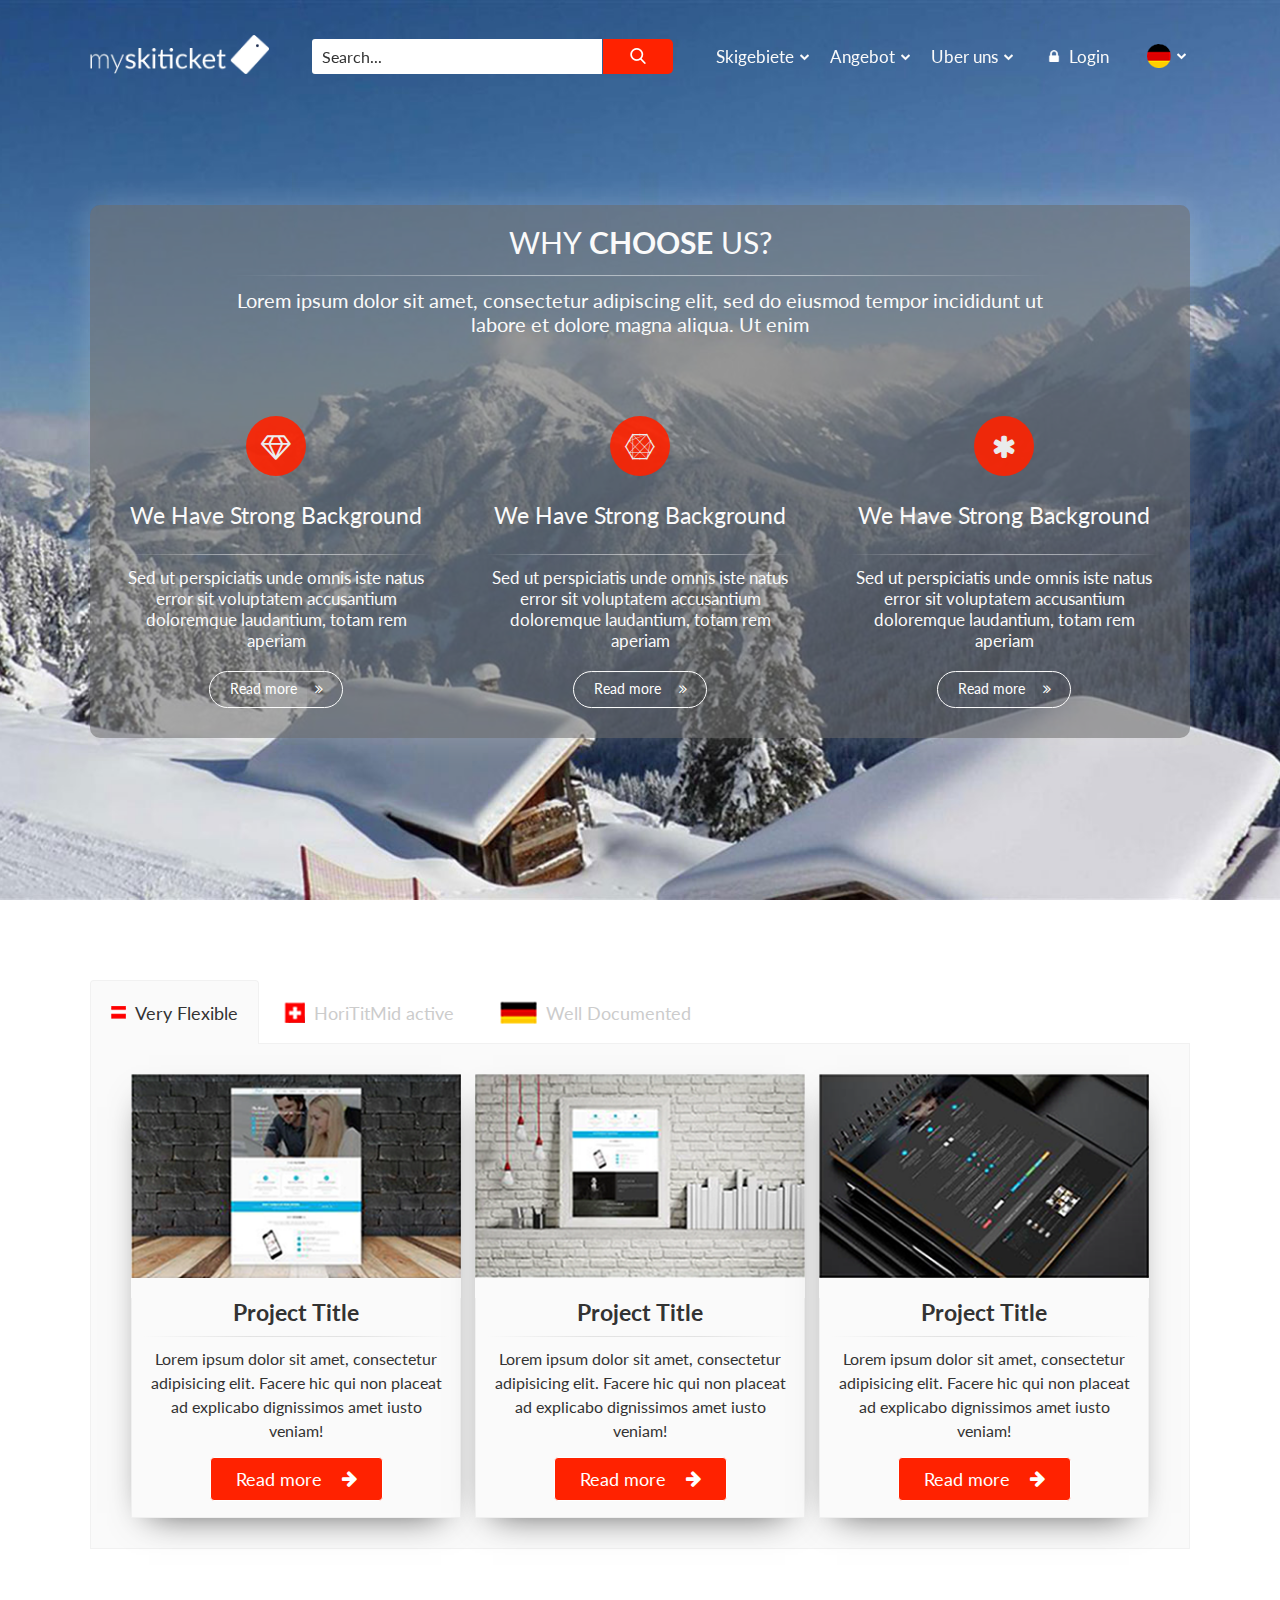
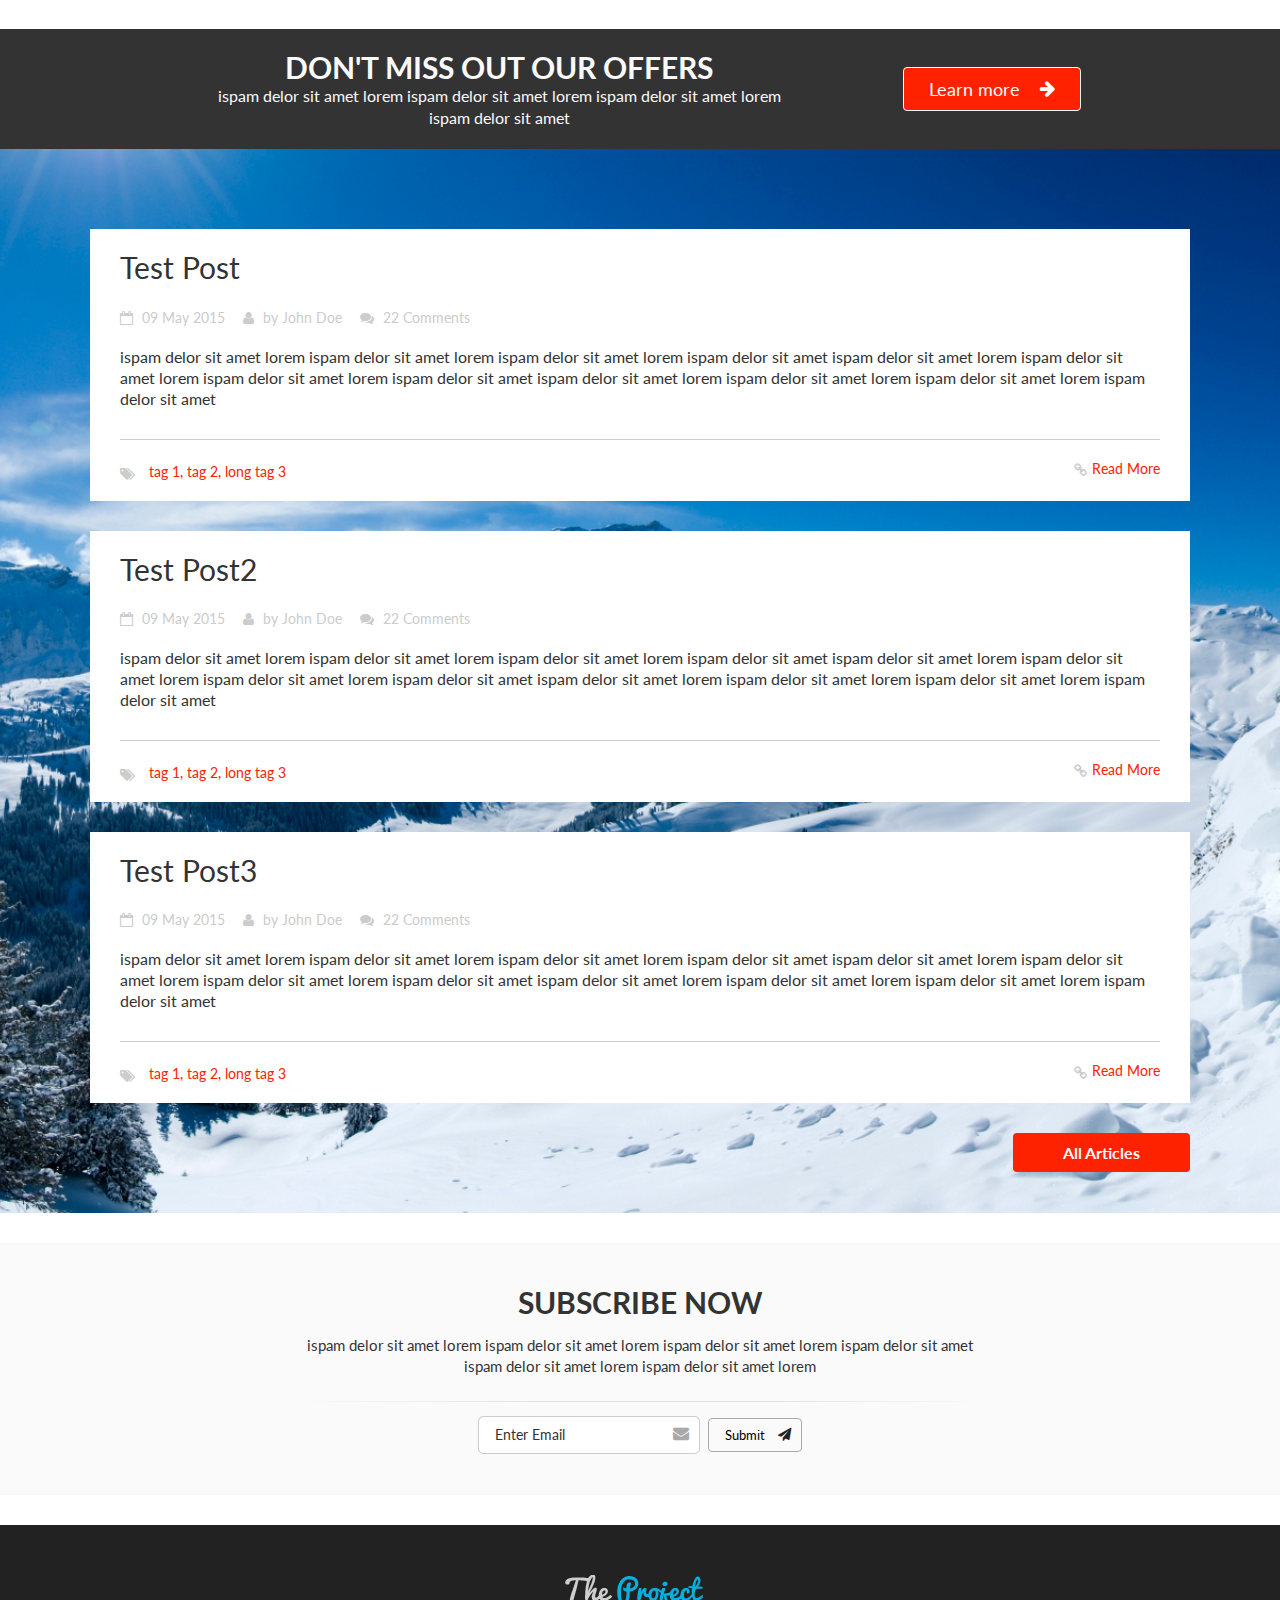
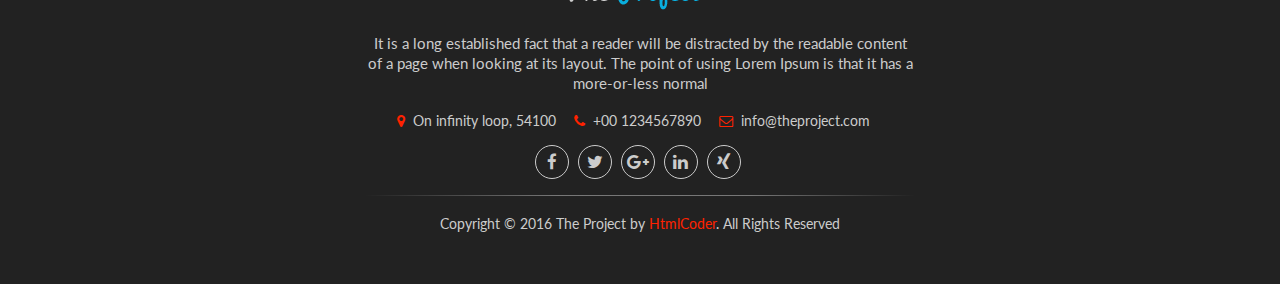
<file: index.html>
<!DOCTYPE html>
<html lang="en">

<head>
    <meta charset="UTF-8">
    <meta name="description" content="">
    <meta name="keywords" content="">
    <meta name="viewport" content="width=device-width, 
    initial-scale=1.0">
    <meta name="MobileOptimized" content="320">
    <meta name="HandheldFriendly" content="true">
    <title>My Skiticket</title>
    <link rel="shortcut icon" href="img/favicon.ico" type="image/x-icon">
    <link href="https://fonts.googleapis.com/css?family=Lato:400,600,700" rel="stylesheet">
    <link rel="stylesheet" href="css/font-awesome.css">
    <link rel="stylesheet" href="css/main.css">
    <link rel="stylesheet" href="css/index.css">
    <script src="js/jquery-1.7.2.min.js"></script>
</head>

<body>
    <div class="bglayer_menu"></div>
    <div class="bg_menu"></div>
    <div class="menu_mob">
        <div class="close_menu">
            <img src="img/close.png" alt="">
        </div>
        <div class="body_menu_mob">
            <div class="main_menu_mob">
                <ul class="ul_mob">
                    <li class="drop_mob li_1">
                        <a href="#" class="a_mob_menu">
                            <span>Skigebiete</span>
                            <i class="fa fa-chevron-down"></i>
                        </a>
                        <div class="drop_menu_mob dr_1">
                            <div class="body_menu">
                                <div class="drop_box">
                                    <div class="title_h4 tl_1">
                                        <h4>Osterreich</h4>
                                        <img src="img/flg_1.png" alt="">
                                        <i class="fa fa-chevron-down"></i>
                                    </div>
                                    <ul class="ul_1">
                                        <li><i class="fa fa-angle-right" aria-hidden="true"></i><a title="link" href="#">St. Anton am Arlberg</a></li>
                                        <li><i class="fa fa-angle-right" aria-hidden="true"></i><a title="link" href="#">Obergurgl</a></li>
                                        <li><i class="fa fa-angle-right" aria-hidden="true"></i><a title="link" href="#">Solden</a></li>
                                        <li><i class="fa fa-angle-right" aria-hidden="true"></i><a title="link" href="#">Ischgl</a></li>
                                        <li class="txtColorRed"><i class="fa fa-angle-right" aria-hidden="true"></i><a title="link" href="#">All Ski Resorts</a></li>
                                    </ul>
                                </div>
                                <div class="drop_box">
                                    <div class="title_h4 tl_2">
                                        <h4>Schweiz</h4>
                                        <img src="img/flg_2.png " alt=" ">
                                        <i class="fa fa-chevron-down"></i>
                                    </div>
                                    <ul class="ul_2">
                                        <li><i class="fa fa-angle-right " aria-hidden="true "></i><a title="link " href="# ">Leukerbad/Torrent</a></li>
                                        <li><i class="fa fa-angle-right " aria-hidden="true "></i><a title="link " href="# ">Flims-Laax-Falera</a></li>
                                        <li><i class="fa fa-angle-right " aria-hidden="true "></i><a title="link " href="# ">Zermatt</a></li>
                                        <li><i class="fa fa-angle-right " aria-hidden="true "></i><a title="link " href="# ">Brigels</a></li>
                                        <li class="txtColorRed "><i class="fa fa-angle-right " aria-hidden="true "></i><a title="link " href="# ">All Ski Resorts</a></li>
                                    </ul>
                                </div>
                                <div class="drop_box ">
                                    <div class="title_h4 tl_3">
                                        <h4>Deutschland</h4>
                                        <img src="img/flg_3.png " alt=" ">
                                        <i class="fa fa-chevron-down"></i>
                                    </div>
                                    <ul class="ul_3">
                                        <li><i class="fa fa-angle-right " aria-hidden="true "></i><a title="link " href="# ">Zugspitze</a></li>
                                        <li><i class="fa fa-angle-right " aria-hidden="true "></i><a title="link " href="# ">Grober Arber</a></li>
                                        <li><i class="fa fa-angle-right " aria-hidden="true "></i><a title="link " href="# ">Willingen</a></li>
                                        <li class="txtColorRed "><i class="fa fa-angle-right " aria-hidden="true "></i><a title="link " href="# ">All Ski Resorts</a></li>
                                    </ul>
                                </div>
                                <div class="drop_box ">
                                    <div class="title_h4 tl_4">
                                        <h4>Italy</h4>
                                        <img src="img/flg_4.gif " alt=" ">
                                        <i class="fa fa-chevron-down"></i>
                                    </div>
                                    <ul class="ul_4">
                                        <li><i class="fa fa-angle-right " aria-hidden="true "></i><a title="link " href="# ">St. Anton am Arlberg</a></li>
                                        <li><i class="fa fa-angle-right " aria-hidden="true "></i><a title="link " href="# ">Obergurgl</a></li>
                                        <li><i class="fa fa-angle-right " aria-hidden="true "></i><a title="link " href="# ">Ischgl</a></li>
                                        <li><i class="fa fa-angle-right " aria-hidden="true "></i><a title="link " href="# ">Ischgl</a></li>
                                        <li class="txtColorRed "><i class="fa fa-angle-right " aria-hidden="true "></i><a title="link " href="# ">All Ski Resorts</a></li>
                                    </ul>
                                </div>
                                <div class="drop_box ">
                                    <div class="title_h4 tl_5">
                                        <h4>Franch</h4>
                                        <img src="img/flg_5.png " alt=" ">
                                        <i class="fa fa-chevron-down"></i>
                                    </div>
                                    <ul class="ul_5">
                                        <li><i class="fa fa-angle-right " aria-hidden="true "></i><a title="link " href="# ">St. Anton am Arlberg</a></li>
                                        <li><i class="fa fa-angle-right " aria-hidden="true "></i><a title="link " href="# ">Obergurgl</a></li>
                                        <li><i class="fa fa-angle-right " aria-hidden="true "></i><a title="link " href="# ">Ischgl</a></li>
                                        <li><i class="fa fa-angle-right " aria-hidden="true "></i><a title="link " href="# ">Ischgl</a></li>
                                        <li class="txtColorRed "><i class="fa fa-angle-right " aria-hidden="true "></i><a title="link " href="# ">All Ski Resorts</a></li>
                                    </ul>
                                </div>
                                <a title="Skigebiet " href="# " class="fullWidthButn ">Skigebiet finden</a>
                            </div>
                        </div>
                    </li>
                    <li class="drop_mob li_2">
                        <a href="#" class="a_mob_menu">
                            <span>Angebot</span>
                            <i class="fa fa-chevron-down "></i>
                        </a>
                        <div class="drop_menu_mob dr_2">
                            <div class="body_menu">
                                <div class="drop_box">
                                    <h4 class=" ">Unser Angebot</h4>
                                    <ul>
                                        <li class="txtColorRed "><i class="fa fa-angle-right " aria-hidden="true "></i><a title="Skipass " href="# ">Skipass</a></li>
                                        <li class="txtColorRed "><i class="fa fa-angle-right " aria-hidden="true "></i><a title="Skiverleih " href="# ">Skiverleih</a></li>
                                        <li class="txtColorRed "><i class="fa fa-angle-right " aria-hidden="true "></i><a title="link " href="# ">Keycard bestellen</a></li>
                                        <li><i class="fa fa-angle-right " aria-hidden="true "></i><a title="link " href="# ">Blog / Magazine</a></li>
                                    </ul>
                                    <a title="Skigebiet" href="#" class="fullWidthButn">Skigebiet finden</a>
                                </div>
                                <div class="drop_box ">
                                    <a href="# " class=" " title="menuImg ">
                                        <img src="img/bg.jpg" class="menu_img" alt="Image " title="Image ">
                                    </a>
                                </div>
                                <div class="clearfix"></div>
                            </div>
                        </div>
                    </li>
                    <li class="drop_mob li_3">
                        <a href="#" class="a_mob_menu">
                            <span>Uber uns</span>
                            <i class="fa fa-chevron-down "></i>
                        </a>
                        <div class="drop_menu_mob dr_3">
                            <div class="body_menu">
                                <div class="drop_box">
                                    <h4 class=" ">Uber Uns</h4>
                                    <ul>
                                        <li><i class="fa fa-angle-right " aria-hidden="true "></i><a title="Faq " href="# ">Faq</a></li>
                                        <li><i class="fa fa-angle-right " aria-hidden="true "></i><a title="Wer wir sind " href="# ">Wer wir sind</a></li>
                                        <li><i class="fa fa-angle-right " aria-hidden="true "></i><a title="Wer wir machen " href="# ">Wer wir machen</a></li>
                                        <li><i class="fa fa-angle-right " aria-hidden="true "></i><a title="Presse " href="# ">Presse</a></li>
                                        <li><i class="fa fa-angle-right " aria-hidden="true "></i><a title="Jobs " href="# ">Jobs</a></li>
                                        <li><i class="fa fa-angle-right " aria-hidden="true "></i><a title="Datenschutz " href="# ">Datenschutz</a></li>
                                        <li><i class="fa fa-angle-right " aria-hidden="true "></i><a title="Impressum " href="# ">Impressum</a></li>
                                    </ul>
                                    <a title="Skigebiet" href="#" class="fullWidthButn">Kontakt</a>
                                </div>
                            </div>
                        </div>
                    </li>
                </ul>
                <a href="# " class="login ">
                    <i class="fa fa-lock"></i>
                    <span>Login</span>
                </a>
                <div class="lang_mob li_4">
                    <a href="# " class="ger lang_m">
                        <img src="img/spanBg.png " alt=" ">
                        <i class="fa fa-chevron-down "></i>
                    </a>
                    <div class="drop_menu_mob dr_4">
                        <div class="body_menu">
                            <div class="drop_box">
                                <ul>
                                    <li>
                                        <a title="Lenguage " href="# "><img src="img/flug1.png " alt="Image " title="Image " />
                                            <span>English</span>
                                        </a>
                                    </li>
                                    <li>
                                        <a title="Lenguage " href="# "><img src="img/flug2.png " alt="Image " title="Image " /><span>Deutsch</span></a>
                                    </li>
                                    <li>
                                        <a title="Lenguage " href="# "><img src="img/flug3.png " alt="Image " title="Image " /><span>Italieno</span></a>
                                    </li>
                                    <li>
                                        <a title="Lenguage " href="# "><img src="img/flug4.png " alt="Image " title="Image " /><span>Franchis</span></a>
                                    </li>
                                </ul>
                            </div>
                        </div>
                    </div>
                </div>
            </div>
        </div>
    </div>
    <header>
        <div class="wrapper">
            <div class="body_header">
                <div class="logo">
                    <a href="#">
                        <img src="img/logo.png" alt="">
                    </a>
                </div>
                <div class="search_top">
                    <form action="">
                        <input type="text" placeholder="Search...">
                        <button></button>
                    </form>
                    <div class="btn_menu_mob">
                        <i class="fa fa-bars" aria-hidden="true"></i>
                    </div>
                </div>
                <div class="menu_top">
                    <ul>
                        <li class="dropdown">
                            <a href="#">
                                <span>Skigebiete</span>
                                <i class="fa fa-chevron-down"></i>
                            </a>
                            <div class="drop_menu fullwidthMenu">
                                <div class="body_menu">
                                    <div class="drop_box">
                                        <div class="title_h4">
                                            <h4>Osterreich</h4>
                                            <img src="img/flg_1.png" alt="">
                                        </div>
                                        <ul>
                                            <li><i class="fa fa-angle-right" aria-hidden="true"></i><a title="link" href="#">St. Anton am Arlberg</a></li>
                                            <li><i class="fa fa-angle-right" aria-hidden="true"></i><a title="link" href="#">Obergurgl</a></li>
                                            <li><i class="fa fa-angle-right" aria-hidden="true"></i><a title="link" href="#">Solden</a></li>
                                            <li><i class="fa fa-angle-right" aria-hidden="true"></i><a title="link" href="#">Ischgl</a></li>
                                            <li class="txtColorRed"><i class="fa fa-angle-right" aria-hidden="true"></i><a title="link" href="#">All Ski Resorts</a></li>
                                        </ul>
                                    </div>
                                    <div class="drop_box">
                                        <div class="title_h4">
                                            <h4>Schweiz</h4>
                                            <img src="img/flg_2.png " alt=" ">
                                        </div>
                                        <ul>
                                            <li><i class="fa fa-angle-right " aria-hidden="true "></i><a title="link " href="# ">Leukerbad/Torrent</a></li>
                                            <li><i class="fa fa-angle-right " aria-hidden="true "></i><a title="link " href="# ">Flims-Laax-Falera</a></li>
                                            <li><i class="fa fa-angle-right " aria-hidden="true "></i><a title="link " href="# ">Zermatt</a></li>
                                            <li><i class="fa fa-angle-right " aria-hidden="true "></i><a title="link " href="# ">Brigels</a></li>
                                            <li class="txtColorRed "><i class="fa fa-angle-right " aria-hidden="true "></i><a title="link " href="# ">All Ski Resorts</a></li>
                                        </ul>
                                    </div>
                                    <div class="drop_box ">
                                        <div class="title_h4">
                                            <h4>Deutschland</h4>
                                            <img src="img/flg_3.png " alt=" ">
                                        </div>
                                        <ul>
                                            <li><i class="fa fa-angle-right " aria-hidden="true "></i><a title="link " href="# ">Zugspitze</a></li>
                                            <li><i class="fa fa-angle-right " aria-hidden="true "></i><a title="link " href="# ">Grober Arber</a></li>
                                            <li><i class="fa fa-angle-right " aria-hidden="true "></i><a title="link " href="# ">Willingen</a></li>
                                            <li class="txtColorRed "><i class="fa fa-angle-right " aria-hidden="true "></i><a title="link " href="# ">All Ski Resorts</a></li>
                                        </ul>
                                    </div>
                                    <div class="drop_box ">
                                        <div class="title_h4">
                                            <h4>Italy</h4>
                                            <img src="img/flg_4.gif " alt=" ">
                                        </div>
                                        <ul>
                                            <li><i class="fa fa-angle-right " aria-hidden="true "></i><a title="link " href="# ">St. Anton am Arlberg</a></li>
                                            <li><i class="fa fa-angle-right " aria-hidden="true "></i><a title="link " href="# ">Obergurgl</a></li>
                                            <li><i class="fa fa-angle-right " aria-hidden="true "></i><a title="link " href="# ">Ischgl</a></li>
                                            <li><i class="fa fa-angle-right " aria-hidden="true "></i><a title="link " href="# ">Ischgl</a></li>
                                            <li class="txtColorRed "><i class="fa fa-angle-right " aria-hidden="true "></i><a title="link " href="# ">All Ski Resorts</a></li>
                                        </ul>
                                    </div>
                                    <div class="drop_box ">
                                        <div class="title_h4">
                                            <h4>Franch</h4>
                                            <img src="img/flg_5.png " alt=" ">
                                        </div>
                                        <ul>
                                            <li><i class="fa fa-angle-right " aria-hidden="true "></i><a title="link " href="# ">St. Anton am Arlberg</a></li>
                                            <li><i class="fa fa-angle-right " aria-hidden="true "></i><a title="link " href="# ">Obergurgl</a></li>
                                            <li><i class="fa fa-angle-right " aria-hidden="true "></i><a title="link " href="# ">Ischgl</a></li>
                                            <li><i class="fa fa-angle-right " aria-hidden="true "></i><a title="link " href="# ">Ischgl</a></li>
                                            <li class="txtColorRed "><i class="fa fa-angle-right " aria-hidden="true "></i><a title="link " href="# ">All Ski Resorts</a></li>
                                        </ul>
                                    </div>
                                    <a title="Skigebiet " href="# " class="fullWidthButn ">Skigebiet finden</a>
                                </div>
                            </div>
                        </li>
                        <li class="dropdown">
                            <a href="# ">
                                <span>Angebot</span>
                                <i class="fa fa-chevron-down "></i>
                            </a>
                            <div class="drop_menu fullwidthMenu">
                                <div class="body_menu">
                                    <div class="drop_box">
                                        <h4 class=" ">Unser Angebot</h4>
                                        <ul>
                                            <li class="txtColorRed "><i class="fa fa-angle-right " aria-hidden="true "></i><a title="Skipass " href="# ">Skipass</a></li>
                                            <li class="txtColorRed "><i class="fa fa-angle-right " aria-hidden="true "></i><a title="Skiverleih " href="# ">Skiverleih</a></li>
                                            <li class="txtColorRed "><i class="fa fa-angle-right " aria-hidden="true "></i><a title="link " href="# ">Keycard bestellen</a></li>
                                            <li><i class="fa fa-angle-right " aria-hidden="true "></i><a title="link " href="# ">Blog / Magazine</a></li>
                                        </ul>
                                        <a title="Skigebiet" href="#" class="fullWidthButn">Skigebiet finden</a>
                                    </div>
                                    <div class="drop_box ">
                                        <a href="# " class=" " title="menuImg ">
                                            <img src="img/bg.jpg " alt="Image " title="Image ">
                                        </a>
                                    </div>
                                    <div class="clearfix"></div>
                                </div>
                            </div>
                        </li>
                        <li class="dropdown ">
                            <a href="# ">
                                <span>Uber uns</span>
                                <i class="fa fa-chevron-down "></i>
                            </a>
                            <div class="drop_menu">
                                <div class="body_menu">
                                    <div class="drop_box">
                                        <h4 class=" ">Uber Uns</h4>
                                        <ul>
                                            <li><i class="fa fa-angle-right " aria-hidden="true "></i><a title="Faq " href="# ">Faq</a></li>
                                            <li><i class="fa fa-angle-right " aria-hidden="true "></i><a title="Wer wir sind " href="# ">Wer wir sind</a></li>
                                            <li><i class="fa fa-angle-right " aria-hidden="true "></i><a title="Wer wir machen " href="# ">Wer wir machen</a></li>
                                            <li><i class="fa fa-angle-right " aria-hidden="true "></i><a title="Presse " href="# ">Presse</a></li>
                                            <li><i class="fa fa-angle-right " aria-hidden="true "></i><a title="Jobs " href="# ">Jobs</a></li>
                                            <li><i class="fa fa-angle-right " aria-hidden="true "></i><a title="Datenschutz " href="# ">Datenschutz</a></li>
                                            <li><i class="fa fa-angle-right " aria-hidden="true "></i><a title="Impressum " href="# ">Impressum</a></li>
                                        </ul>
                                        <a title="Skigebiet" href="#" class="fullWidthButn">Kontakt</a>
                                    </div>
                                </div>
                            </div>
                        </li>
                    </ul>
                </div>
                <a href="# " class="login ">
                 Login
                </a>
                <div class="lang ">
                    <a href="# " class="ger lang_m ">
                        <img src="img/spanBg.png " alt=" ">
                        <i class="fa fa-chevron-down "></i>
                    </a>
                    <div class="drop_menu">
                        <div class="body_menu">
                            <div class="drop_box">
                                <ul>
                                    <li>
                                        <a title="Lenguage " href="# "><img src="img/flug1.png " alt="Image " title="Image " />
                                            <span>English</span>
                                        </a>
                                    </li>
                                    <li>
                                        <a title="Lenguage " href="# "><img src="img/flug2.png " alt="Image " title="Image " /><span>Deutsch</span></a>
                                    </li>
                                    <li>
                                        <a title="Lenguage " href="# "><img src="img/flug3.png " alt="Image " title="Image " /><span>Italieno</span></a>
                                    </li>
                                    <li>
                                        <a title="Lenguage " href="# "><img src="img/flug4.png " alt="Image " title="Image " /><span>Franchis</span></a>
                                    </li>
                                </ul>
                            </div>
                        </div>
                    </div>
                </div>
            </div>
        </div>
    </header>
    <section class="one">
        <div class="wrapper">
            <div class="body_one">
                <div class="block_info_top">
                    <div class="title_one">
                        <h1>WHY <span>CHOOSE</span> US?</h1>
                        <div class="line"></div>
                        <p>Lorem ipsum dolor sit amet, consectetur adipiscing elit, sed do eiusmod tempor incididunt ut
                            <br> labore et dolore magna aliqua. Ut enim</p>
                    </div>
                    <ul>
                        <li>
                            <div class="bl_el ">
                                <i class="fa fa-diamond "></i>
                            </div>
                            <span>We Have Strong Background</span>
                            <div class="line "></div>
                            <p>Sed ut perspiciatis unde omnis iste natus error sit voluptatem accusantium doloremque laudantium, totam rem aperiam</p>
                            <a href="# ">Read more
                            <i class="fa fa-angle-double-right "></i></a>
                        </li>
                        <li>
                            <div class="bl_el ">
                                <i class="fa fa-connectdevelop "></i>
                            </div>
                            <span>We Have Strong Background</span>
                            <div class="line "></div>
                            <p>Sed ut perspiciatis unde omnis iste natus error sit voluptatem accusantium doloremque laudantium, totam rem aperiam</p>
                            <a href="# ">Read more
                            <i class="fa fa-angle-double-right "></i></a>
                        </li>
                        <li>
                            <div class="bl_el ">
                                <i class="fa fa-asterisk "></i>
                            </div>
                            <span>We Have Strong Background</span>
                            <div class="line "></div>
                            <p>Sed ut perspiciatis unde omnis iste natus error sit voluptatem accusantium doloremque laudantium, totam rem aperiam</p>
                            <a href="# ">Read more
                            <i class="fa fa-angle-double-right "></i></a>
                        </li>
                    </ul>
                </div>
            </div>
        </div>
    </section>
    <section class="two ">
        <div class="wrapper ">
            <div class="body_two ">
                <div class="tab_main ">
                    <div class="tab_btn ">
                        <div class="btn_tab btn_tab_1 main_btn active "  onclick="switchTab(1)">
                            <img src="img/flg_1.png " alt=" ">
                            <span>Very Flexible</span>
                        </div>
                        <div class="btn_tab btn_tab_2 main_btn "  onclick="switchTab(2)">
                            <img src="img/plugIcon.png " alt=" ">
                            <span>HoriTitMid active</span>
                        </div>
                        <div class="btn_tab btn_tab_3 main_btn "  onclick="switchTab(3)">
                            <img src="img/flag3.png " alt=" ">
                            <span>Well Documented</span>
                        </div>
                    </div>
                    <div class="tab_content ">
                        <div class="body_tabs ">
                            <div class="tab_1 tab">
                                <ul>
                                    <li>
                                        <img src="img/1.png " alt=" ">
                                        <div class="body_li ">
                                            <strong>Project Title</strong>
                                            <div class="line "></div>
                                            <p>Lorem ipsum dolor sit amet, consectetur adipisicing elit. Facere hic qui non placeat ad explicabo dignissimos amet iusto veniam!</p>
                                            <a href="# " class="a_more ">Read more<i class="fa fa-arrow-right pl-20 "></i>
                                            </a>
                                        </div>
                                    </li>
                                    <li>
                                        <img src="img/2.png " alt=" ">
                                        <div class="body_li ">
                                            <strong>Project Title</strong>
                                            <div class="line "></div>
                                            <p>Lorem ipsum dolor sit amet, consectetur adipisicing elit. Facere hic qui non placeat ad explicabo dignissimos amet iusto veniam!</p>
                                            <a href="# " class="a_more ">Read more<i class="fa fa-arrow-right pl-20 "></i>
                                            </a>
                                        </div>
                                    </li>
                                    <li>
                                        <img src="img/3.png " alt=" ">
                                        <div class="body_li ">
                                            <strong>Project Title</strong>
                                            <div class="line "></div>
                                            <p>Lorem ipsum dolor sit amet, consectetur adipisicing elit. Facere hic qui non placeat ad explicabo dignissimos amet iusto veniam!</p>
                                            <a href="# " class="a_more ">Read more<i class="fa fa-arrow-right pl-20 "></i>
                                            </a>
                                        </div>
                                    </li>
                                </ul>
                            </div>
                            <div class="tab_2 tab" style="display: none; ">
                                <ul>
                                    <li>
                                        <img src="img/2.png " alt=" ">
                                        <div class="body_li ">
                                            <strong>Project Title</strong>
                                            <div class="line "></div>
                                            <p>Lorem ipsum dolor sit amet, consectetur adipisicing elit. Facere hic qui non placeat ad explicabo dignissimos amet iusto veniam!</p>
                                            <a href="# " class="a_more ">Read more<i class="fa fa-arrow-right pl-20 "></i>
                                            </a>
                                        </div>
                                    </li>
                                    <li>
                                        <img src="img/3.png " alt=" ">
                                        <div class="body_li ">
                                            <strong>Project Title</strong>
                                            <div class="line "></div>
                                            <p>Lorem ipsum dolor sit amet, consectetur adipisicing elit. Facere hic qui non placeat ad explicabo dignissimos amet iusto veniam!</p>
                                            <a href="# " class="a_more ">Read more<i class="fa fa-arrow-right pl-20 "></i>
                                            </a>
                                        </div>
                                    </li>
                                    <li>
                                        <img src="img/1.png " alt=" ">
                                        <div class="body_li ">
                                            <strong>Project Title</strong>
                                            <div class="line "></div>
                                            <p>Lorem ipsum dolor sit amet, consectetur adipisicing elit. Facere hic qui non placeat ad explicabo dignissimos amet iusto veniam!</p>
                                            <a href="# " class="a_more ">Read more<i class="fa fa-arrow-right pl-20 "></i>
                                            </a>
                                        </div>
                                    </li>
                                </ul>
                            </div>
                            <div class="tab_3 tab" style="display: none; ">
                                <ul>
                                    <li>
                                        <img src="img/3.png " alt=" ">
                                        <div class="body_li ">
                                            <strong>Project Title</strong>
                                            <div class="line "></div>
                                            <p>Lorem ipsum dolor sit amet, consectetur adipisicing elit. Facere hic qui non placeat ad explicabo dignissimos amet iusto veniam!</p>
                                            <a href="# " class="a_more ">Read more<i class="fa fa-arrow-right pl-20 "></i>
                                            </a>
                                        </div>
                                    </li>
                                    <li>
                                        <img src="img/1.png " alt=" ">
                                        <div class="body_li ">
                                            <strong>Project Title</strong>
                                            <div class="line "></div>
                                            <p>Lorem ipsum dolor sit amet, consectetur adipisicing elit. Facere hic qui non placeat ad explicabo dignissimos amet iusto veniam!</p>
                                            <a href="# " class="a_more ">Read more<i class="fa fa-arrow-right pl-20 "></i>
                                            </a>
                                        </div>
                                    </li>
                                    <li>
                                        <img src="img/2.png " alt=" ">
                                        <div class="body_li ">
                                            <strong>Project Title</strong>
                                            <div class="line "></div>
                                            <p>Lorem ipsum dolor sit amet, consectetur adipisicing elit. Facere hic qui non placeat ad explicabo dignissimos amet iusto veniam!</p>
                                            <a href="# " class="a_more ">Read more<i class="fa fa-arrow-right pl-20 "></i>
                                            </a>
                                        </div>
                                    </li>
                                </ul>
                            </div>
                        </div>
                    </div>
                </div>
            </div>
        </div>
    </section>
    <section class="sct_middle ">
        <div class="wrapper ">
            <div class="body_sct_middle ">
                <div class="txt_block ">
                    <strong>DON'T MISS OUT OUR OFFERS</strong>
                    <p>ispam delor sit amet lorem ispam delor sit amet lorem ispam delor sit amet lorem ispam delor sit amet</p>
                </div>
                <a href="# " class="a_more ">Learn more<i class="fa fa-arrow-right pl-20 "></i></a>
            </div>
        </div>
    </section>
    <section class="three ">
        <div class="wrapper ">
            <div class="body_three ">
                <div class="text_post_main ">
                    <a href="# " class="a_title ">
                            Test Post
                        </a>
                    <div class="info_post ">
                        <span><i class="fa fa-calendar-o "></i> 09 May 2015</span>
                        <span><i class="fa fa-user "></i> by John Doe</span>
                        <span><i class="fa fa-comments "></i> 22 Comments</span>
                    </div>
                    <p class="p_comment ">
                        ispam delor sit amet lorem ispam delor sit amet lorem ispam delor sit amet lorem ispam delor sit amet ispam delor sit amet lorem ispam delor sit amet lorem ispam delor sit amet lorem ispam delor sit amet ispam delor sit amet lorem ispam delor sit amet lorem ispam delor sit amet lorem ispam delor sit amet
                    </p>
                    <div class="div_bottom ">
                        <span class="text_left ">
                                    <i class="fa fa-tags "></i>
                                    <a href="# ">tag 1</a>, <a href="# ">tag 2</a>, <a href="# ">long tag 3</a>
                                </span>
                        <a href="# " class="a_right "><i class="fa fa-link "></i>Read More</a>
                        <div class="clearfix "></div>
                    </div>
                </div>
                <div class="text_post_main ">
                    <a href="# " class="a_title ">
                            Test Post2
                        </a>
                    <div class="info_post ">
                        <span><i class="fa fa-calendar-o "></i> 09 May 2015</span>
                        <span><i class="fa fa-user "></i> by John Doe</span>
                        <span><i class="fa fa-comments "></i> 22 Comments</span>
                    </div>
                    <p class="p_comment ">
                        ispam delor sit amet lorem ispam delor sit amet lorem ispam delor sit amet lorem ispam delor sit amet ispam delor sit amet lorem ispam delor sit amet lorem ispam delor sit amet lorem ispam delor sit amet ispam delor sit amet lorem ispam delor sit amet lorem ispam delor sit amet lorem ispam delor sit amet
                    </p>
                    <div class="div_bottom ">
                        <span class="text_left ">
                                    <i class="fa fa-tags "></i>
                                    <a href="# ">tag 1</a>, <a href="# ">tag 2</a>, <a href="# ">long tag 3</a>
                                </span>
                        <a href="# " class="a_right "><i class="fa fa-link "></i>Read More</a>
                        <div class="clearfix "></div>
                    </div>
                </div>
                <div class="text_post_main ">
                    <a href="# " class="a_title ">
                            Test Post3
                        </a>
                    <div class="info_post ">
                        <span><i class="fa fa-calendar-o "></i> 09 May 2015</span>
                        <span><i class="fa fa-user "></i> by John Doe</span>
                        <span><i class="fa fa-comments "></i> 22 Comments</span>
                    </div>
                    <p class="p_comment ">
                        ispam delor sit amet lorem ispam delor sit amet lorem ispam delor sit amet lorem ispam delor sit amet ispam delor sit amet lorem ispam delor sit amet lorem ispam delor sit amet lorem ispam delor sit amet ispam delor sit amet lorem ispam delor sit amet lorem ispam delor sit amet lorem ispam delor sit amet
                    </p>
                    <div class="div_bottom ">
                        <span class="text_left ">
                                    <i class="fa fa-tags "></i>
                                    <a href="# ">tag 1</a>, <a href="# ">tag 2</a>, <a href="# ">long tag 3</a>
                                </span>
                        <a href="# " class="a_right "><i class="fa fa-link "></i>Read More</a>
                        <div class="clearfix "></div>
                    </div>
                </div>
                <a href="# " class="btn_right ">All Articles</a>
            </div>
        </div>
    </section>
    <section class="four ">
        <div class="wrapper ">
            <div class="body_four ">
                <div class="content_four ">
                    <strong>SUBSCRIBE NOW</strong>
                    <p>ispam delor sit amet lorem ispam delor sit amet lorem ispam delor sit amet lorem ispam delor sit amet ispam delor sit amet lorem ispam delor sit amet lorem</p>
                    <div class="line "></div>
                    <form action=" ">
                        <div class="form_inp ">
                            <label for="inp_mail "><i class="fa fa-envelope " aria-hidden="true "></i></label>
                            <input type="text " id="inp_mail " placeholder="Enter Email ">
                        </div>
                        <button>Submit
                            <i class="fa fa-paper-plane " aria-hidden="true "></i></button>
                    </form>
                </div>
            </div>
        </div>
    </section>
    <footer>
        <div class="wrapper ">
            <div class="body_footer ">
                <div class="content_footer ">
                    <a href="# "><img src="img/logo_light_blue.png " title="image " alt="logo_light_blue "></a>
                    <p class="p_txt ">It is a long established fact that a reader will be distracted by the readable content of a page when looking at its layout. The point of using Lorem Ipsum is that it has a more-or-less normal</p>
                    <div class="footer_contact ">
                        <a href="# "><i class="fa fa-map-marker clr " aria-hidden="true "></i> On infinity loop, 54100</a>
                        <a href="# "><i class="fa fa-phone clr " aria-hidden="true "></i> +00 1234567890</a>
                        <a href="# "><i class="fa fa-envelope-o " aria-hidden="true "></i></i> info@theproject.com</a>
                    </div>
                    <div class="social_a ">
                        <a class="facebook " title="socialIcon " href="# "><i class="fa fa-facebook " aria-hidden="true "></i></a>
                        <a class="twit " title="socialIcon " href="# "><i class="fa fa-twitter " aria-hidden="true "></i></a>
                        <a class="google " title="socialIcon " href="# "><i class="fa fa-google-plus " aria-hidden="true "></i></a>
                        <a class="linkd " title="socialIcon " href="# "><i class="fa fa-linkedin " aria-hidden="true "></i></a>
                        <a class="xing " title="socialIcon " href="# "><i class="fa fa-xing " aria-hidden="true "></i></a>
                    </div>
                    <div class="line "></div>
                    <p class="copyright ">Copyright © 2016 The Project by <a href="# ">HtmlCoder</a>. All Rights Reserved</p>
                </div>
            </div>
        </div>
    </footer>
    <script src="js/script.js "></script>
</body>

</html>
</file>
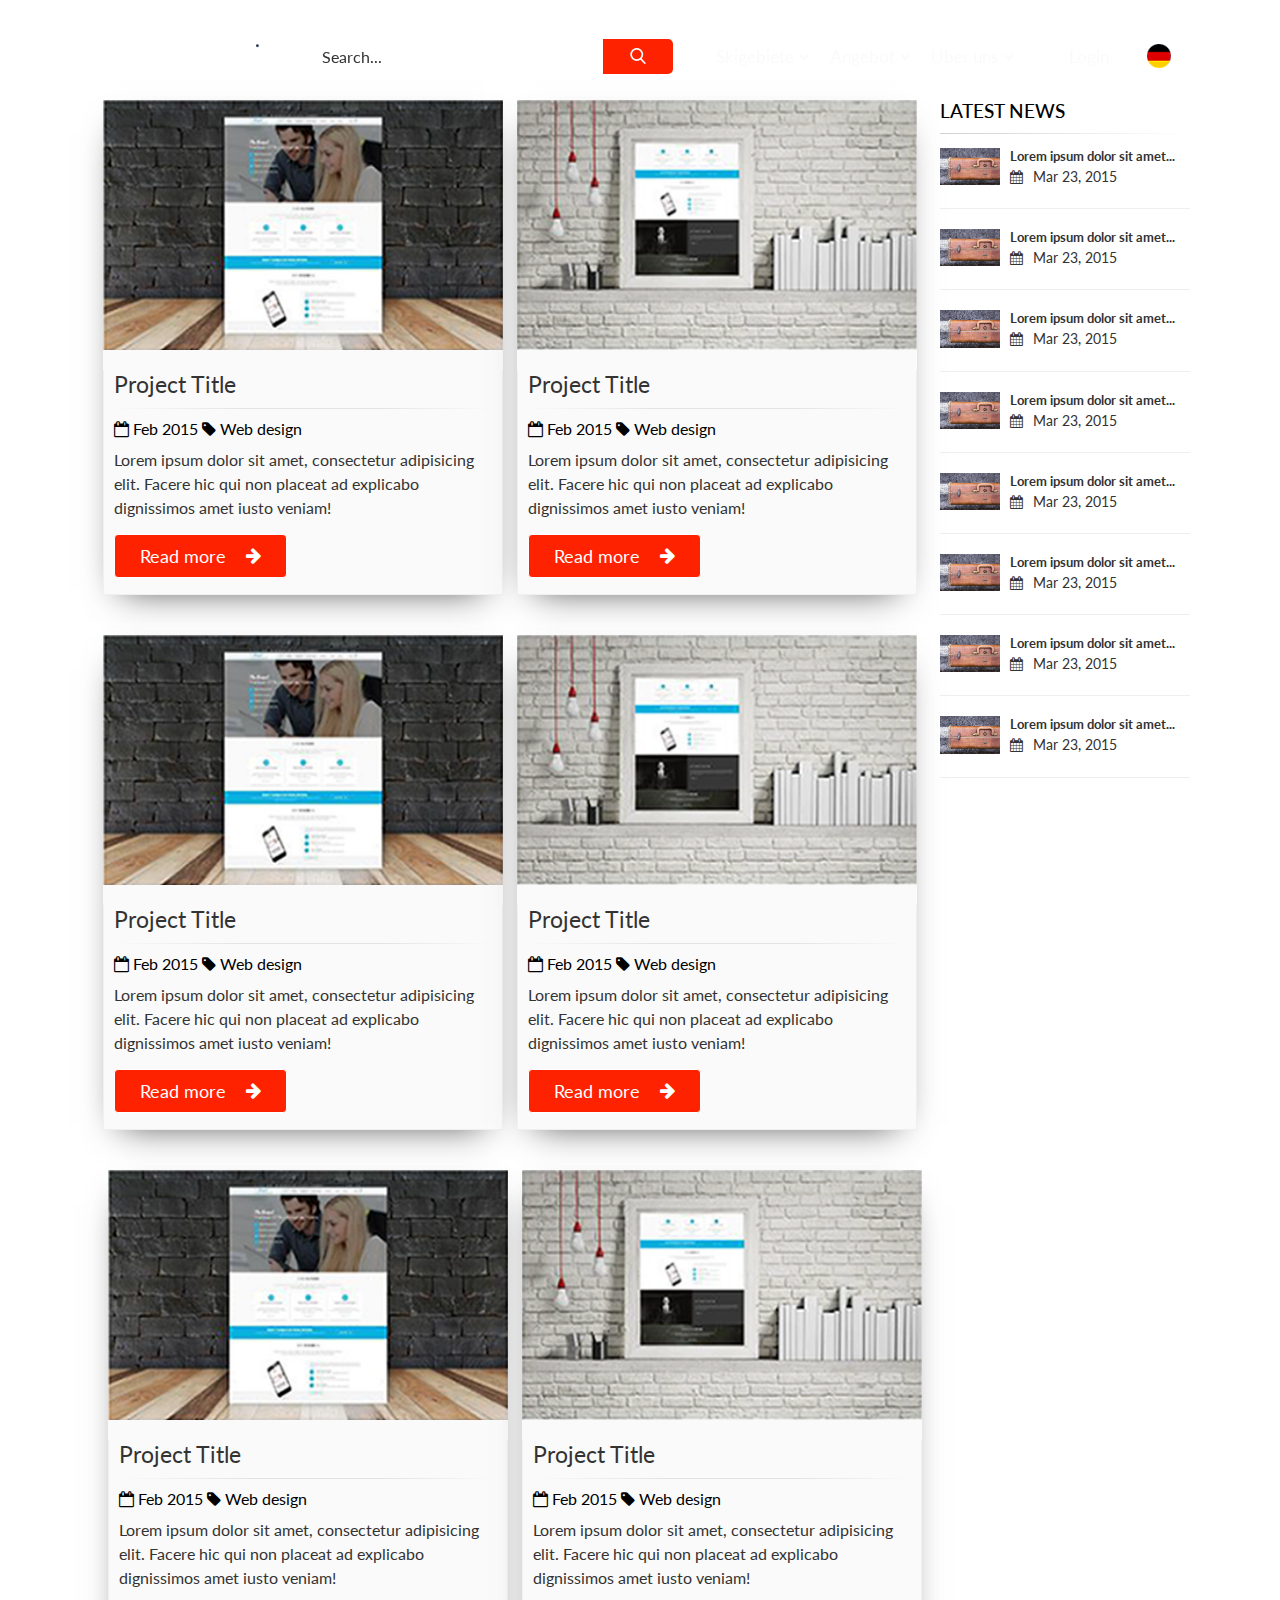
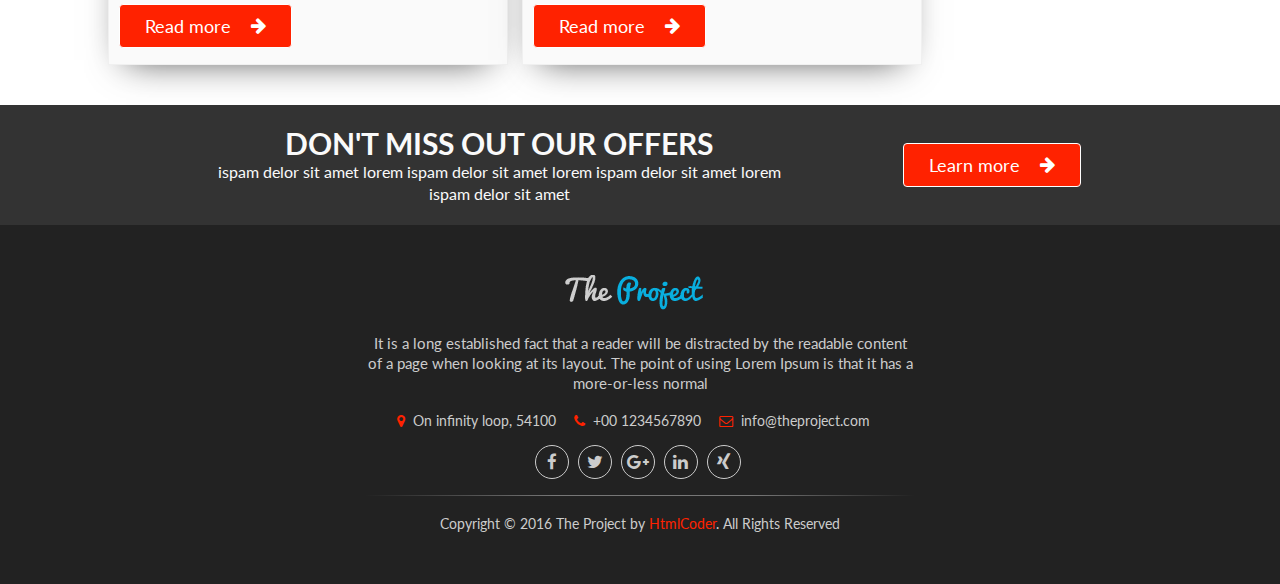
<file: blog_overview.html>
<!DOCTYPE html>
<html lang="en">

<head>
    <meta charset="UTF-8">
    <meta name="description" content="">
    <meta name="keywords" content="">
    <meta name="viewport" content="width=device-width, 
    initial-scale=1.0">
    <meta name="MobileOptimized" content="320">
    <meta name="HandheldFriendly" content="true">
    <title>My Skiticket</title>
    <link rel="shortcut icon" href="img/favicon.ico" type="image/x-icon">
    <link href="https://fonts.googleapis.com/css?family=Lato:400,600,700" rel="stylesheet">
    <link rel="stylesheet" href="css/font-awesome.css">
    <link rel="stylesheet" href="css/main.css">
    <link rel="stylesheet" href="css/blog_overview.css">
    <script src="js/jquery-1.7.2.min.js"></script>
</head>

<body>
    <div class="bglayer_menu"></div>
    <div class="bg_menu"></div>
    <div class="menu_mob">
        <div class="close_menu">
            <img src="img/close.png" alt="">
        </div>
        <div class="body_menu_mob">
            <div class="main_menu_mob">
                <ul class="ul_mob">
                    <li class="drop_mob li_1">
                        <a href="#" class="a_mob_menu">
                            <span>Skigebiete</span>
                            <i class="fa fa-chevron-down"></i>
                        </a>
                        <div class="drop_menu_mob dr_1">
                            <div class="body_menu">
                                <div class="drop_box">
                                    <div class="title_h4 tl_1">
                                        <h4>Osterreich</h4>
                                        <img src="img/flg_1.png" alt="">
                                        <i class="fa fa-chevron-down"></i>
                                    </div>
                                    <ul class="ul_1">
                                        <li><i class="fa fa-angle-right" aria-hidden="true"></i><a title="link" href="#">St. Anton am Arlberg</a></li>
                                        <li><i class="fa fa-angle-right" aria-hidden="true"></i><a title="link" href="#">Obergurgl</a></li>
                                        <li><i class="fa fa-angle-right" aria-hidden="true"></i><a title="link" href="#">Solden</a></li>
                                        <li><i class="fa fa-angle-right" aria-hidden="true"></i><a title="link" href="#">Ischgl</a></li>
                                        <li class="txtColorRed"><i class="fa fa-angle-right" aria-hidden="true"></i><a title="link" href="#">All Ski Resorts</a></li>
                                    </ul>
                                </div>
                                <div class="drop_box">
                                    <div class="title_h4 tl_2">
                                        <h4>Schweiz</h4>
                                        <img src="img/flg_2.png " alt=" ">
                                        <i class="fa fa-chevron-down"></i>
                                    </div>
                                    <ul class="ul_2">
                                        <li><i class="fa fa-angle-right " aria-hidden="true "></i><a title="link " href="# ">Leukerbad/Torrent</a></li>
                                        <li><i class="fa fa-angle-right " aria-hidden="true "></i><a title="link " href="# ">Flims-Laax-Falera</a></li>
                                        <li><i class="fa fa-angle-right " aria-hidden="true "></i><a title="link " href="# ">Zermatt</a></li>
                                        <li><i class="fa fa-angle-right " aria-hidden="true "></i><a title="link " href="# ">Brigels</a></li>
                                        <li class="txtColorRed "><i class="fa fa-angle-right " aria-hidden="true "></i><a title="link " href="# ">All Ski Resorts</a></li>
                                    </ul>
                                </div>
                                <div class="drop_box ">
                                    <div class="title_h4 tl_3">
                                        <h4>Deutschland</h4>
                                        <img src="img/flg_3.png " alt=" ">
                                        <i class="fa fa-chevron-down"></i>
                                    </div>
                                    <ul class="ul_3">
                                        <li><i class="fa fa-angle-right " aria-hidden="true "></i><a title="link " href="# ">Zugspitze</a></li>
                                        <li><i class="fa fa-angle-right " aria-hidden="true "></i><a title="link " href="# ">Grober Arber</a></li>
                                        <li><i class="fa fa-angle-right " aria-hidden="true "></i><a title="link " href="# ">Willingen</a></li>
                                        <li class="txtColorRed "><i class="fa fa-angle-right " aria-hidden="true "></i><a title="link " href="# ">All Ski Resorts</a></li>
                                    </ul>
                                </div>
                                <div class="drop_box ">
                                    <div class="title_h4 tl_4">
                                        <h4>Italy</h4>
                                        <img src="img/flg_4.gif " alt=" ">
                                        <i class="fa fa-chevron-down"></i>
                                    </div>
                                    <ul class="ul_4">
                                        <li><i class="fa fa-angle-right " aria-hidden="true "></i><a title="link " href="# ">St. Anton am Arlberg</a></li>
                                        <li><i class="fa fa-angle-right " aria-hidden="true "></i><a title="link " href="# ">Obergurgl</a></li>
                                        <li><i class="fa fa-angle-right " aria-hidden="true "></i><a title="link " href="# ">Ischgl</a></li>
                                        <li><i class="fa fa-angle-right " aria-hidden="true "></i><a title="link " href="# ">Ischgl</a></li>
                                        <li class="txtColorRed "><i class="fa fa-angle-right " aria-hidden="true "></i><a title="link " href="# ">All Ski Resorts</a></li>
                                    </ul>
                                </div>
                                <div class="drop_box ">
                                    <div class="title_h4 tl_5">
                                        <h4>Franch</h4>
                                        <img src="img/flg_5.png " alt=" ">
                                        <i class="fa fa-chevron-down"></i>
                                    </div>
                                    <ul class="ul_5">
                                        <li><i class="fa fa-angle-right " aria-hidden="true "></i><a title="link " href="# ">St. Anton am Arlberg</a></li>
                                        <li><i class="fa fa-angle-right " aria-hidden="true "></i><a title="link " href="# ">Obergurgl</a></li>
                                        <li><i class="fa fa-angle-right " aria-hidden="true "></i><a title="link " href="# ">Ischgl</a></li>
                                        <li><i class="fa fa-angle-right " aria-hidden="true "></i><a title="link " href="# ">Ischgl</a></li>
                                        <li class="txtColorRed "><i class="fa fa-angle-right " aria-hidden="true "></i><a title="link " href="# ">All Ski Resorts</a></li>
                                    </ul>
                                </div>
                                <a title="Skigebiet " href="# " class="fullWidthButn ">Skigebiet finden</a>
                            </div>
                        </div>
                    </li>
                    <li class="drop_mob li_2">
                        <a href="#" class="a_mob_menu">
                            <span>Angebot</span>
                            <i class="fa fa-chevron-down "></i>
                        </a>
                        <div class="drop_menu_mob dr_2">
                            <div class="body_menu">
                                <div class="drop_box">
                                    <h4 class=" ">Unser Angebot</h4>
                                    <ul>
                                        <li class="txtColorRed "><i class="fa fa-angle-right " aria-hidden="true "></i><a title="Skipass " href="# ">Skipass</a></li>
                                        <li class="txtColorRed "><i class="fa fa-angle-right " aria-hidden="true "></i><a title="Skiverleih " href="# ">Skiverleih</a></li>
                                        <li class="txtColorRed "><i class="fa fa-angle-right " aria-hidden="true "></i><a title="link " href="# ">Keycard bestellen</a></li>
                                        <li><i class="fa fa-angle-right " aria-hidden="true "></i><a title="link " href="# ">Blog / Magazine</a></li>
                                    </ul>
                                    <a title="Skigebiet" href="#" class="fullWidthButn">Skigebiet finden</a>
                                </div>
                                <div class="drop_box ">
                                    <a href="# " class=" " title="menuImg ">
                                        <img src="img/bg.jpg" class="menu_img" alt="Image " title="Image ">
                                    </a>
                                </div>
                                <div class="clearfix"></div>
                            </div>
                        </div>
                    </li>
                    <li class="drop_mob li_3">
                        <a href="#" class="a_mob_menu">
                            <span>Uber uns</span>
                            <i class="fa fa-chevron-down "></i>
                        </a>
                        <div class="drop_menu_mob dr_3">
                            <div class="body_menu">
                                <div class="drop_box">
                                    <h4 class=" ">Uber Uns</h4>
                                    <ul>
                                        <li><i class="fa fa-angle-right " aria-hidden="true "></i><a title="Faq " href="# ">Faq</a></li>
                                        <li><i class="fa fa-angle-right " aria-hidden="true "></i><a title="Wer wir sind " href="# ">Wer wir sind</a></li>
                                        <li><i class="fa fa-angle-right " aria-hidden="true "></i><a title="Wer wir machen " href="# ">Wer wir machen</a></li>
                                        <li><i class="fa fa-angle-right " aria-hidden="true "></i><a title="Presse " href="# ">Presse</a></li>
                                        <li><i class="fa fa-angle-right " aria-hidden="true "></i><a title="Jobs " href="# ">Jobs</a></li>
                                        <li><i class="fa fa-angle-right " aria-hidden="true "></i><a title="Datenschutz " href="# ">Datenschutz</a></li>
                                        <li><i class="fa fa-angle-right " aria-hidden="true "></i><a title="Impressum " href="# ">Impressum</a></li>
                                    </ul>
                                    <a title="Skigebiet" href="#" class="fullWidthButn">Kontakt</a>
                                </div>
                            </div>
                        </div>
                    </li>
                </ul>
                <a href="# " class="login ">
                    <i class="fa fa-lock"></i>
                    <span>Login</span>
                </a>
                <div class="lang_mob li_4">
                    <a href="# " class="ger lang_m">
                        <img src="img/spanBg.png " alt=" ">
                        <i class="fa fa-chevron-down "></i>
                    </a>
                    <div class="drop_menu_mob dr_4">
                        <div class="body_menu">
                            <div class="drop_box">
                                <ul>
                                    <li>
                                        <a title="Lenguage " href="# "><img src="img/flug1.png " alt="Image " title="Image " />
                                            <span>English</span>
                                        </a>
                                    </li>
                                    <li>
                                        <a title="Lenguage " href="# "><img src="img/flug2.png " alt="Image " title="Image " /><span>Deutsch</span></a>
                                    </li>
                                    <li>
                                        <a title="Lenguage " href="# "><img src="img/flug3.png " alt="Image " title="Image " /><span>Italieno</span></a>
                                    </li>
                                    <li>
                                        <a title="Lenguage " href="# "><img src="img/flug4.png " alt="Image " title="Image " /><span>Franchis</span></a>
                                    </li>
                                </ul>
                            </div>
                        </div>
                    </div>
                </div>
            </div>
        </div>
    </div>
    <header>
        <div class="wrapper">
            <div class="body_header">
                <div class="logo">
                    <a href="#">
                        <img src="img/logo.png" alt="">
                    </a>
                </div>
                <div class="search_top">
                    <form action="">
                        <input type="text" placeholder="Search...">
                        <button></button>
                    </form>
                    <div class="btn_menu_mob">
                        <i class="fa fa-bars" aria-hidden="true"></i>
                    </div>
                </div>
                <div class="menu_top">
                    <ul>
                        <li class="dropdown">
                            <a href="#">
                                <span>Skigebiete</span>
                                <i class="fa fa-chevron-down"></i>
                            </a>
                            <div class="drop_menu fullwidthMenu">
                                <div class="body_menu">
                                    <div class="drop_box">
                                        <div class="title_h4">
                                            <h4>Osterreich</h4>
                                            <img src="img/flg_1.png" alt="">
                                        </div>
                                        <ul>
                                            <li><i class="fa fa-angle-right" aria-hidden="true"></i><a title="link" href="#">St. Anton am Arlberg</a></li>
                                            <li><i class="fa fa-angle-right" aria-hidden="true"></i><a title="link" href="#">Obergurgl</a></li>
                                            <li><i class="fa fa-angle-right" aria-hidden="true"></i><a title="link" href="#">Solden</a></li>
                                            <li><i class="fa fa-angle-right" aria-hidden="true"></i><a title="link" href="#">Ischgl</a></li>
                                            <li class="txtColorRed"><i class="fa fa-angle-right" aria-hidden="true"></i><a title="link" href="#">All Ski Resorts</a></li>
                                        </ul>
                                    </div>
                                    <div class="drop_box">
                                        <div class="title_h4">
                                            <h4>Schweiz</h4>
                                            <img src="img/flg_2.png " alt=" ">
                                        </div>
                                        <ul>
                                            <li><i class="fa fa-angle-right " aria-hidden="true "></i><a title="link " href="# ">Leukerbad/Torrent</a></li>
                                            <li><i class="fa fa-angle-right " aria-hidden="true "></i><a title="link " href="# ">Flims-Laax-Falera</a></li>
                                            <li><i class="fa fa-angle-right " aria-hidden="true "></i><a title="link " href="# ">Zermatt</a></li>
                                            <li><i class="fa fa-angle-right " aria-hidden="true "></i><a title="link " href="# ">Brigels</a></li>
                                            <li class="txtColorRed "><i class="fa fa-angle-right " aria-hidden="true "></i><a title="link " href="# ">All Ski Resorts</a></li>
                                        </ul>
                                    </div>
                                    <div class="drop_box ">
                                        <div class="title_h4">
                                            <h4>Deutschland</h4>
                                            <img src="img/flg_3.png " alt=" ">
                                        </div>
                                        <ul>
                                            <li><i class="fa fa-angle-right " aria-hidden="true "></i><a title="link " href="# ">Zugspitze</a></li>
                                            <li><i class="fa fa-angle-right " aria-hidden="true "></i><a title="link " href="# ">Grober Arber</a></li>
                                            <li><i class="fa fa-angle-right " aria-hidden="true "></i><a title="link " href="# ">Willingen</a></li>
                                            <li class="txtColorRed "><i class="fa fa-angle-right " aria-hidden="true "></i><a title="link " href="# ">All Ski Resorts</a></li>
                                        </ul>
                                    </div>
                                    <div class="drop_box ">
                                        <div class="title_h4">
                                            <h4>Italy</h4>
                                            <img src="img/flg_4.gif " alt=" ">
                                        </div>
                                        <ul>
                                            <li><i class="fa fa-angle-right " aria-hidden="true "></i><a title="link " href="# ">St. Anton am Arlberg</a></li>
                                            <li><i class="fa fa-angle-right " aria-hidden="true "></i><a title="link " href="# ">Obergurgl</a></li>
                                            <li><i class="fa fa-angle-right " aria-hidden="true "></i><a title="link " href="# ">Ischgl</a></li>
                                            <li><i class="fa fa-angle-right " aria-hidden="true "></i><a title="link " href="# ">Ischgl</a></li>
                                            <li class="txtColorRed "><i class="fa fa-angle-right " aria-hidden="true "></i><a title="link " href="# ">All Ski Resorts</a></li>
                                        </ul>
                                    </div>
                                    <div class="drop_box ">
                                        <div class="title_h4">
                                            <h4>Franch</h4>
                                            <img src="img/flg_5.png " alt=" ">
                                        </div>
                                        <ul>
                                            <li><i class="fa fa-angle-right " aria-hidden="true "></i><a title="link " href="# ">St. Anton am Arlberg</a></li>
                                            <li><i class="fa fa-angle-right " aria-hidden="true "></i><a title="link " href="# ">Obergurgl</a></li>
                                            <li><i class="fa fa-angle-right " aria-hidden="true "></i><a title="link " href="# ">Ischgl</a></li>
                                            <li><i class="fa fa-angle-right " aria-hidden="true "></i><a title="link " href="# ">Ischgl</a></li>
                                            <li class="txtColorRed "><i class="fa fa-angle-right " aria-hidden="true "></i><a title="link " href="# ">All Ski Resorts</a></li>
                                        </ul>
                                    </div>
                                    <a title="Skigebiet " href="# " class="fullWidthButn ">Skigebiet finden</a>
                                </div>
                            </div>
                        </li>
                        <li class="dropdown">
                            <a href="# ">
                                <span>Angebot</span>
                                <i class="fa fa-chevron-down "></i>
                            </a>
                            <div class="drop_menu fullwidthMenu">
                                <div class="body_menu">
                                    <div class="drop_box">
                                        <h4 class=" ">Unser Angebot</h4>
                                        <ul>
                                            <li class="txtColorRed "><i class="fa fa-angle-right " aria-hidden="true "></i><a title="Skipass " href="# ">Skipass</a></li>
                                            <li class="txtColorRed "><i class="fa fa-angle-right " aria-hidden="true "></i><a title="Skiverleih " href="# ">Skiverleih</a></li>
                                            <li class="txtColorRed "><i class="fa fa-angle-right " aria-hidden="true "></i><a title="link " href="# ">Keycard bestellen</a></li>
                                            <li><i class="fa fa-angle-right " aria-hidden="true "></i><a title="link " href="# ">Blog / Magazine</a></li>
                                        </ul>
                                        <a title="Skigebiet" href="#" class="fullWidthButn">Skigebiet finden</a>
                                    </div>
                                    <div class="drop_box ">
                                        <a href="# " class=" " title="menuImg ">
                                            <img src="img/bg.jpg " alt="Image " title="Image ">
                                        </a>
                                    </div>
                                    <div class="clearfix"></div>
                                </div>
                            </div>
                        </li>
                        <li class="dropdown ">
                            <a href="# ">
                                <span>Uber uns</span>
                                <i class="fa fa-chevron-down "></i>
                            </a>
                            <div class="drop_menu">
                                <div class="body_menu">
                                    <div class="drop_box">
                                        <h4 class=" ">Uber Uns</h4>
                                        <ul>
                                            <li><i class="fa fa-angle-right " aria-hidden="true "></i><a title="Faq " href="# ">Faq</a></li>
                                            <li><i class="fa fa-angle-right " aria-hidden="true "></i><a title="Wer wir sind " href="# ">Wer wir sind</a></li>
                                            <li><i class="fa fa-angle-right " aria-hidden="true "></i><a title="Wer wir machen " href="# ">Wer wir machen</a></li>
                                            <li><i class="fa fa-angle-right " aria-hidden="true "></i><a title="Presse " href="# ">Presse</a></li>
                                            <li><i class="fa fa-angle-right " aria-hidden="true "></i><a title="Jobs " href="# ">Jobs</a></li>
                                            <li><i class="fa fa-angle-right " aria-hidden="true "></i><a title="Datenschutz " href="# ">Datenschutz</a></li>
                                            <li><i class="fa fa-angle-right " aria-hidden="true "></i><a title="Impressum " href="# ">Impressum</a></li>
                                        </ul>
                                        <a title="Skigebiet" href="#" class="fullWidthButn">Kontakt</a>
                                    </div>
                                </div>
                            </div>
                        </li>
                    </ul>
                </div>
                <a href="# " class="login ">
                 Login
                </a>
                <div class="lang ">
                    <a href="# " class="ger lang_m ">
                        <img src="img/spanBg.png " alt=" ">
                        <i class="fa fa-chevron-down "></i>
                    </a>
                    <div class="drop_menu">
                        <div class="body_menu">
                            <div class="drop_box">
                                <ul>
                                    <li>
                                        <a title="Lenguage " href="# "><img src="img/flug1.png " alt="Image " title="Image " />
                                            <span>English</span>
                                        </a>
                                    </li>
                                    <li>
                                        <a title="Lenguage " href="# "><img src="img/flug2.png " alt="Image " title="Image " /><span>Deutsch</span></a>
                                    </li>
                                    <li>
                                        <a title="Lenguage " href="# "><img src="img/flug3.png " alt="Image " title="Image " /><span>Italieno</span></a>
                                    </li>
                                    <li>
                                        <a title="Lenguage " href="# "><img src="img/flug4.png " alt="Image " title="Image " /><span>Franchis</span></a>
                                    </li>
                                </ul>
                            </div>
                        </div>
                    </div>
                </div>
            </div>
        </div>
    </header>
   <section class="body_one">
        <div class="body_tabs">
            <ul>
                                    <li>
                                        <div class="overlay-to-top-container">
                                            <img src="img/1.png " alt=" ">

                                            <div class="overlay-to-top">
												<p class="small margin-clear"><em>App development <br> Lorem ipsum dolor sit</em></p>
											</div>
                                        </div>

                                        <div class="body_li ">
                                            <strong>Project Title</strong>
                                            <div class="line "></div>
                                        <div class="info_post ">
                                            <span><i class="fa fa-calendar-o "></i> Feb 2015</span>
                                            <span><i class="fa fa-tag "></i> Web design</span>
                                        </div>
                                            <p>Lorem ipsum dolor sit amet, consectetur adipisicing elit. Facere hic qui non placeat ad explicabo dignissimos amet iusto veniam!</p>
                                            <a href="# " class="a_more ">Read more<i class="fa fa-arrow-right pl-20 "></i>
                                            </a>
                                        </div>
                                    </li>
                                    <li>
                                        <div class="overlay-to-top-container">
                                            <img src="img/2.png " alt=" ">
                                            <div class="overlay-to-top">
												<p class="small margin-clear"><em>App development <br> Lorem ipsum dolor sit</em></p>
											</div>
                                        </div>
                                        <div class="body_li ">
                                            <strong>Project Title</strong>
                                            <div class="line "></div>
                                            <div class="info_post ">
                                                <span><i class="fa fa-calendar-o "></i> Feb 2015</span>
                                                <span><i class="fa fa-tag "></i> Web design</span>
                                            </div>
                                            <p>Lorem ipsum dolor sit amet, consectetur adipisicing elit. Facere hic qui non placeat ad explicabo dignissimos amet iusto veniam!</p>
                                            <a href="# " class="a_more ">Read more<i class="fa fa-arrow-right pl-20 "></i>
                                            </a>
                                        </div>
                                    </li>
                                    <li>
                                        <div class="overlay-to-top-container">
                                            <img src="img/1.png " alt=" ">

                                            <div class="overlay-to-top">
												<p class="small margin-clear"><em>App development <br> Lorem ipsum dolor sit</em></p>
											</div>
                                        </div>

                                        <div class="body_li ">
                                            <strong>Project Title</strong>
                                            <div class="line "></div>
                                        <div class="info_post ">
                                            <span><i class="fa fa-calendar-o "></i> Feb 2015</span>
                                            <span><i class="fa fa-tag "></i> Web design</span>
                                        </div>
                                            <p>Lorem ipsum dolor sit amet, consectetur adipisicing elit. Facere hic qui non placeat ad explicabo dignissimos amet iusto veniam!</p>
                                            <a href="# " class="a_more ">Read more<i class="fa fa-arrow-right pl-20 "></i>
                                            </a>
                                        </div>
                                    </li>
                                    <li>
                                        <div class="overlay-to-top-container">
                                            <img src="img/2.png " alt=" ">
                                            <div class="overlay-to-top">
												<p class="small margin-clear"><em>App development <br> Lorem ipsum dolor sit</em></p>
											</div>
                                        </div>
                                        <div class="body_li ">
                                            <strong>Project Title</strong>
                                            <div class="line "></div>
                                            <div class="info_post ">
                                                <span><i class="fa fa-calendar-o "></i> Feb 2015</span>
                                                <span><i class="fa fa-tag "></i> Web design</span>
                                            </div>
                                            <p>Lorem ipsum dolor sit amet, consectetur adipisicing elit. Facere hic qui non placeat ad explicabo dignissimos amet iusto veniam!</p>
                                            <a href="# " class="a_more ">Read more<i class="fa fa-arrow-right pl-20 "></i>
                                            </a>
                                        </div>
                                    </li>
                                    <li>
                                        <div class="overlay-to-top-container">
                                            <img src="img/1.png " alt=" ">

                                            <div class="overlay-to-top">
												<p class="small margin-clear"><em>App development <br> Lorem ipsum dolor sit</em></p>
											</div>
                                        </div>

                                        <div class="body_li ">
                                            <strong>Project Title</strong>
                                            <div class="line "></div>
                                        <div class="info_post ">
                                            <span><i class="fa fa-calendar-o "></i> Feb 2015</span>
                                            <span><i class="fa fa-tag "></i> Web design</span>
                                        </div>
                                            <p>Lorem ipsum dolor sit amet, consectetur adipisicing elit. Facere hic qui non placeat ad explicabo dignissimos amet iusto veniam!</p>
                                            <a href="# " class="a_more ">Read more<i class="fa fa-arrow-right pl-20 "></i>
                                            </a>
                                        </div>
                                    </li>
                                    <li>
                                        <div class="overlay-to-top-container">
                                            <img src="img/2.png " alt=" ">
                                            <div class="overlay-to-top">
												<p class="small margin-clear"><em>App development <br> Lorem ipsum dolor sit</em></p>
											</div>
                                        </div>
                                        <div class="body_li ">
                                            <strong>Project Title</strong>
                                            <div class="line "></div>
                                            <div class="info_post ">
                                                <span><i class="fa fa-calendar-o "></i> Feb 2015</span>
                                                <span><i class="fa fa-tag "></i> Web design</span>
                                            </div>
                                            <p>Lorem ipsum dolor sit amet, consectetur adipisicing elit. Facere hic qui non placeat ad explicabo dignissimos amet iusto veniam!</p>
                                            <a href="# " class="a_more ">Read more<i class="fa fa-arrow-right pl-20 "></i>
                                            </a>
                                        </div>
                                    </li>

                                </ul>
                            <div class="latest_news">
                                <h3>LATEST NEWS</h3>
                                <div class="separator"></div>

                                <div class="media margin-clear">
                                    <div class="media-left">
                                        <div class="overlay-container">
                                            <img class="media-object" src="img/blog-thumb-1.jpg" alt="blog-thumb">
                                            <a href="#" class="overlay-link small"><i class="fa fa-link"></i></a>
                                        </div>
                                    </div>
                                    <div class="media-body">
                                        <h6 class="media-heading"><a href="blog-post.html">Lorem ipsum dolor sit amet...</a></h6>
                                        <p class="small margin-clear"><i class="fa fa-calendar pr-10"></i>Mar 23, 2015</p>
                                    </div>
                                    <hr>
                                </div>
                                <div class="media margin-clear">
                                    <div class="media-left">
                                        <div class="overlay-container">
                                            <img class="media-object" src="img/blog-thumb-1.jpg" alt="blog-thumb">
                                            <a href="#" class="overlay-link small"><i class="fa fa-link"></i></a>
                                        </div>
                                    </div>
                                    <div class="media-body">
                                        <h6 class="media-heading"><a href="blog-post.html">Lorem ipsum dolor sit amet...</a></h6>
                                        <p class="small margin-clear"><i class="fa fa-calendar pr-10"></i>Mar 23, 2015</p>
                                    </div>
                                    <hr>
                                </div>
                                <div class="media margin-clear">
                                    <div class="media-left">
                                        <div class="overlay-container">
                                            <img class="media-object" src="img/blog-thumb-1.jpg" alt="blog-thumb">
                                            <a href="#" class="overlay-link small"><i class="fa fa-link"></i></a>
                                        </div>
                                    </div>
                                    <div class="media-body">
                                        <h6 class="media-heading"><a href="blog-post.html">Lorem ipsum dolor sit amet...</a></h6>
                                        <p class="small margin-clear"><i class="fa fa-calendar pr-10"></i>Mar 23, 2015</p>
                                    </div>
                                    <hr>
                                </div>
                                <div class="media margin-clear">
                                    <div class="media-left">
                                        <div class="overlay-container">
                                            <img class="media-object" src="img/blog-thumb-1.jpg" alt="blog-thumb">
                                            <a href="#" class="overlay-link small"><i class="fa fa-link"></i></a>
                                        </div>
                                    </div>
                                    <div class="media-body">
                                        <h6 class="media-heading"><a href="blog-post.html">Lorem ipsum dolor sit amet...</a></h6>
                                        <p class="small margin-clear"><i class="fa fa-calendar pr-10"></i>Mar 23, 2015</p>
                                    </div>
                                    <hr>
                                </div>
                                <div class="media margin-clear">
                                    <div class="media-left">
                                        <div class="overlay-container">
                                            <img class="media-object" src="img/blog-thumb-1.jpg" alt="blog-thumb">
                                            <a href="#" class="overlay-link small"><i class="fa fa-link"></i></a>
                                        </div>
                                    </div>
                                    <div class="media-body">
                                        <h6 class="media-heading"><a href="blog-post.html">Lorem ipsum dolor sit amet...</a></h6>
                                        <p class="small margin-clear"><i class="fa fa-calendar pr-10"></i>Mar 23, 2015</p>
                                    </div>
                                    <hr>
                                </div>
                                <div class="media margin-clear">
                                    <div class="media-left">
                                        <div class="overlay-container">
                                            <img class="media-object" src="img/blog-thumb-1.jpg" alt="blog-thumb">
                                            <a href="#" class="overlay-link small"><i class="fa fa-link"></i></a>
                                        </div>
                                    </div>
                                    <div class="media-body">
                                        <h6 class="media-heading"><a href="blog-post.html">Lorem ipsum dolor sit amet...</a></h6>
                                        <p class="small margin-clear"><i class="fa fa-calendar pr-10"></i>Mar 23, 2015</p>
                                    </div>
                                    <hr>
                                </div>
                                <div class="media margin-clear">
                                    <div class="media-left">
                                        <div class="overlay-container">
                                            <img class="media-object" src="img/blog-thumb-1.jpg" alt="blog-thumb">
                                            <a href="#" class="overlay-link small"><i class="fa fa-link"></i></a>
                                        </div>
                                    </div>
                                    <div class="media-body">
                                        <h6 class="media-heading"><a href="blog-post.html">Lorem ipsum dolor sit amet...</a></h6>
                                        <p class="small margin-clear"><i class="fa fa-calendar pr-10"></i>Mar 23, 2015</p>
                                    </div>
                                    <hr>
                                </div>
                                <div class="media margin-clear">
                                    <div class="media-left">
                                        <div class="overlay-container">
                                            <img class="media-object" src="img/blog-thumb-1.jpg" alt="blog-thumb">
                                            <a href="#" class="overlay-link small"><i class="fa fa-link"></i></a>
                                        </div>
                                    </div>
                                    <div class="media-body">
                                        <h6 class="media-heading"><a href="blog-post.html">Lorem ipsum dolor sit amet...</a></h6>
                                        <p class="small margin-clear"><i class="fa fa-calendar pr-10"></i>Mar 23, 2015</p>
                                    </div>
                                    <hr>
                                </div>
                            </div>
        </div>

       <div class="clearfix"></div>
    </section>
    <section class="sct_middle ">
        <div class="wrapper ">
            <div class="body_sct_middle ">
                <div class="txt_block ">
                    <strong>DON'T MISS OUT OUR OFFERS</strong>
                    <p>ispam delor sit amet lorem ispam delor sit amet lorem ispam delor sit amet lorem ispam delor sit amet</p>
                </div>
                <a href="# " class="a_more ">Learn more<i class="fa fa-arrow-right pl-20 "></i></a>
            </div>
        </div>
    </section>
    <footer>
        <div class="wrapper ">
            <div class="body_footer ">
                <div class="content_footer ">
                    <a href="# "><img src="img/logo_light_blue.png " title="image " alt="logo_light_blue "></a>
                    <p class="p_txt ">It is a long established fact that a reader will be distracted by the readable content of a page when looking at its layout. The point of using Lorem Ipsum is that it has a more-or-less normal</p>
                    <div class="footer_contact ">
                        <a href="# "><i class="fa fa-map-marker clr " aria-hidden="true "></i> On infinity loop, 54100</a>
                        <a href="# "><i class="fa fa-phone clr " aria-hidden="true "></i> +00 1234567890</a>
                        <a href="# "><i class="fa fa-envelope-o " aria-hidden="true "></i></i> info@theproject.com</a>
                    </div>
                    <div class="social_a ">
                        <a class="facebook " title="socialIcon " href="# "><i class="fa fa-facebook " aria-hidden="true "></i></a>
                        <a class="twit " title="socialIcon " href="# "><i class="fa fa-twitter " aria-hidden="true "></i></a>
                        <a class="google " title="socialIcon " href="# "><i class="fa fa-google-plus " aria-hidden="true "></i></a>
                        <a class="linkd " title="socialIcon " href="# "><i class="fa fa-linkedin " aria-hidden="true "></i></a>
                        <a class="xing " title="socialIcon " href="# "><i class="fa fa-xing " aria-hidden="true "></i></a>
                    </div>
                    <div class="line "></div>
                    <p class="copyright ">Copyright © 2016 The Project by <a href="# ">HtmlCoder</a>. All Rights Reserved</p>
                </div>
            </div>
        </div>
    </footer>
    <script src="js/script.js "></script>
</body>

</html>
</file>
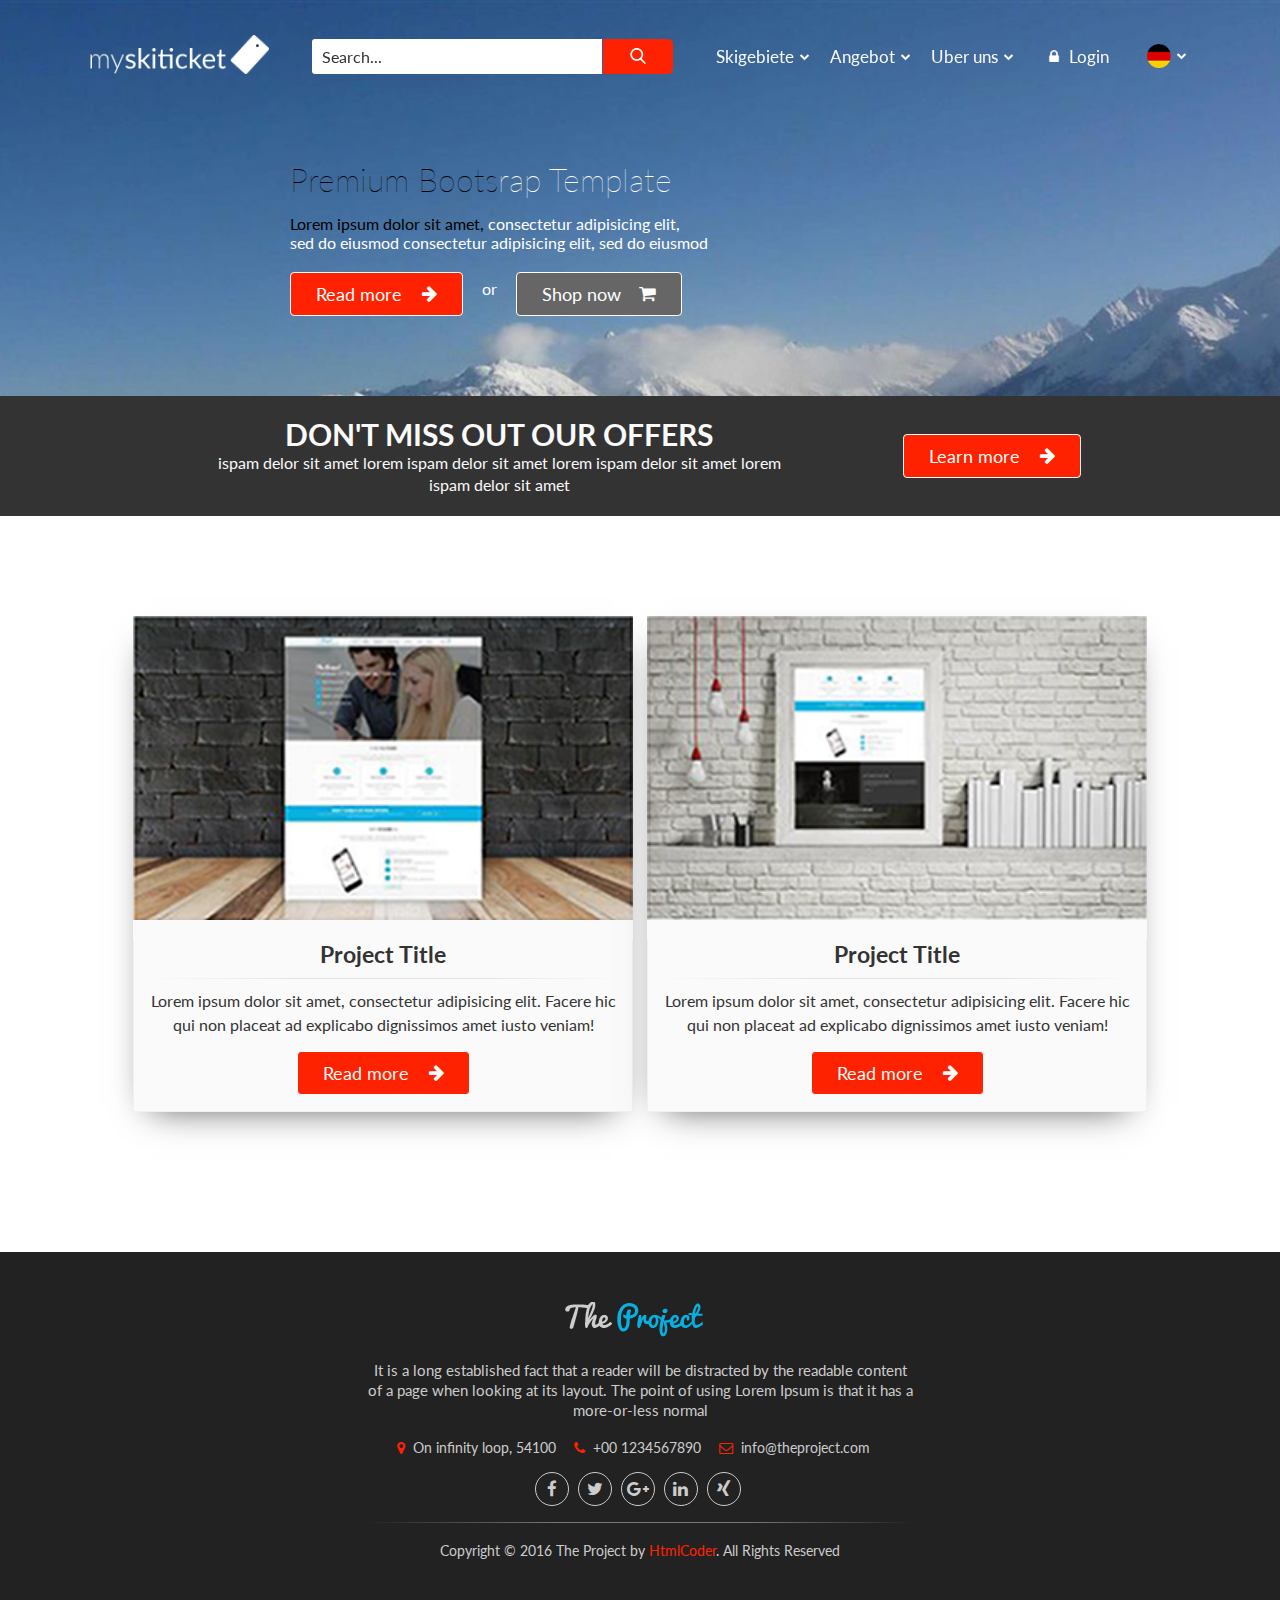
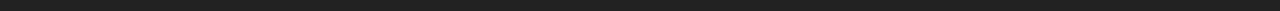
<file: Keycard.html>
<!DOCTYPE html>
<html lang="en">

<head>
    <meta charset="UTF-8">
    <meta name="description" content="">
    <meta name="keywords" content="">
    <meta name="viewport" content="width=device-width, 
    initial-scale=1.0">
    <meta name="MobileOptimized" content="320">
    <meta name="HandheldFriendly" content="true">
    <title>My Skiticket</title>
    <link rel="shortcut icon" href="img/favicon.ico" type="image/x-icon">
    <link href="https://fonts.googleapis.com/css?family=Lato:400,600,700" rel="stylesheet">
    <link rel="stylesheet" href="css/font-awesome.css">
    <link rel="stylesheet" href="css/main.css">
    <link rel="stylesheet" href="css/ski_pass.css">
    <link rel="stylesheet" href="css/Keycard.css">
    <script src="js/jquery-1.7.2.min.js"></script>
</head>

<body>
    <div class="bglayer_menu"></div>
    <div class="bg_menu"></div>
    <div class="menu_mob">
        <div class="close_menu">
            <img src="img/close.png" alt="">
        </div>
        <div class="body_menu_mob">
            <div class="main_menu_mob">
                <ul class="ul_mob">
                    <li class="drop_mob li_1">
                        <a href="#" class="a_mob_menu">
                            <span>Skigebiete</span>
                            <i class="fa fa-chevron-down"></i>
                        </a>
                        <div class="drop_menu_mob dr_1">
                            <div class="body_menu">
                                <div class="drop_box">
                                    <div class="title_h4 tl_1">
                                        <h4>Osterreich</h4>
                                        <img src="img/flg_1.png" alt="">
                                        <i class="fa fa-chevron-down"></i>
                                    </div>
                                    <ul class="ul_1">
                                        <li><i class="fa fa-angle-right" aria-hidden="true"></i><a title="link" href="#">St. Anton am Arlberg</a></li>
                                        <li><i class="fa fa-angle-right" aria-hidden="true"></i><a title="link" href="#">Obergurgl</a></li>
                                        <li><i class="fa fa-angle-right" aria-hidden="true"></i><a title="link" href="#">Solden</a></li>
                                        <li><i class="fa fa-angle-right" aria-hidden="true"></i><a title="link" href="#">Ischgl</a></li>
                                        <li class="txtColorRed"><i class="fa fa-angle-right" aria-hidden="true"></i><a title="link" href="#">All Ski Resorts</a></li>
                                    </ul>
                                </div>
                                <div class="drop_box">
                                    <div class="title_h4 tl_2">
                                        <h4>Schweiz</h4>
                                        <img src="img/flg_2.png " alt=" ">
                                        <i class="fa fa-chevron-down"></i>
                                    </div>
                                    <ul class="ul_2">
                                        <li><i class="fa fa-angle-right " aria-hidden="true "></i><a title="link " href="# ">Leukerbad/Torrent</a></li>
                                        <li><i class="fa fa-angle-right " aria-hidden="true "></i><a title="link " href="# ">Flims-Laax-Falera</a></li>
                                        <li><i class="fa fa-angle-right " aria-hidden="true "></i><a title="link " href="# ">Zermatt</a></li>
                                        <li><i class="fa fa-angle-right " aria-hidden="true "></i><a title="link " href="# ">Brigels</a></li>
                                        <li class="txtColorRed "><i class="fa fa-angle-right " aria-hidden="true "></i><a title="link " href="# ">All Ski Resorts</a></li>
                                    </ul>
                                </div>
                                <div class="drop_box ">
                                    <div class="title_h4 tl_3">
                                        <h4>Deutschland</h4>
                                        <img src="img/flg_3.png " alt=" ">
                                        <i class="fa fa-chevron-down"></i>
                                    </div>
                                    <ul class="ul_3">
                                        <li><i class="fa fa-angle-right " aria-hidden="true "></i><a title="link " href="# ">Zugspitze</a></li>
                                        <li><i class="fa fa-angle-right " aria-hidden="true "></i><a title="link " href="# ">Grober Arber</a></li>
                                        <li><i class="fa fa-angle-right " aria-hidden="true "></i><a title="link " href="# ">Willingen</a></li>
                                        <li class="txtColorRed "><i class="fa fa-angle-right " aria-hidden="true "></i><a title="link " href="# ">All Ski Resorts</a></li>
                                    </ul>
                                </div>
                                <div class="drop_box ">
                                    <div class="title_h4 tl_4">
                                        <h4>Italy</h4>
                                        <img src="img/flg_4.gif " alt=" ">
                                        <i class="fa fa-chevron-down"></i>
                                    </div>
                                    <ul class="ul_4">
                                        <li><i class="fa fa-angle-right " aria-hidden="true "></i><a title="link " href="# ">St. Anton am Arlberg</a></li>
                                        <li><i class="fa fa-angle-right " aria-hidden="true "></i><a title="link " href="# ">Obergurgl</a></li>
                                        <li><i class="fa fa-angle-right " aria-hidden="true "></i><a title="link " href="# ">Ischgl</a></li>
                                        <li><i class="fa fa-angle-right " aria-hidden="true "></i><a title="link " href="# ">Ischgl</a></li>
                                        <li class="txtColorRed "><i class="fa fa-angle-right " aria-hidden="true "></i><a title="link " href="# ">All Ski Resorts</a></li>
                                    </ul>
                                </div>
                                <div class="drop_box ">
                                    <div class="title_h4 tl_5">
                                        <h4>Franch</h4>
                                        <img src="img/flg_5.png " alt=" ">
                                        <i class="fa fa-chevron-down"></i>
                                    </div>
                                    <ul class="ul_5">
                                        <li><i class="fa fa-angle-right " aria-hidden="true "></i><a title="link " href="# ">St. Anton am Arlberg</a></li>
                                        <li><i class="fa fa-angle-right " aria-hidden="true "></i><a title="link " href="# ">Obergurgl</a></li>
                                        <li><i class="fa fa-angle-right " aria-hidden="true "></i><a title="link " href="# ">Ischgl</a></li>
                                        <li><i class="fa fa-angle-right " aria-hidden="true "></i><a title="link " href="# ">Ischgl</a></li>
                                        <li class="txtColorRed "><i class="fa fa-angle-right " aria-hidden="true "></i><a title="link " href="# ">All Ski Resorts</a></li>
                                    </ul>
                                </div>
                                <a title="Skigebiet " href="# " class="fullWidthButn ">Skigebiet finden</a>
                            </div>
                        </div>
                    </li>
                    <li class="drop_mob li_2">
                        <a href="#" class="a_mob_menu">
                            <span>Angebot</span>
                            <i class="fa fa-chevron-down "></i>
                        </a>
                        <div class="drop_menu_mob dr_2">
                            <div class="body_menu">
                                <div class="drop_box">
                                    <h4 class=" ">Unser Angebot</h4>
                                    <ul>
                                        <li class="txtColorRed "><i class="fa fa-angle-right " aria-hidden="true "></i><a title="Skipass " href="# ">Skipass</a></li>
                                        <li class="txtColorRed "><i class="fa fa-angle-right " aria-hidden="true "></i><a title="Skiverleih " href="# ">Skiverleih</a></li>
                                        <li class="txtColorRed "><i class="fa fa-angle-right " aria-hidden="true "></i><a title="link " href="# ">Keycard bestellen</a></li>
                                        <li><i class="fa fa-angle-right " aria-hidden="true "></i><a title="link " href="# ">Blog / Magazine</a></li>
                                    </ul>
                                    <a title="Skigebiet" href="#" class="fullWidthButn">Skigebiet finden</a>
                                </div>
                                <div class="drop_box ">
                                    <a href="# " class=" " title="menuImg ">
                                        <img src="img/bg.jpg" class="menu_img" alt="Image " title="Image ">
                                    </a>
                                </div>
                                <div class="clearfix"></div>
                            </div>
                        </div>
                    </li>
                    <li class="drop_mob li_3">
                        <a href="#" class="a_mob_menu">
                            <span>Uber uns</span>
                            <i class="fa fa-chevron-down "></i>
                        </a>
                        <div class="drop_menu_mob dr_3">
                            <div class="body_menu">
                                <div class="drop_box">
                                    <h4 class=" ">Uber Uns</h4>
                                    <ul>
                                        <li><i class="fa fa-angle-right " aria-hidden="true "></i><a title="Faq " href="# ">Faq</a></li>
                                        <li><i class="fa fa-angle-right " aria-hidden="true "></i><a title="Wer wir sind " href="# ">Wer wir sind</a></li>
                                        <li><i class="fa fa-angle-right " aria-hidden="true "></i><a title="Wer wir machen " href="# ">Wer wir machen</a></li>
                                        <li><i class="fa fa-angle-right " aria-hidden="true "></i><a title="Presse " href="# ">Presse</a></li>
                                        <li><i class="fa fa-angle-right " aria-hidden="true "></i><a title="Jobs " href="# ">Jobs</a></li>
                                        <li><i class="fa fa-angle-right " aria-hidden="true "></i><a title="Datenschutz " href="# ">Datenschutz</a></li>
                                        <li><i class="fa fa-angle-right " aria-hidden="true "></i><a title="Impressum " href="# ">Impressum</a></li>
                                    </ul>
                                    <a title="Skigebiet" href="#" class="fullWidthButn">Kontakt</a>
                                </div>
                            </div>
                        </div>
                    </li>
                </ul>
                <a href="# " class="login ">
                    <i class="fa fa-lock"></i>
                    <span>Login</span>
                </a>
                <div class="lang_mob li_4">
                    <a href="# " class="ger lang_m">
                        <img src="img/spanBg.png " alt=" ">
                        <i class="fa fa-chevron-down "></i>
                    </a>
                    <div class="drop_menu_mob dr_4">
                        <div class="body_menu">
                            <div class="drop_box">
                                <ul>
                                    <li>
                                        <a title="Lenguage " href="# "><img src="img/flug1.png " alt="Image " title="Image " />
                                            <span>English</span>
                                        </a>
                                    </li>
                                    <li>
                                        <a title="Lenguage " href="# "><img src="img/flug2.png " alt="Image " title="Image " /><span>Deutsch</span></a>
                                    </li>
                                    <li>
                                        <a title="Lenguage " href="# "><img src="img/flug3.png " alt="Image " title="Image " /><span>Italieno</span></a>
                                    </li>
                                    <li>
                                        <a title="Lenguage " href="# "><img src="img/flug4.png " alt="Image " title="Image " /><span>Franchis</span></a>
                                    </li>
                                </ul>
                            </div>
                        </div>
                    </div>
                </div>
            </div>
        </div>
    </div>
    <div class="modal-container" id="keycard-modal">
        <div class="close" onclick="closeModal()">X</div>
        <div class="content">
            Lorem ipsum dolor sit amet, consectetur adipiscing elit. Donec ac pulvinar nibh, a vulputate orci. Ut dignissim dolor massa, eget dictum neque commodo ac.
        </div>

    </div>
    <header>
        <div class="wrapper">
            <div class="body_header">
                <div class="logo">
                    <a href="#">
                        <img src="img/logo.png" alt="">
                    </a>
                </div>
                <div class="search_top">
                    <form action="">
                        <input type="text" placeholder="Search...">
                        <button></button>
                    </form>
                    <div class="btn_menu_mob">
                        <i class="fa fa-bars" aria-hidden="true"></i>
                    </div>
                </div>
                <div class="menu_top">
                    <ul>
                        <li class="dropdown">
                            <a href="#">
                                <span>Skigebiete</span>
                                <i class="fa fa-chevron-down"></i>
                            </a>
                            <div class="drop_menu fullwidthMenu">
                                <div class="body_menu">
                                    <div class="drop_box">
                                        <div class="title_h4">
                                            <h4>Osterreich</h4>
                                            <img src="img/flg_1.png" alt="">
                                        </div>
                                        <ul>
                                            <li><i class="fa fa-angle-right" aria-hidden="true"></i><a title="link" href="#">St. Anton am Arlberg</a></li>
                                            <li><i class="fa fa-angle-right" aria-hidden="true"></i><a title="link" href="#">Obergurgl</a></li>
                                            <li><i class="fa fa-angle-right" aria-hidden="true"></i><a title="link" href="#">Solden</a></li>
                                            <li><i class="fa fa-angle-right" aria-hidden="true"></i><a title="link" href="#">Ischgl</a></li>
                                            <li class="txtColorRed"><i class="fa fa-angle-right" aria-hidden="true"></i><a title="link" href="#">All Ski Resorts</a></li>
                                        </ul>
                                    </div>
                                    <div class="drop_box">
                                        <div class="title_h4">
                                            <h4>Schweiz</h4>
                                            <img src="img/flg_2.png " alt=" ">
                                        </div>
                                        <ul>
                                            <li><i class="fa fa-angle-right " aria-hidden="true "></i><a title="link " href="# ">Leukerbad/Torrent</a></li>
                                            <li><i class="fa fa-angle-right " aria-hidden="true "></i><a title="link " href="# ">Flims-Laax-Falera</a></li>
                                            <li><i class="fa fa-angle-right " aria-hidden="true "></i><a title="link " href="# ">Zermatt</a></li>
                                            <li><i class="fa fa-angle-right " aria-hidden="true "></i><a title="link " href="# ">Brigels</a></li>
                                            <li class="txtColorRed "><i class="fa fa-angle-right " aria-hidden="true "></i><a title="link " href="# ">All Ski Resorts</a></li>
                                        </ul>
                                    </div>
                                    <div class="drop_box ">
                                        <div class="title_h4">
                                            <h4>Deutschland</h4>
                                            <img src="img/flg_3.png " alt=" ">
                                        </div>
                                        <ul>
                                            <li><i class="fa fa-angle-right " aria-hidden="true "></i><a title="link " href="# ">Zugspitze</a></li>
                                            <li><i class="fa fa-angle-right " aria-hidden="true "></i><a title="link " href="# ">Grober Arber</a></li>
                                            <li><i class="fa fa-angle-right " aria-hidden="true "></i><a title="link " href="# ">Willingen</a></li>
                                            <li class="txtColorRed "><i class="fa fa-angle-right " aria-hidden="true "></i><a title="link " href="# ">All Ski Resorts</a></li>
                                        </ul>
                                    </div>
                                    <div class="drop_box ">
                                        <div class="title_h4">
                                            <h4>Italy</h4>
                                            <img src="img/flg_4.gif " alt=" ">
                                        </div>
                                        <ul>
                                            <li><i class="fa fa-angle-right " aria-hidden="true "></i><a title="link " href="# ">St. Anton am Arlberg</a></li>
                                            <li><i class="fa fa-angle-right " aria-hidden="true "></i><a title="link " href="# ">Obergurgl</a></li>
                                            <li><i class="fa fa-angle-right " aria-hidden="true "></i><a title="link " href="# ">Ischgl</a></li>
                                            <li><i class="fa fa-angle-right " aria-hidden="true "></i><a title="link " href="# ">Ischgl</a></li>
                                            <li class="txtColorRed "><i class="fa fa-angle-right " aria-hidden="true "></i><a title="link " href="# ">All Ski Resorts</a></li>
                                        </ul>
                                    </div>
                                    <div class="drop_box ">
                                        <div class="title_h4">
                                            <h4>Franch</h4>
                                            <img src="img/flg_5.png " alt=" ">
                                        </div>
                                        <ul>
                                            <li><i class="fa fa-angle-right " aria-hidden="true "></i><a title="link " href="# ">St. Anton am Arlberg</a></li>
                                            <li><i class="fa fa-angle-right " aria-hidden="true "></i><a title="link " href="# ">Obergurgl</a></li>
                                            <li><i class="fa fa-angle-right " aria-hidden="true "></i><a title="link " href="# ">Ischgl</a></li>
                                            <li><i class="fa fa-angle-right " aria-hidden="true "></i><a title="link " href="# ">Ischgl</a></li>
                                            <li class="txtColorRed "><i class="fa fa-angle-right " aria-hidden="true "></i><a title="link " href="# ">All Ski Resorts</a></li>
                                        </ul>
                                    </div>
                                    <a title="Skigebiet " href="# " class="fullWidthButn ">Skigebiet finden</a>
                                </div>
                            </div>
                        </li>
                        <li class="dropdown">
                            <a href="# ">
                                <span>Angebot</span>
                                <i class="fa fa-chevron-down "></i>
                            </a>
                            <div class="drop_menu fullwidthMenu">
                                <div class="body_menu">
                                    <div class="drop_box">
                                        <h4 class=" ">Unser Angebot</h4>
                                        <ul>
                                            <li class="txtColorRed "><i class="fa fa-angle-right " aria-hidden="true "></i><a title="Skipass " href="# ">Skipass</a></li>
                                            <li class="txtColorRed "><i class="fa fa-angle-right " aria-hidden="true "></i><a title="Skiverleih " href="# ">Skiverleih</a></li>
                                            <li class="txtColorRed "><i class="fa fa-angle-right " aria-hidden="true "></i><a title="link " href="# ">Keycard bestellen</a></li>
                                            <li><i class="fa fa-angle-right " aria-hidden="true "></i><a title="link " href="# ">Blog / Magazine</a></li>
                                        </ul>
                                        <a title="Skigebiet" href="#" class="fullWidthButn">Skigebiet finden</a>
                                    </div>
                                    <div class="drop_box ">
                                        <a href="# " class=" " title="menuImg ">
                                            <img src="img/bg.jpg " alt="Image " title="Image ">
                                        </a>
                                    </div>
                                    <div class="clearfix"></div>
                                </div>
                            </div>
                        </li>
                        <li class="dropdown ">
                            <a href="# ">
                                <span>Uber uns</span>
                                <i class="fa fa-chevron-down "></i>
                            </a>
                            <div class="drop_menu">
                                <div class="body_menu">
                                    <div class="drop_box">
                                        <h4 class=" ">Uber Uns</h4>
                                        <ul>
                                            <li><i class="fa fa-angle-right " aria-hidden="true "></i><a title="Faq " href="# ">Faq</a></li>
                                            <li><i class="fa fa-angle-right " aria-hidden="true "></i><a title="Wer wir sind " href="# ">Wer wir sind</a></li>
                                            <li><i class="fa fa-angle-right " aria-hidden="true "></i><a title="Wer wir machen " href="# ">Wer wir machen</a></li>
                                            <li><i class="fa fa-angle-right " aria-hidden="true "></i><a title="Presse " href="# ">Presse</a></li>
                                            <li><i class="fa fa-angle-right " aria-hidden="true "></i><a title="Jobs " href="# ">Jobs</a></li>
                                            <li><i class="fa fa-angle-right " aria-hidden="true "></i><a title="Datenschutz " href="# ">Datenschutz</a></li>
                                            <li><i class="fa fa-angle-right " aria-hidden="true "></i><a title="Impressum " href="# ">Impressum</a></li>
                                        </ul>
                                        <a title="Skigebiet" href="#" class="fullWidthButn">Kontakt</a>
                                    </div>
                                </div>
                            </div>
                        </li>
                    </ul>
                </div>
                <a href="# " class="login ">
                 Login
                </a>
                <div class="lang ">
                    <a href="# " class="ger lang_m ">
                        <img src="img/spanBg.png " alt=" ">
                        <i class="fa fa-chevron-down "></i>
                    </a>
                    <div class="drop_menu">
                        <div class="body_menu">
                            <div class="drop_box">
                                <ul>
                                    <li>
                                        <a title="Lenguage " href="# "><img src="img/flug1.png " alt="Image " title="Image " />
                                            <span>English</span>
                                        </a>
                                    </li>
                                    <li>
                                        <a title="Lenguage " href="# "><img src="img/flug2.png " alt="Image " title="Image " /><span>Deutsch</span></a>
                                    </li>
                                    <li>
                                        <a title="Lenguage " href="# "><img src="img/flug3.png " alt="Image " title="Image " /><span>Italieno</span></a>
                                    </li>
                                    <li>
                                        <a title="Lenguage " href="# "><img src="img/flug4.png " alt="Image " title="Image " /><span>Franchis</span></a>
                                    </li>
                                </ul>
                            </div>
                        </div>
                    </div>
                </div>
            </div>
        </div>
    </header>
    <section class="one">
        <div>
            <div class="body_one">
                <div class="block_info_top">
                    <div class="title_two">
                        <h1>Premium Boots<span>rap Template</span></h1>
                        <p>Lorem ipsum dolor sit amet, <span>consectetur adipisicing elit,</br>
						sed do eiusmod consectetur adipisicing elit, sed do eiusmod</span></p>
						<a href="# " class="a_more " onclick="showModal('keycard-modal')">Read more<i class="fa fa-arrow-right pl-20 "></i></a>
						<span style="padding:0 15px;    vertical-align: -webkit-baseline-middle;">or</span>
						<a href="# " class="a_more contact">Shop now<i class="fa fa-shopping-cart" aria-hidden="true "></i></a>
                    </div>
                </div>
            </div>
        </div>
    </section>
    <section class="sct_middle ">
        <div class="wrapper ">
            <div class="body_sct_middle ">
                <div class="txt_block ">
                    <strong>DON'T MISS OUT OUR OFFERS</strong>
                    <p>ispam delor sit amet lorem ispam delor sit amet lorem ispam delor sit amet lorem ispam delor sit amet</p>
                </div>
                <a href="# " class="a_more ">Learn more<i class="fa fa-arrow-right pl-20 "></i></a>
            </div>
        </div>
    </section>
    <section class="body_three">
        <div class="body_tabs">
            <ul>
                                    <li>
                                        <div class="overlay-to-top-container">
                                            <img src="img/1.png " alt=" ">
                                            <div class="overlay-to-top">
												<p class="small margin-clear"><em>App development <br> Lorem ipsum dolor sit</em></p>
											</div>
                                        </div>
                                        <div class="body_li ">
                                            <strong>Project Title</strong>
                                            <div class="line "></div>
                                            <p>Lorem ipsum dolor sit amet, consectetur adipisicing elit. Facere hic qui non placeat ad explicabo dignissimos amet iusto veniam!</p>
                                            <a href="# " class="a_more ">Read more<i class="fa fa-arrow-right pl-20 "></i>
                                            </a>
                                        </div>
                                    </li>
                                    <li>
                                        <div class="overlay-to-top-container">
                                            <img src="img/2.png " alt=" ">
                                            <div class="overlay-to-top">
												<p class="small margin-clear"><em>App development <br> Lorem ipsum dolor sit</em></p>
											</div>
                                        </div>
                                        <div class="body_li ">
                                            <strong>Project Title</strong>
                                            <div class="line "></div>
                                            <p>Lorem ipsum dolor sit amet, consectetur adipisicing elit. Facere hic qui non placeat ad explicabo dignissimos amet iusto veniam!</p>
                                            <a href="# " class="a_more ">Read more<i class="fa fa-arrow-right pl-20 "></i>
                                            </a>
                                        </div>
                                    </li>

                                </ul>
        </div>
    </section>
    <footer>
        <div class="wrapper ">
            <div class="body_footer ">
                <div class="content_footer ">
                    <a href="# "><img src="img/logo_light_blue.png " title="image " alt="logo_light_blue "></a>
                    <p class="p_txt ">It is a long established fact that a reader will be distracted by the readable content of a page when looking at its layout. The point of using Lorem Ipsum is that it has a more-or-less normal</p>
                    <div class="footer_contact ">
                        <a href="# "><i class="fa fa-map-marker clr " aria-hidden="true "></i> On infinity loop, 54100</a>
                        <a href="# "><i class="fa fa-phone clr " aria-hidden="true "></i> +00 1234567890</a>
                        <a href="# "><i class="fa fa-envelope-o " aria-hidden="true "></i></i> info@theproject.com</a>
                    </div>
                    <div class="social_a ">
                        <a class="facebook " title="socialIcon " href="# "><i class="fa fa-facebook " aria-hidden="true "></i></a>
                        <a class="twit " title="socialIcon " href="# "><i class="fa fa-twitter " aria-hidden="true "></i></a>
                        <a class="google " title="socialIcon " href="# "><i class="fa fa-google-plus " aria-hidden="true "></i></a>
                        <a class="linkd " title="socialIcon " href="# "><i class="fa fa-linkedin " aria-hidden="true "></i></a>
                        <a class="xing " title="socialIcon " href="# "><i class="fa fa-xing " aria-hidden="true "></i></a>
                    </div>
                    <div class="line "></div>
                    <p class="copyright ">Copyright © 2016 The Project by <a href="# ">HtmlCoder</a>. All Rights Reserved</p>
                </div>
            </div>
        </div>
    </footer>
    <script src="js/script.js "></script>
</body>

</html>
</file>
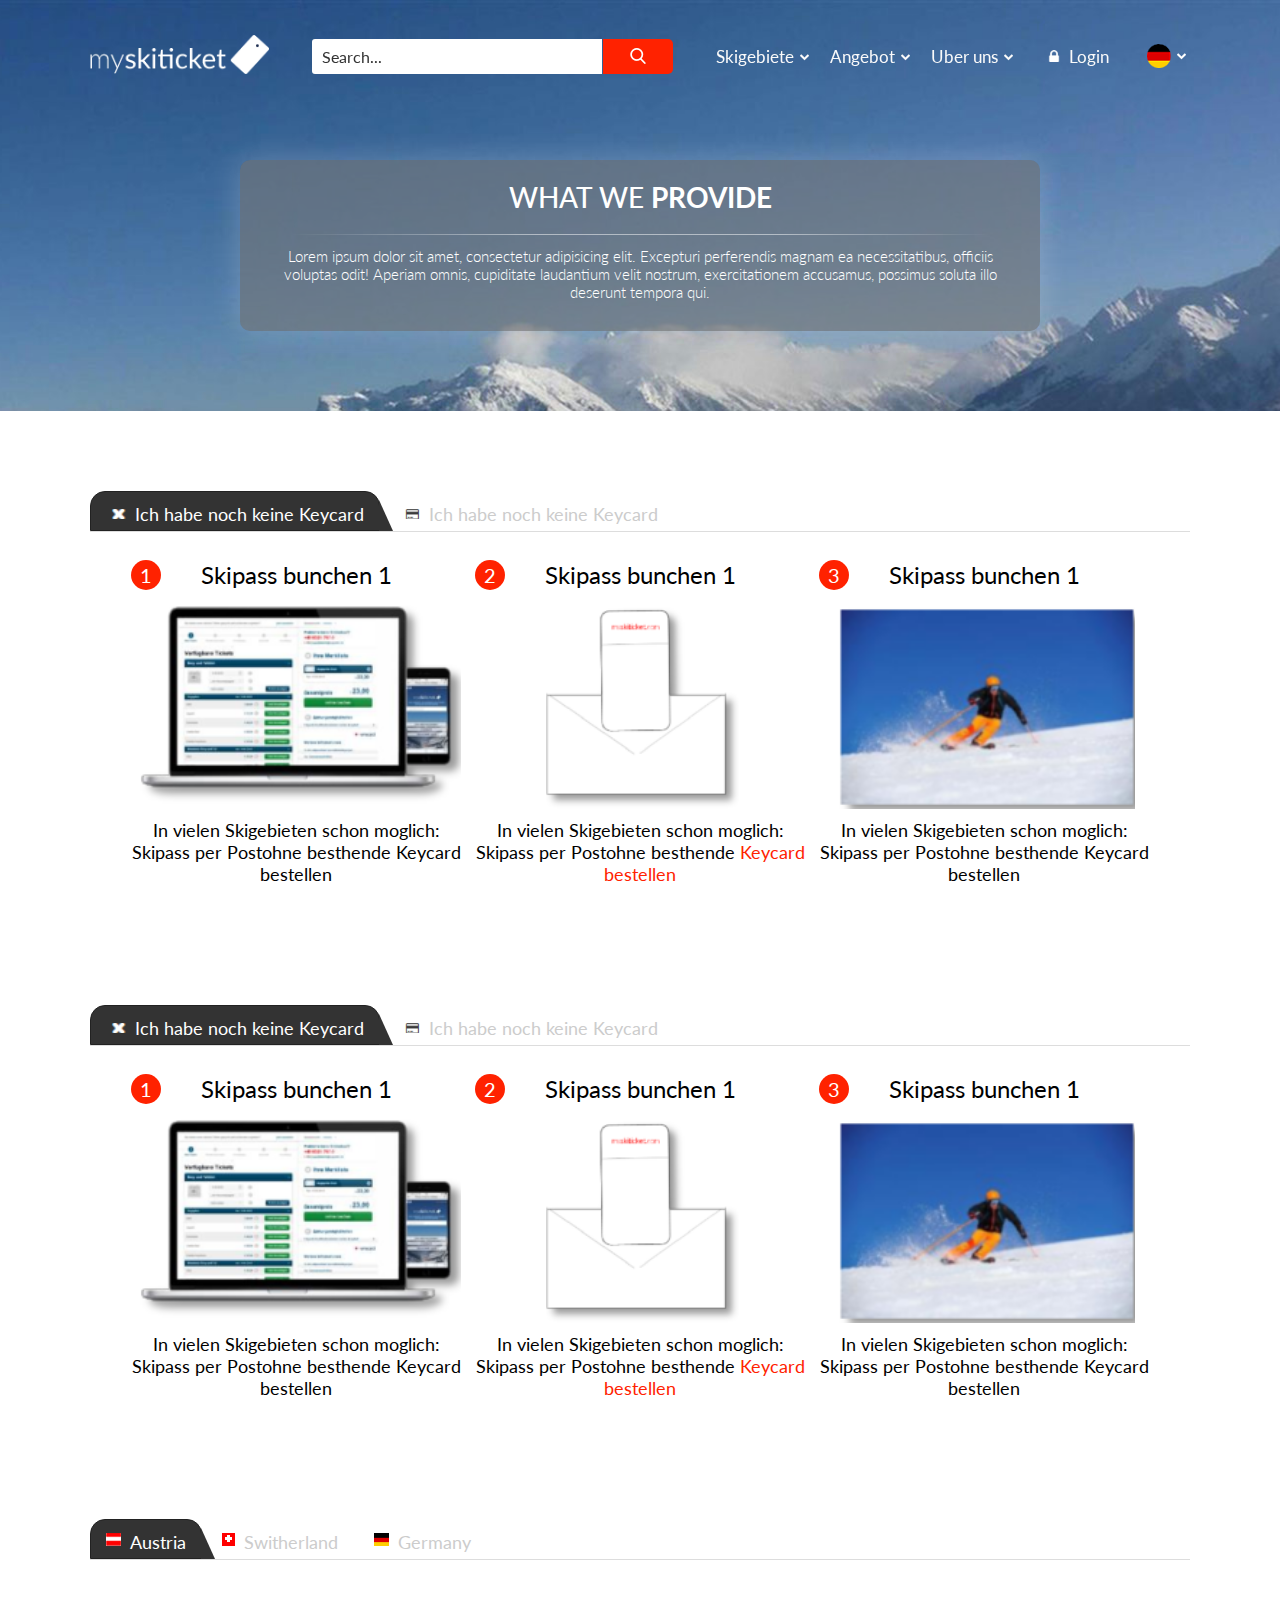
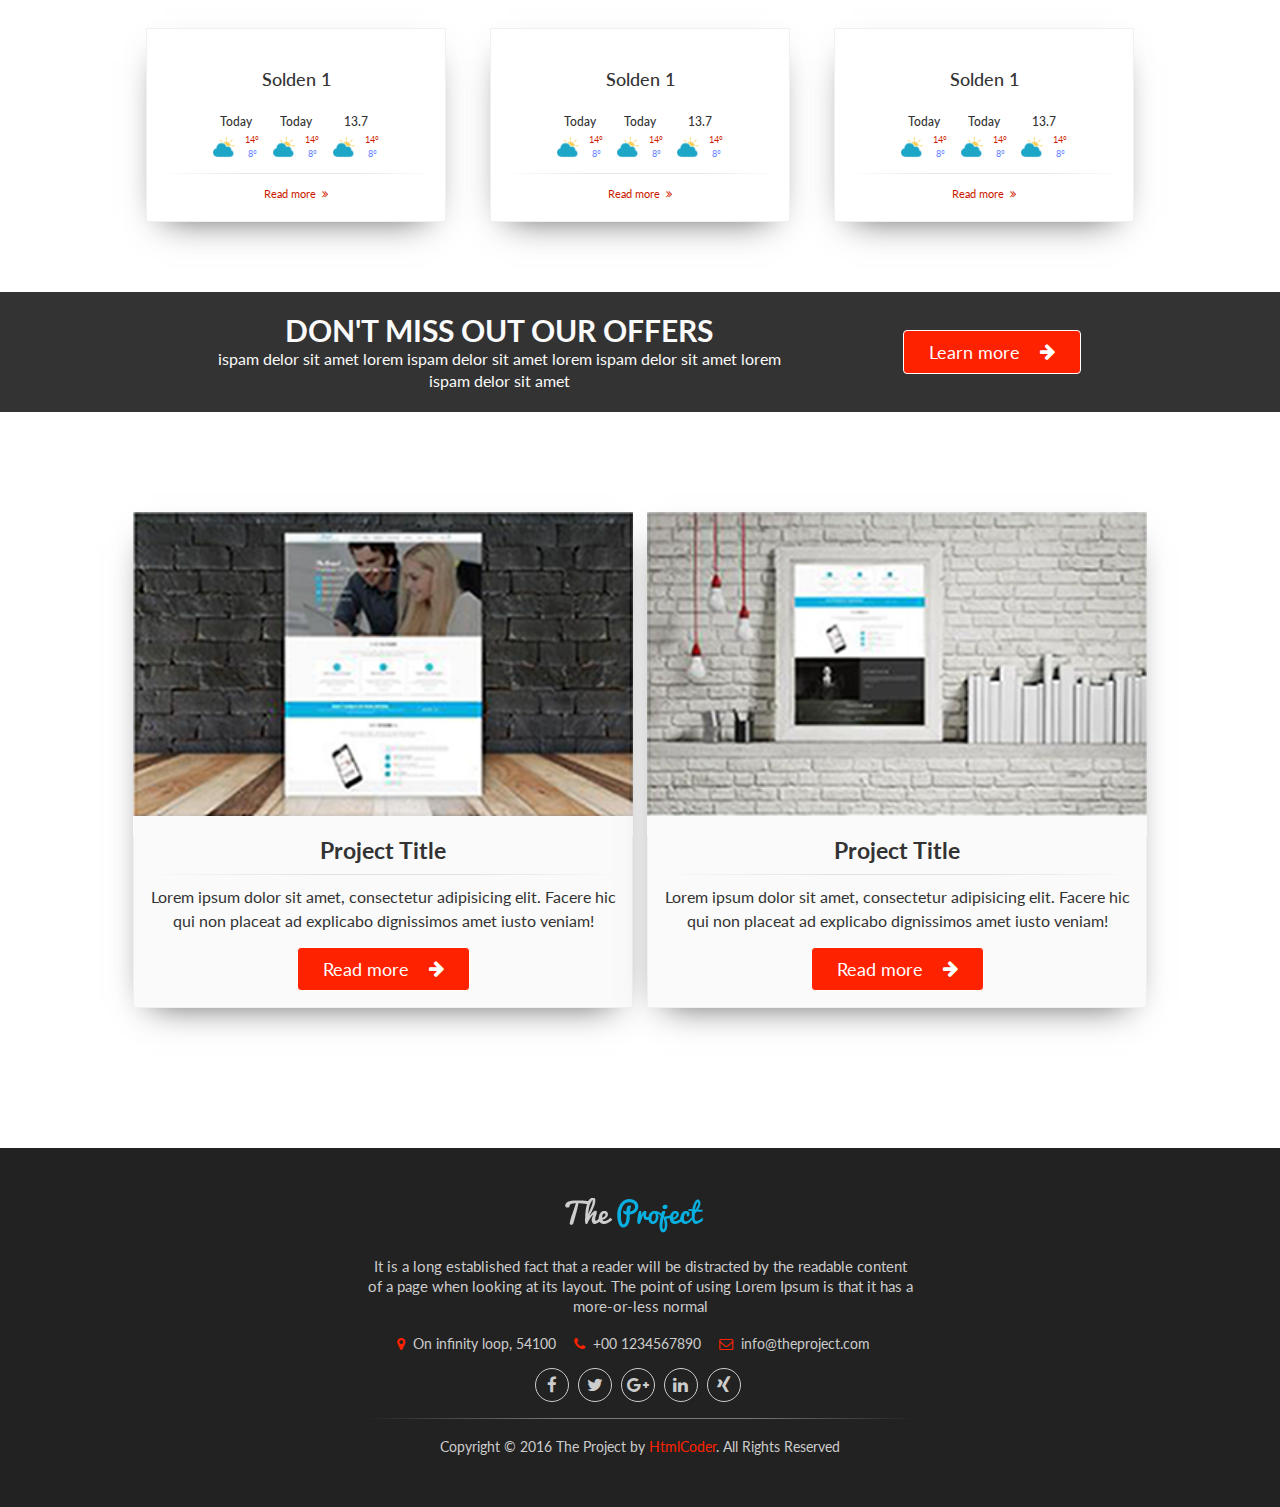
<file: ski_pass.html>
<!DOCTYPE html>
<html lang="en">

<head>
    <meta charset="UTF-8">
    <meta name="description" content="">
    <meta name="keywords" content="">
    <meta name="viewport" content="width=device-width, 
    initial-scale=1.0">
    <meta name="MobileOptimized" content="320">
    <meta name="HandheldFriendly" content="true">
    <title>My Skiticket</title>
    <link rel="shortcut icon" href="img/favicon.ico" type="image/x-icon">
    <link href="https://fonts.googleapis.com/css?family=Lato:400,600,700" rel="stylesheet">
    <link rel="stylesheet" href="css/font-awesome.css">
    <link rel="stylesheet" href="css/main.css">
    <link rel="stylesheet" href="css/ski_pass.css">
    <script src="js/jquery-1.7.2.min.js"></script>
</head>

<body>
    <div class="bglayer_menu"></div>
    <div class="bg_menu"></div>
    <div class="menu_mob">
        <div class="close_menu">
            <img src="img/close.png" alt="">
        </div>
        <div class="body_menu_mob">
            <div class="main_menu_mob">
                <ul class="ul_mob">
                    <li class="drop_mob li_1">
                        <a href="#" class="a_mob_menu">
                            <span>Skigebiete</span>
                            <i class="fa fa-chevron-down"></i>
                        </a>
                        <div class="drop_menu_mob dr_1">
                            <div class="body_menu">
                                <div class="drop_box">
                                    <div class="title_h4 tl_1">
                                        <h4>Osterreich</h4>
                                        <img src="img/flg_1.png" alt="">
                                        <i class="fa fa-chevron-down"></i>
                                    </div>
                                    <ul class="ul_1">
                                        <li><i class="fa fa-angle-right" aria-hidden="true"></i><a title="link" href="#">St. Anton am Arlberg</a></li>
                                        <li><i class="fa fa-angle-right" aria-hidden="true"></i><a title="link" href="#">Obergurgl</a></li>
                                        <li><i class="fa fa-angle-right" aria-hidden="true"></i><a title="link" href="#">Solden</a></li>
                                        <li><i class="fa fa-angle-right" aria-hidden="true"></i><a title="link" href="#">Ischgl</a></li>
                                        <li class="txtColorRed"><i class="fa fa-angle-right" aria-hidden="true"></i><a title="link" href="#">All Ski Resorts</a></li>
                                    </ul>
                                </div>
                                <div class="drop_box">
                                    <div class="title_h4 tl_2">
                                        <h4>Schweiz</h4>
                                        <img src="img/flg_2.png " alt=" ">
                                        <i class="fa fa-chevron-down"></i>
                                    </div>
                                    <ul class="ul_2">
                                        <li><i class="fa fa-angle-right " aria-hidden="true "></i><a title="link " href="# ">Leukerbad/Torrent</a></li>
                                        <li><i class="fa fa-angle-right " aria-hidden="true "></i><a title="link " href="# ">Flims-Laax-Falera</a></li>
                                        <li><i class="fa fa-angle-right " aria-hidden="true "></i><a title="link " href="# ">Zermatt</a></li>
                                        <li><i class="fa fa-angle-right " aria-hidden="true "></i><a title="link " href="# ">Brigels</a></li>
                                        <li class="txtColorRed "><i class="fa fa-angle-right " aria-hidden="true "></i><a title="link " href="# ">All Ski Resorts</a></li>
                                    </ul>
                                </div>
                                <div class="drop_box ">
                                    <div class="title_h4 tl_3">
                                        <h4>Deutschland</h4>
                                        <img src="img/flg_3.png " alt=" ">
                                        <i class="fa fa-chevron-down"></i>
                                    </div>
                                    <ul class="ul_3">
                                        <li><i class="fa fa-angle-right " aria-hidden="true "></i><a title="link " href="# ">Zugspitze</a></li>
                                        <li><i class="fa fa-angle-right " aria-hidden="true "></i><a title="link " href="# ">Grober Arber</a></li>
                                        <li><i class="fa fa-angle-right " aria-hidden="true "></i><a title="link " href="# ">Willingen</a></li>
                                        <li class="txtColorRed "><i class="fa fa-angle-right " aria-hidden="true "></i><a title="link " href="# ">All Ski Resorts</a></li>
                                    </ul>
                                </div>
                                <div class="drop_box ">
                                    <div class="title_h4 tl_4">
                                        <h4>Italy</h4>
                                        <img src="img/flg_4.gif " alt=" ">
                                        <i class="fa fa-chevron-down"></i>
                                    </div>
                                    <ul class="ul_4">
                                        <li><i class="fa fa-angle-right " aria-hidden="true "></i><a title="link " href="# ">St. Anton am Arlberg</a></li>
                                        <li><i class="fa fa-angle-right " aria-hidden="true "></i><a title="link " href="# ">Obergurgl</a></li>
                                        <li><i class="fa fa-angle-right " aria-hidden="true "></i><a title="link " href="# ">Ischgl</a></li>
                                        <li><i class="fa fa-angle-right " aria-hidden="true "></i><a title="link " href="# ">Ischgl</a></li>
                                        <li class="txtColorRed "><i class="fa fa-angle-right " aria-hidden="true "></i><a title="link " href="# ">All Ski Resorts</a></li>
                                    </ul>
                                </div>
                                <div class="drop_box ">
                                    <div class="title_h4 tl_5">
                                        <h4>Franch</h4>
                                        <img src="img/flg_5.png " alt=" ">
                                        <i class="fa fa-chevron-down"></i>
                                    </div>
                                    <ul class="ul_5">
                                        <li><i class="fa fa-angle-right " aria-hidden="true "></i><a title="link " href="# ">St. Anton am Arlberg</a></li>
                                        <li><i class="fa fa-angle-right " aria-hidden="true "></i><a title="link " href="# ">Obergurgl</a></li>
                                        <li><i class="fa fa-angle-right " aria-hidden="true "></i><a title="link " href="# ">Ischgl</a></li>
                                        <li><i class="fa fa-angle-right " aria-hidden="true "></i><a title="link " href="# ">Ischgl</a></li>
                                        <li class="txtColorRed "><i class="fa fa-angle-right " aria-hidden="true "></i><a title="link " href="# ">All Ski Resorts</a></li>
                                    </ul>
                                </div>
                                <a title="Skigebiet " href="# " class="fullWidthButn ">Skigebiet finden</a>
                            </div>
                        </div>
                    </li>
                    <li class="drop_mob li_2">
                        <a href="#" class="a_mob_menu">
                            <span>Angebot</span>
                            <i class="fa fa-chevron-down "></i>
                        </a>
                        <div class="drop_menu_mob dr_2">
                            <div class="body_menu">
                                <div class="drop_box">
                                    <h4 class=" ">Unser Angebot</h4>
                                    <ul>
                                        <li class="txtColorRed "><i class="fa fa-angle-right " aria-hidden="true "></i><a title="Skipass " href="# ">Skipass</a></li>
                                        <li class="txtColorRed "><i class="fa fa-angle-right " aria-hidden="true "></i><a title="Skiverleih " href="# ">Skiverleih</a></li>
                                        <li class="txtColorRed "><i class="fa fa-angle-right " aria-hidden="true "></i><a title="link " href="# ">Keycard bestellen</a></li>
                                        <li><i class="fa fa-angle-right " aria-hidden="true "></i><a title="link " href="# ">Blog / Magazine</a></li>
                                    </ul>
                                    <a title="Skigebiet" href="#" class="fullWidthButn">Skigebiet finden</a>
                                </div>
                                <div class="drop_box ">
                                    <a href="# " class=" " title="menuImg ">
                                        <img src="img/bg.jpg" class="menu_img" alt="Image " title="Image ">
                                    </a>
                                </div>
                                <div class="clearfix"></div>
                            </div>
                        </div>
                    </li>
                    <li class="drop_mob li_3">
                        <a href="#" class="a_mob_menu">
                            <span>Uber uns</span>
                            <i class="fa fa-chevron-down "></i>
                        </a>
                        <div class="drop_menu_mob dr_3">
                            <div class="body_menu">
                                <div class="drop_box">
                                    <h4 class=" ">Uber Uns</h4>
                                    <ul>
                                        <li><i class="fa fa-angle-right " aria-hidden="true "></i><a title="Faq " href="# ">Faq</a></li>
                                        <li><i class="fa fa-angle-right " aria-hidden="true "></i><a title="Wer wir sind " href="# ">Wer wir sind</a></li>
                                        <li><i class="fa fa-angle-right " aria-hidden="true "></i><a title="Wer wir machen " href="# ">Wer wir machen</a></li>
                                        <li><i class="fa fa-angle-right " aria-hidden="true "></i><a title="Presse " href="# ">Presse</a></li>
                                        <li><i class="fa fa-angle-right " aria-hidden="true "></i><a title="Jobs " href="# ">Jobs</a></li>
                                        <li><i class="fa fa-angle-right " aria-hidden="true "></i><a title="Datenschutz " href="# ">Datenschutz</a></li>
                                        <li><i class="fa fa-angle-right " aria-hidden="true "></i><a title="Impressum " href="# ">Impressum</a></li>
                                    </ul>
                                    <a title="Skigebiet" href="#" class="fullWidthButn">Kontakt</a>
                                </div>
                            </div>
                        </div>
                    </li>
                </ul>
                <a href="# " class="login ">
                    <i class="fa fa-lock"></i>
                    <span>Login</span>
                </a>
                <div class="lang_mob li_4">
                    <a href="# " class="ger lang_m">
                        <img src="img/spanBg.png " alt=" ">
                        <i class="fa fa-chevron-down "></i>
                    </a>
                    <div class="drop_menu_mob dr_4">
                        <div class="body_menu">
                            <div class="drop_box">
                                <ul>
                                    <li>
                                        <a title="Lenguage " href="# "><img src="img/flug1.png " alt="Image " title="Image " />
                                            <span>English</span>
                                        </a>
                                    </li>
                                    <li>
                                        <a title="Lenguage " href="# "><img src="img/flug2.png " alt="Image " title="Image " /><span>Deutsch</span></a>
                                    </li>
                                    <li>
                                        <a title="Lenguage " href="# "><img src="img/flug3.png " alt="Image " title="Image " /><span>Italieno</span></a>
                                    </li>
                                    <li>
                                        <a title="Lenguage " href="# "><img src="img/flug4.png " alt="Image " title="Image " /><span>Franchis</span></a>
                                    </li>
                                </ul>
                            </div>
                        </div>
                    </div>
                </div>
            </div>
        </div>
    </div>
    <header>
        <div class="wrapper">
            <div class="body_header">
                <div class="logo">
                    <a href="#">
                        <img src="img/logo.png" alt="">
                    </a>
                </div>
                <div class="search_top">
                    <form action="">
                        <input type="text" placeholder="Search...">
                        <button></button>
                    </form>
                    <div class="btn_menu_mob">
                        <i class="fa fa-bars" aria-hidden="true"></i>
                    </div>
                </div>
                <div class="menu_top">
                    <ul>
                        <li class="dropdown">
                            <a href="#">
                                <span>Skigebiete</span>
                                <i class="fa fa-chevron-down"></i>
                            </a>
                            <div class="drop_menu fullwidthMenu">
                                <div class="body_menu">
                                    <div class="drop_box">
                                        <div class="title_h4">
                                            <h4>Osterreich</h4>
                                            <img src="img/flg_1.png" alt="">
                                        </div>
                                        <ul>
                                            <li><i class="fa fa-angle-right" aria-hidden="true"></i><a title="link" href="#">St. Anton am Arlberg</a></li>
                                            <li><i class="fa fa-angle-right" aria-hidden="true"></i><a title="link" href="#">Obergurgl</a></li>
                                            <li><i class="fa fa-angle-right" aria-hidden="true"></i><a title="link" href="#">Solden</a></li>
                                            <li><i class="fa fa-angle-right" aria-hidden="true"></i><a title="link" href="#">Ischgl</a></li>
                                            <li class="txtColorRed"><i class="fa fa-angle-right" aria-hidden="true"></i><a title="link" href="#">All Ski Resorts</a></li>
                                        </ul>
                                    </div>
                                    <div class="drop_box">
                                        <div class="title_h4">
                                            <h4>Schweiz</h4>
                                            <img src="img/flg_2.png " alt=" ">
                                        </div>
                                        <ul>
                                            <li><i class="fa fa-angle-right " aria-hidden="true "></i><a title="link " href="# ">Leukerbad/Torrent</a></li>
                                            <li><i class="fa fa-angle-right " aria-hidden="true "></i><a title="link " href="# ">Flims-Laax-Falera</a></li>
                                            <li><i class="fa fa-angle-right " aria-hidden="true "></i><a title="link " href="# ">Zermatt</a></li>
                                            <li><i class="fa fa-angle-right " aria-hidden="true "></i><a title="link " href="# ">Brigels</a></li>
                                            <li class="txtColorRed "><i class="fa fa-angle-right " aria-hidden="true "></i><a title="link " href="# ">All Ski Resorts</a></li>
                                        </ul>
                                    </div>
                                    <div class="drop_box ">
                                        <div class="title_h4">
                                            <h4>Deutschland</h4>
                                            <img src="img/flg_3.png " alt=" ">
                                        </div>
                                        <ul>
                                            <li><i class="fa fa-angle-right " aria-hidden="true "></i><a title="link " href="# ">Zugspitze</a></li>
                                            <li><i class="fa fa-angle-right " aria-hidden="true "></i><a title="link " href="# ">Grober Arber</a></li>
                                            <li><i class="fa fa-angle-right " aria-hidden="true "></i><a title="link " href="# ">Willingen</a></li>
                                            <li class="txtColorRed "><i class="fa fa-angle-right " aria-hidden="true "></i><a title="link " href="# ">All Ski Resorts</a></li>
                                        </ul>
                                    </div>
                                    <div class="drop_box ">
                                        <div class="title_h4">
                                            <h4>Italy</h4>
                                            <img src="img/flg_4.gif " alt=" ">
                                        </div>
                                        <ul>
                                            <li><i class="fa fa-angle-right " aria-hidden="true "></i><a title="link " href="# ">St. Anton am Arlberg</a></li>
                                            <li><i class="fa fa-angle-right " aria-hidden="true "></i><a title="link " href="# ">Obergurgl</a></li>
                                            <li><i class="fa fa-angle-right " aria-hidden="true "></i><a title="link " href="# ">Ischgl</a></li>
                                            <li><i class="fa fa-angle-right " aria-hidden="true "></i><a title="link " href="# ">Ischgl</a></li>
                                            <li class="txtColorRed "><i class="fa fa-angle-right " aria-hidden="true "></i><a title="link " href="# ">All Ski Resorts</a></li>
                                        </ul>
                                    </div>
                                    <div class="drop_box ">
                                        <div class="title_h4">
                                            <h4>Franch</h4>
                                            <img src="img/flg_5.png " alt=" ">
                                        </div>
                                        <ul>
                                            <li><i class="fa fa-angle-right " aria-hidden="true "></i><a title="link " href="# ">St. Anton am Arlberg</a></li>
                                            <li><i class="fa fa-angle-right " aria-hidden="true "></i><a title="link " href="# ">Obergurgl</a></li>
                                            <li><i class="fa fa-angle-right " aria-hidden="true "></i><a title="link " href="# ">Ischgl</a></li>
                                            <li><i class="fa fa-angle-right " aria-hidden="true "></i><a title="link " href="# ">Ischgl</a></li>
                                            <li class="txtColorRed "><i class="fa fa-angle-right " aria-hidden="true "></i><a title="link " href="# ">All Ski Resorts</a></li>
                                        </ul>
                                    </div>
                                    <a title="Skigebiet " href="# " class="fullWidthButn ">Skigebiet finden</a>
                                </div>
                            </div>
                        </li>
                        <li class="dropdown">
                            <a href="# ">
                                <span>Angebot</span>
                                <i class="fa fa-chevron-down "></i>
                            </a>
                            <div class="drop_menu fullwidthMenu">
                                <div class="body_menu">
                                    <div class="drop_box">
                                        <h4 class=" ">Unser Angebot</h4>
                                        <ul>
                                            <li class="txtColorRed "><i class="fa fa-angle-right " aria-hidden="true "></i><a title="Skipass " href="# ">Skipass</a></li>
                                            <li class="txtColorRed "><i class="fa fa-angle-right " aria-hidden="true "></i><a title="Skiverleih " href="# ">Skiverleih</a></li>
                                            <li class="txtColorRed "><i class="fa fa-angle-right " aria-hidden="true "></i><a title="link " href="# ">Keycard bestellen</a></li>
                                            <li><i class="fa fa-angle-right " aria-hidden="true "></i><a title="link " href="# ">Blog / Magazine</a></li>
                                        </ul>
                                        <a title="Skigebiet" href="#" class="fullWidthButn">Skigebiet finden</a>
                                    </div>
                                    <div class="drop_box ">
                                        <a href="# " class=" " title="menuImg ">
                                            <img src="img/bg.jpg " alt="Image " title="Image ">
                                        </a>
                                    </div>
                                    <div class="clearfix"></div>
                                </div>
                            </div>
                        </li>
                        <li class="dropdown ">
                            <a href="# ">
                                <span>Uber uns</span>
                                <i class="fa fa-chevron-down "></i>
                            </a>
                            <div class="drop_menu">
                                <div class="body_menu">
                                    <div class="drop_box">
                                        <h4 class=" ">Uber Uns</h4>
                                        <ul>
                                            <li><i class="fa fa-angle-right " aria-hidden="true "></i><a title="Faq " href="# ">Faq</a></li>
                                            <li><i class="fa fa-angle-right " aria-hidden="true "></i><a title="Wer wir sind " href="# ">Wer wir sind</a></li>
                                            <li><i class="fa fa-angle-right " aria-hidden="true "></i><a title="Wer wir machen " href="# ">Wer wir machen</a></li>
                                            <li><i class="fa fa-angle-right " aria-hidden="true "></i><a title="Presse " href="# ">Presse</a></li>
                                            <li><i class="fa fa-angle-right " aria-hidden="true "></i><a title="Jobs " href="# ">Jobs</a></li>
                                            <li><i class="fa fa-angle-right " aria-hidden="true "></i><a title="Datenschutz " href="# ">Datenschutz</a></li>
                                            <li><i class="fa fa-angle-right " aria-hidden="true "></i><a title="Impressum " href="# ">Impressum</a></li>
                                        </ul>
                                        <a title="Skigebiet" href="#" class="fullWidthButn">Kontakt</a>
                                    </div>
                                </div>
                            </div>
                        </li>
                    </ul>
                </div>
                <a href="# " class="login ">
                 Login
                </a>
                <div class="lang ">
                    <a href="# " class="ger lang_m ">
                        <img src="img/spanBg.png " alt=" ">
                        <i class="fa fa-chevron-down "></i>
                    </a>
                    <div class="drop_menu">
                        <div class="body_menu">
                            <div class="drop_box">
                                <ul>
                                    <li>
                                        <a title="Lenguage " href="# "><img src="img/flug1.png " alt="Image " title="Image " />
                                            <span>English</span>
                                        </a>
                                    </li>
                                    <li>
                                        <a title="Lenguage " href="# "><img src="img/flug2.png " alt="Image " title="Image " /><span>Deutsch</span></a>
                                    </li>
                                    <li>
                                        <a title="Lenguage " href="# "><img src="img/flug3.png " alt="Image " title="Image " /><span>Italieno</span></a>
                                    </li>
                                    <li>
                                        <a title="Lenguage " href="# "><img src="img/flug4.png " alt="Image " title="Image " /><span>Franchis</span></a>
                                    </li>
                                </ul>
                            </div>
                        </div>
                    </div>
                </div>
            </div>
        </div>
    </header>
    <section class="one">
        <div>
            <div class="body_one">
                <div class="block_info_top">
                    <div class="title_one">
                        <h1>WHAT WE <strong>PROVIDE</strong></h1>
                        <div class="line"></div>
                        <p>Lorem ipsum dolor sit amet, consectetur adipisicing elit. Excepturi perferendis magnam ea necessitatibus, officiis voluptas odit! Aperiam omnis, cupiditate laudantium velit nostrum, exercitationem accusamus, possimus soluta illo deserunt tempora qui.</p>
                    </div>
                </div>
            </div>
        </div>
    </section>
    <section class="two ">
        <div class="wrapper ">
            <div class="body_two ">
                <div class="tab_main ">
                    <div class="tab_btn ">
                        <div class="btn_tab btn_tab_1 main_btn active " onclick="switchTab(1)">
                            <span class="img"></span>
                            <span>Ich habe noch keine Keycard</span>
                        </div>
                        <div class="btn_tab btn_tab_2 main_btn" onclick="switchTab(2)">
                            <span class="img"></span>
                            <span>Ich habe noch keine Keycard</span>
                        </div>
                    </div>
                    <div class="tab_content ">
                        <div class="body_tabs ">
                            <div class="tab tab_1 ">
                                <ul>
                                    <li>
                                        <div class="header">
                                            <span class="number">1</span>
                                            <span>Skipass bunchen 1</span>
                                        </div>
                                        <div class="img-container">
                                            <img src="img/img_skypass/tab_1.png" alt=" ">
                                        </div>
                                        <div class="description">
                                            In vielen Skigebieten schon moglich: Skipass per Postohne besthende Keycard bestellen
                                        </div>
                                    </li>
                                    <li>
                                        <div class="header">
                                            <span class="number">2</span>
                                            <span>Skipass bunchen 1</span>
                                        </div>
                                        <div class="img-container">
                                            <img src="img/img_skypass/tab_2.png" alt=" ">
                                        </div>
                                        <div class="description">
                                            In vielen Skigebieten schon moglich: Skipass per Postohne besthende <span class="red">Keycard bestellen</span>
                                        </div>
                                    </li>
                                    <li>
                                        <div class="header">
                                            <span class="number">3</span>
                                            <span>Skipass bunchen 1</span>
                                        </div>
                                        <div class="img-container">
                                            <img src="img/img_skypass/tab_3.png" alt=" ">
                                        </div>
                                        <div class="description">
                                            In vielen Skigebieten schon moglich: Skipass per Postohne besthende Keycard bestellen
                                        </div>
                                    </li>
                                </ul>
                            </div>
                            <div class="tab tab_2 " style="display: none;">
                                <ul>
                                    <li>
                                        <div class="header">
                                            <span class="number">1</span>
                                            <span>Skipass bunchen 2</span>
                                        </div>
                                        <div class="img-container">
                                            <img src="img/img_skypass/tab_1.png" alt=" ">
                                        </div>
                                        <div class="description">
                                            In vielen Skigebieten schon moglich: Skipass per Postohne besthende Keycard bestellen
                                        </div>
                                    </li>
                                    <li>
                                        <div class="header">
                                            <span class="number">2</span>
                                            <span>Skipass bunchen 2</span>
                                        </div>
                                        <div class="img-container">
                                            <img src="img/img_skypass/tab_2.png" alt=" ">
                                        </div>
                                        <div class="description">
                                            In vielen Skigebieten schon moglich: Skipass per Postohne besthende <span class="red">Keycard bestellen</span>
                                        </div>
                                    </li>
                                    <li>
                                        <div class="header">
                                            <span class="number">3</span>
                                            <span>Skipass bunchen 2</span>
                                        </div>
                                        <div class="img-container">
                                            <img src="img/img_skypass/tab_3.png" alt=" ">
                                        </div>
                                        <div class="description">
                                            In vielen Skigebieten schon moglich: Skipass per Postohne besthende Keycard bestellen
                                        </div>
                                    </li>
                                </ul>
                            </div>
                        </div>
                    </div>
                </div>
                <div class="tab_main second">
                    <div class="tab_btn ">
                        <div class="btn_tab btn_tab_1 main_btn active " onclick="switchTab(1)">
                            <span class="img"></span>
                            <span>Ich habe noch keine Keycard</span>
                        </div>
                        <div class="btn_tab btn_tab_2 main_btn" onclick="switchTab(2)">
                            <span class="img"></span>
                            <span>Ich habe noch keine Keycard</span>
                        </div>
                    </div>
                    <div class="tab_content ">
                        <div class="body_tabs ">
                            <div class="tab tab_1 ">
                                <ul>
                                    <li>
                                        <div class="header">
                                            <span class="number">1</span>
                                            <span>Skipass bunchen 1</span>
                                        </div>
                                        <div class="img-container">
                                            <img src="img/img_skypass/tab_1.png" alt=" ">
                                        </div>
                                        <div class="description">
                                            In vielen Skigebieten schon moglich: Skipass per Postohne besthende Keycard bestellen
                                        </div>
                                    </li>
                                    <li>
                                        <div class="header">
                                            <span class="number">2</span>
                                            <span>Skipass bunchen 1</span>
                                        </div>
                                        <div class="img-container">
                                            <img src="img/img_skypass/tab_2.png" alt=" ">
                                        </div>
                                        <div class="description">
                                            In vielen Skigebieten schon moglich: Skipass per Postohne besthende <span class="red">Keycard bestellen</span>
                                        </div>
                                    </li>
                                    <li>
                                        <div class="header">
                                            <span class="number">3</span>
                                            <span>Skipass bunchen 1</span>
                                        </div>
                                        <div class="img-container">
                                            <img src="img/img_skypass/tab_3.png" alt=" ">
                                        </div>
                                        <div class="description">
                                            In vielen Skigebieten schon moglich: Skipass per Postohne besthende Keycard bestellen
                                        </div>
                                    </li>
                                </ul>
                            </div>
                            <div class="tab tab_2 " style="display: none;">
                                <ul>
                                    <li>
                                        <div class="header">
                                            <span class="number">1</span>
                                            <span>Skipass bunchen 2</span>
                                        </div>
                                        <div class="img-container">
                                            <img src="img/img_skypass/tab_1.png" alt=" ">
                                        </div>
                                        <div class="description">
                                            In vielen Skigebieten schon moglich: Skipass per Postohne besthende Keycard bestellen
                                        </div>
                                    </li>
                                    <li>
                                        <div class="header">
                                            <span class="number">2</span>
                                            <span>Skipass bunchen 2</span>
                                        </div>
                                        <div class="img-container">
                                            <img src="img/img_skypass/tab_2.png" alt=" ">
                                        </div>
                                        <div class="description">
                                            In vielen Skigebieten schon moglich: Skipass per Postohne besthende <span class="red">Keycard bestellen</span>
                                        </div>
                                    </li>
                                    <li>
                                        <div class="header">
                                            <span class="number">3</span>
                                            <span>Skipass bunchen 2</span>
                                        </div>
                                        <div class="img-container">
                                            <img src="img/img_skypass/tab_3.png" alt=" ">
                                        </div>
                                        <div class="description">
                                            In vielen Skigebieten schon moglich: Skipass per Postohne besthende Keycard bestellen
                                        </div>
                                    </li>
                                </ul>
                            </div>
                        </div>
                    </div>
                </div>
                <div class="tab_main third">
                    <div class="tab_btn ">
                        <div class="btn_tab btn_tab_1 main_btn active " onclick="switchTab(1)">
                            <img src="img/flg_1.png" alt="">
                            <span>Austria</span>
                        </div>
                        <div class="btn_tab btn_tab_2 main_btn" onclick="switchTab(2)">
                            <img src="img/flg_2.png" alt="">
                            <span>Switherland</span>
                        </div>
                        <div class="btn_tab btn_tab_3 main_btn" onclick="switchTab(3)">
                            <img src="img/flg_3.png" alt="">
                            <span>Germany</span>
                        </div>
                    </div>
                    <div class="tab_content ">
                        <div class="body_tabs ">
                            <div class="tab tab_1 ">
                                <ul class="ul_main_w">
                                    <li class="li_main_w">
                                    <strong>Solden 1</strong>
                                    <div class="weather_block">
                                        <ul>
                                            <li>
                                                <span class="sp_prd">Today</span>
                                                <div class="info_w">
                                                    <div class="img_w obl"></div>
                                                    <div class="celc_w">
                                                        <span class="sp_p">14°</span>
                                                        <span class="sp_m">8°</span>
                                                    </div>
                                                </div>
                                            </li>
                                            <li>
                                                <span class="sp_prd">Today</span>
                                                <div class="info_w">
                                                    <div class="img_w obl"></div>
                                                    <div class="celc_w">
                                                        <span class="sp_p">14°</span>
                                                        <span class="sp_m">8°</span>
                                                    </div>
                                                </div>
                                            </li>
                                            <li>
                                                <span class="sp_prd">13.7</span>
                                                <div class="info_w">
                                                    <div class="img_w obl"></div>
                                                    <div class="celc_w">
                                                        <span class="sp_p">14°</span>
                                                        <span class="sp_m">8°</span>
                                                    </div>
                                                </div>
                                            </li>
                                        </ul>
                                    </div>
                                    <div class="line"></div>
                                    <div class="block_bt">
                                        <a href="#" class="read_more">
                                            <span>Read more</span>
                                            <i class="fa fa-angle-double-right"></i>
                                        </a>
                                    </div>
                                </li>
                                    <li class="li_main_w">
                                    <strong>Solden 1</strong>
                                    <div class="weather_block">
                                        <ul>
                                            <li>
                                                <span class="sp_prd">Today</span>
                                                <div class="info_w">
                                                    <div class="img_w obl"></div>
                                                    <div class="celc_w">
                                                        <span class="sp_p">14°</span>
                                                        <span class="sp_m">8°</span>
                                                    </div>
                                                </div>
                                            </li>
                                            <li>
                                                <span class="sp_prd">Today</span>
                                                <div class="info_w">
                                                    <div class="img_w obl"></div>
                                                    <div class="celc_w">
                                                        <span class="sp_p">14°</span>
                                                        <span class="sp_m">8°</span>
                                                    </div>
                                                </div>
                                            </li>
                                            <li>
                                                <span class="sp_prd">13.7</span>
                                                <div class="info_w">
                                                    <div class="img_w obl"></div>
                                                    <div class="celc_w">
                                                        <span class="sp_p">14°</span>
                                                        <span class="sp_m">8°</span>
                                                    </div>
                                                </div>
                                            </li>
                                        </ul>
                                    </div>
                                    <div class="line"></div>
                                    <div class="block_bt">
                                        <a href="#" class="read_more">
                                            <span>Read more</span>
                                            <i class="fa fa-angle-double-right"></i>
                                        </a>
                                    </div>
                                </li>
                                    <li class="li_main_w">
                                    <strong>Solden 1</strong>
                                    <div class="weather_block">
                                        <ul>
                                            <li>
                                                <span class="sp_prd">Today</span>
                                                <div class="info_w">
                                                    <div class="img_w obl"></div>
                                                    <div class="celc_w">
                                                        <span class="sp_p">14°</span>
                                                        <span class="sp_m">8°</span>
                                                    </div>
                                                </div>
                                            </li>
                                            <li>
                                                <span class="sp_prd">Today</span>
                                                <div class="info_w">
                                                    <div class="img_w obl"></div>
                                                    <div class="celc_w">
                                                        <span class="sp_p">14°</span>
                                                        <span class="sp_m">8°</span>
                                                    </div>
                                                </div>
                                            </li>
                                            <li>
                                                <span class="sp_prd">13.7</span>
                                                <div class="info_w">
                                                    <div class="img_w obl"></div>
                                                    <div class="celc_w">
                                                        <span class="sp_p">14°</span>
                                                        <span class="sp_m">8°</span>
                                                    </div>
                                                </div>
                                            </li>
                                        </ul>
                                    </div>
                                    <div class="line"></div>
                                    <div class="block_bt">
                                        <a href="#" class="read_more">
                                            <span>Read more</span>
                                            <i class="fa fa-angle-double-right"></i>
                                        </a>
                                    </div>
                                </li>
                                </ul>
                            </div>
                            <div class="tab tab_2 "style="display: none;">
                                <ul class="ul_main_w">
                                    <li class="li_main_w">
                                    <strong>Solden 2</strong>
                                    <div class="weather_block">
                                        <ul>
                                            <li>
                                                <span class="sp_prd">Today</span>
                                                <div class="info_w">
                                                    <div class="img_w obl"></div>
                                                    <div class="celc_w">
                                                        <span class="sp_p">14°</span>
                                                        <span class="sp_m">8°</span>
                                                    </div>
                                                </div>
                                            </li>
                                            <li>
                                                <span class="sp_prd">Today</span>
                                                <div class="info_w">
                                                    <div class="img_w obl"></div>
                                                    <div class="celc_w">
                                                        <span class="sp_p">14°</span>
                                                        <span class="sp_m">8°</span>
                                                    </div>
                                                </div>
                                            </li>
                                            <li>
                                                <span class="sp_prd">13.7</span>
                                                <div class="info_w">
                                                    <div class="img_w obl"></div>
                                                    <div class="celc_w">
                                                        <span class="sp_p">14°</span>
                                                        <span class="sp_m">8°</span>
                                                    </div>
                                                </div>
                                            </li>
                                        </ul>
                                    </div>
                                    <div class="line"></div>
                                    <div class="block_bt">
                                        <a href="#" class="read_more">
                                            <span>Read more</span>
                                            <i class="fa fa-angle-double-right"></i>
                                        </a>
                                    </div>
                                </li>
                                    <li class="li_main_w">
                                    <strong>Solden 2</strong>
                                    <div class="weather_block">
                                        <ul>
                                            <li>
                                                <span class="sp_prd">Today</span>
                                                <div class="info_w">
                                                    <div class="img_w obl"></div>
                                                    <div class="celc_w">
                                                        <span class="sp_p">14°</span>
                                                        <span class="sp_m">8°</span>
                                                    </div>
                                                </div>
                                            </li>
                                            <li>
                                                <span class="sp_prd">Today</span>
                                                <div class="info_w">
                                                    <div class="img_w obl"></div>
                                                    <div class="celc_w">
                                                        <span class="sp_p">14°</span>
                                                        <span class="sp_m">8°</span>
                                                    </div>
                                                </div>
                                            </li>
                                            <li>
                                                <span class="sp_prd">13.7</span>
                                                <div class="info_w">
                                                    <div class="img_w obl"></div>
                                                    <div class="celc_w">
                                                        <span class="sp_p">14°</span>
                                                        <span class="sp_m">8°</span>
                                                    </div>
                                                </div>
                                            </li>
                                        </ul>
                                    </div>
                                    <div class="line"></div>
                                    <div class="block_bt">
                                        <a href="#" class="read_more">
                                            <span>Read more</span>
                                            <i class="fa fa-angle-double-right"></i>
                                        </a>
                                    </div>
                                </li>
                                    <li class="li_main_w">
                                    <strong>Solden 2</strong>
                                    <div class="weather_block">
                                        <ul>
                                            <li>
                                                <span class="sp_prd">Today</span>
                                                <div class="info_w">
                                                    <div class="img_w obl"></div>
                                                    <div class="celc_w">
                                                        <span class="sp_p">14°</span>
                                                        <span class="sp_m">8°</span>
                                                    </div>
                                                </div>
                                            </li>
                                            <li>
                                                <span class="sp_prd">Today</span>
                                                <div class="info_w">
                                                    <div class="img_w obl"></div>
                                                    <div class="celc_w">
                                                        <span class="sp_p">14°</span>
                                                        <span class="sp_m">8°</span>
                                                    </div>
                                                </div>
                                            </li>
                                            <li>
                                                <span class="sp_prd">13.7</span>
                                                <div class="info_w">
                                                    <div class="img_w obl"></div>
                                                    <div class="celc_w">
                                                        <span class="sp_p">14°</span>
                                                        <span class="sp_m">8°</span>
                                                    </div>
                                                </div>
                                            </li>
                                        </ul>
                                    </div>
                                    <div class="line"></div>
                                    <div class="block_bt">
                                        <a href="#" class="read_more">
                                            <span>Read more</span>
                                            <i class="fa fa-angle-double-right"></i>
                                        </a>
                                    </div>
                                </li>
                                </ul>
                            </div>
                            <div class="tab tab_3 "style="display: none;">
                                <ul class="ul_main_w">
                                    <li class="li_main_w">
                                    <strong>Solden 3</strong>
                                    <div class="weather_block">
                                        <ul>
                                            <li>
                                                <span class="sp_prd">Today</span>
                                                <div class="info_w">
                                                    <div class="img_w obl"></div>
                                                    <div class="celc_w">
                                                        <span class="sp_p">14°</span>
                                                        <span class="sp_m">8°</span>
                                                    </div>
                                                </div>
                                            </li>
                                            <li>
                                                <span class="sp_prd">Today</span>
                                                <div class="info_w">
                                                    <div class="img_w obl"></div>
                                                    <div class="celc_w">
                                                        <span class="sp_p">14°</span>
                                                        <span class="sp_m">8°</span>
                                                    </div>
                                                </div>
                                            </li>
                                            <li>
                                                <span class="sp_prd">13.7</span>
                                                <div class="info_w">
                                                    <div class="img_w obl"></div>
                                                    <div class="celc_w">
                                                        <span class="sp_p">14°</span>
                                                        <span class="sp_m">8°</span>
                                                    </div>
                                                </div>
                                            </li>
                                        </ul>
                                    </div>
                                    <div class="line"></div>
                                    <div class="block_bt">
                                        <a href="#" class="read_more">
                                            <span>Read more</span>
                                            <i class="fa fa-angle-double-right"></i>
                                        </a>
                                    </div>
                                </li>
                                    <li class="li_main_w">
                                    <strong>Solden 3</strong>
                                    <div class="weather_block">
                                        <ul>
                                            <li>
                                                <span class="sp_prd">Today</span>
                                                <div class="info_w">
                                                    <div class="img_w obl"></div>
                                                    <div class="celc_w">
                                                        <span class="sp_p">14°</span>
                                                        <span class="sp_m">8°</span>
                                                    </div>
                                                </div>
                                            </li>
                                            <li>
                                                <span class="sp_prd">Today</span>
                                                <div class="info_w">
                                                    <div class="img_w obl"></div>
                                                    <div class="celc_w">
                                                        <span class="sp_p">14°</span>
                                                        <span class="sp_m">8°</span>
                                                    </div>
                                                </div>
                                            </li>
                                            <li>
                                                <span class="sp_prd">13.7</span>
                                                <div class="info_w">
                                                    <div class="img_w obl"></div>
                                                    <div class="celc_w">
                                                        <span class="sp_p">14°</span>
                                                        <span class="sp_m">8°</span>
                                                    </div>
                                                </div>
                                            </li>
                                        </ul>
                                    </div>
                                    <div class="line"></div>
                                    <div class="block_bt">
                                        <a href="#" class="read_more">
                                            <span>Read more</span>
                                            <i class="fa fa-angle-double-right"></i>
                                        </a>
                                    </div>
                                </li>
                                    <li class="li_main_w">
                                    <strong>Solden 3</strong>
                                    <div class="weather_block">
                                        <ul>
                                            <li>
                                                <span class="sp_prd">Today</span>
                                                <div class="info_w">
                                                    <div class="img_w obl"></div>
                                                    <div class="celc_w">
                                                        <span class="sp_p">14°</span>
                                                        <span class="sp_m">8°</span>
                                                    </div>
                                                </div>
                                            </li>
                                            <li>
                                                <span class="sp_prd">Today</span>
                                                <div class="info_w">
                                                    <div class="img_w obl"></div>
                                                    <div class="celc_w">
                                                        <span class="sp_p">14°</span>
                                                        <span class="sp_m">8°</span>
                                                    </div>
                                                </div>
                                            </li>
                                            <li>
                                                <span class="sp_prd">13.7</span>
                                                <div class="info_w">
                                                    <div class="img_w obl"></div>
                                                    <div class="celc_w">
                                                        <span class="sp_p">14°</span>
                                                        <span class="sp_m">8°</span>
                                                    </div>
                                                </div>
                                            </li>
                                        </ul>
                                    </div>
                                    <div class="line"></div>
                                    <div class="block_bt">
                                        <a href="#" class="read_more">
                                            <span>Read more</span>
                                            <i class="fa fa-angle-double-right"></i>
                                        </a>
                                    </div>
                                </li>
                                </ul>
                            </div>
                        </div>
                    </div>
                </div>
            </div>
        </div>
    </section>
    <section class="sct_middle ">
        <div class="wrapper ">
            <div class="body_sct_middle ">
                <div class="txt_block ">
                    <strong>DON'T MISS OUT OUR OFFERS</strong>
                    <p>ispam delor sit amet lorem ispam delor sit amet lorem ispam delor sit amet lorem ispam delor sit amet</p>
                </div>
                <a href="# " class="a_more ">Learn more<i class="fa fa-arrow-right pl-20 "></i></a>
            </div>
        </div>
    </section>
    <section class="body_three">
        <div class="body_tabs">
            <ul>
                                    <li>
                                        <div class="overlay-to-top-container">
                                            <img src="img/1.png " alt=" ">
                                            <div class="overlay-to-top">
												<p class="small margin-clear"><em>App development <br> Lorem ipsum dolor sit</em></p>
											</div>
                                        </div>
                                        <div class="body_li ">
                                            <strong>Project Title</strong>
                                            <div class="line "></div>
                                            <p>Lorem ipsum dolor sit amet, consectetur adipisicing elit. Facere hic qui non placeat ad explicabo dignissimos amet iusto veniam!</p>
                                            <a href="# " class="a_more ">Read more<i class="fa fa-arrow-right pl-20 "></i>
                                            </a>
                                        </div>
                                    </li>
                                    <li>
                                        <div class="overlay-to-top-container">
                                            <img src="img/2.png " alt=" ">
                                            <div class="overlay-to-top">
												<p class="small margin-clear"><em>App development <br> Lorem ipsum dolor sit</em></p>
											</div>
                                        </div>
                                        <div class="body_li ">
                                            <strong>Project Title</strong>
                                            <div class="line "></div>
                                            <p>Lorem ipsum dolor sit amet, consectetur adipisicing elit. Facere hic qui non placeat ad explicabo dignissimos amet iusto veniam!</p>
                                            <a href="# " class="a_more ">Read more<i class="fa fa-arrow-right pl-20 "></i>
                                            </a>
                                        </div>
                                    </li>

                                </ul>
        </div>
    </section>
    <footer>
        <div class="wrapper ">
            <div class="body_footer ">
                <div class="content_footer ">
                    <a href="# "><img src="img/logo_light_blue.png " title="image " alt="logo_light_blue "></a>
                    <p class="p_txt ">It is a long established fact that a reader will be distracted by the readable content of a page when looking at its layout. The point of using Lorem Ipsum is that it has a more-or-less normal</p>
                    <div class="footer_contact ">
                        <a href="# "><i class="fa fa-map-marker clr " aria-hidden="true "></i> On infinity loop, 54100</a>
                        <a href="# "><i class="fa fa-phone clr " aria-hidden="true "></i> +00 1234567890</a>
                        <a href="# "><i class="fa fa-envelope-o " aria-hidden="true "></i></i> info@theproject.com</a>
                    </div>
                    <div class="social_a ">
                        <a class="facebook " title="socialIcon " href="# "><i class="fa fa-facebook " aria-hidden="true "></i></a>
                        <a class="twit " title="socialIcon " href="# "><i class="fa fa-twitter " aria-hidden="true "></i></a>
                        <a class="google " title="socialIcon " href="# "><i class="fa fa-google-plus " aria-hidden="true "></i></a>
                        <a class="linkd " title="socialIcon " href="# "><i class="fa fa-linkedin " aria-hidden="true "></i></a>
                        <a class="xing " title="socialIcon " href="# "><i class="fa fa-xing " aria-hidden="true "></i></a>
                    </div>
                    <div class="line "></div>
                    <p class="copyright ">Copyright © 2016 The Project by <a href="# ">HtmlCoder</a>. All Rights Reserved</p>
                </div>
            </div>
        </div>
    </footer>
    <script src="js/script.js "></script>
</body>

</html>
</file>
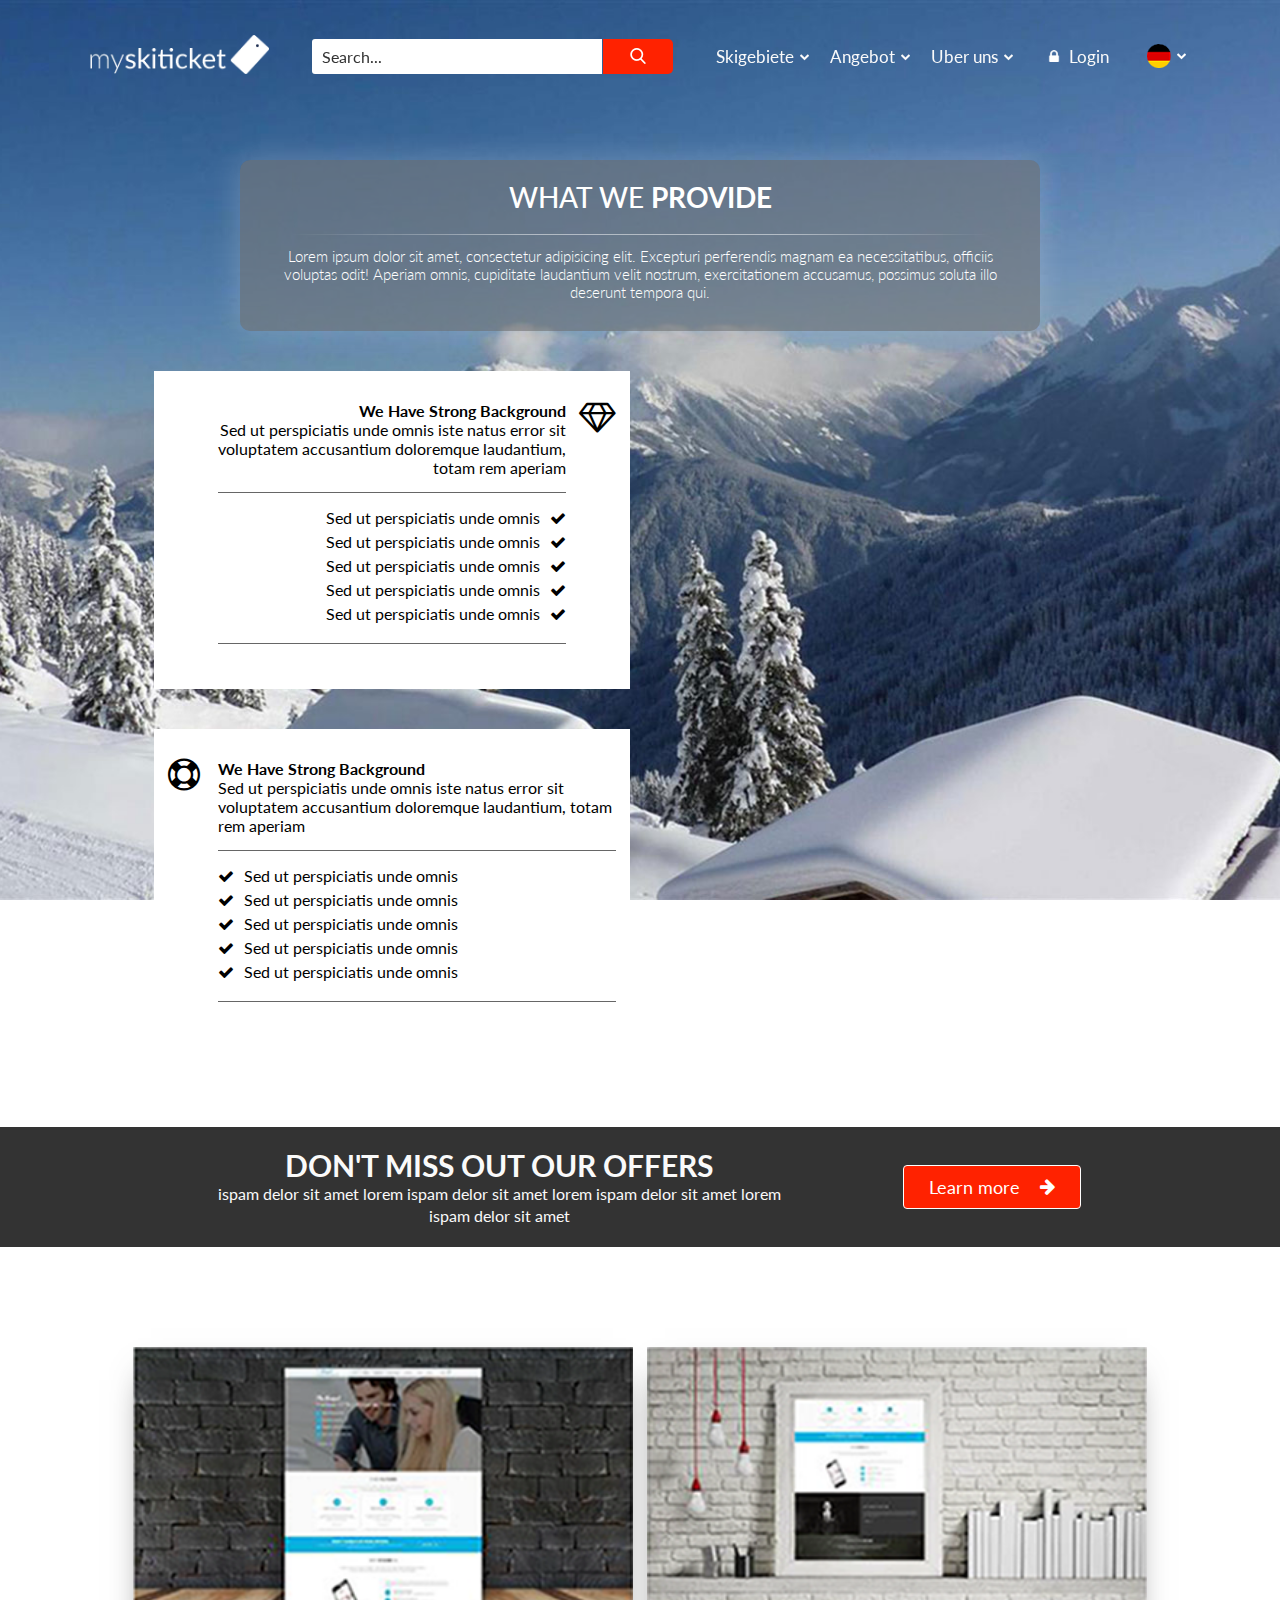
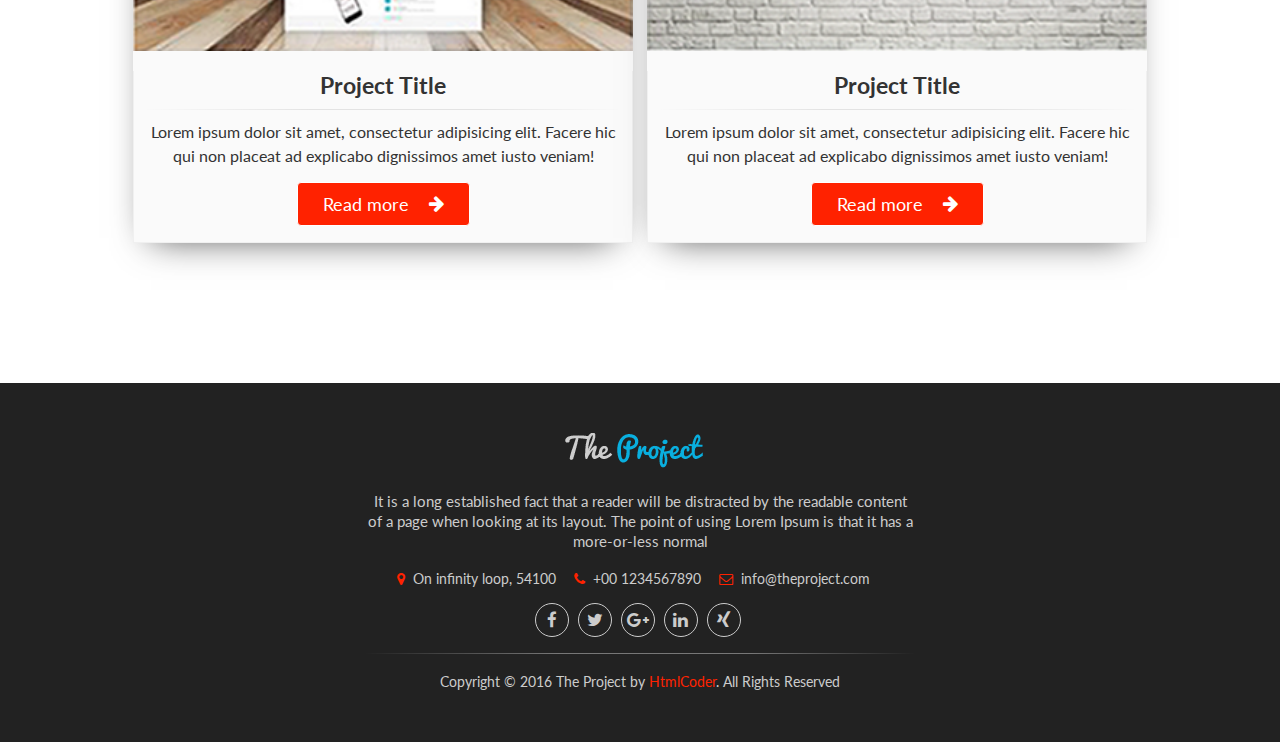
<file: Ski_rental.html>
<!DOCTYPE html>
<html lang="en">

<head>
    <meta charset="UTF-8">
    <meta name="description" content="">
    <meta name="keywords" content="">
    <meta name="viewport" content="width=device-width, 
    initial-scale=1.0">
    <meta name="MobileOptimized" content="320">
    <meta name="HandheldFriendly" content="true">
    <title>My Skiticket</title>
    <link rel="shortcut icon" href="img/favicon.ico" type="image/x-icon">
    <link href="https://fonts.googleapis.com/css?family=Lato:400,600,700" rel="stylesheet">
    <link rel="stylesheet" href="css/font-awesome.css">
    <link rel="stylesheet" href="css/main.css">
    <link rel="stylesheet" href="css/ski_pass.css">
    <link rel="stylesheet" href="css/Ski_rental.css">
    <script src="js/jquery-1.7.2.min.js"></script>
</head>

<body>
    <div class="bglayer_menu"></div>
    <div class="bg_menu"></div>
    <div class="menu_mob">
        <div class="close_menu">
            <img src="img/close.png" alt="">
        </div>
        <div class="body_menu_mob">
            <div class="main_menu_mob">
                <ul class="ul_mob">
                    <li class="drop_mob li_1">
                        <a href="#" class="a_mob_menu">
                            <span>Skigebiete</span>
                            <i class="fa fa-chevron-down"></i>
                        </a>
                        <div class="drop_menu_mob dr_1">
                            <div class="body_menu">
                                <div class="drop_box">
                                    <div class="title_h4 tl_1">
                                        <h4>Osterreich</h4>
                                        <img src="img/flg_1.png" alt="">
                                        <i class="fa fa-chevron-down"></i>
                                    </div>
                                    <ul class="ul_1">
                                        <li><i class="fa fa-angle-right" aria-hidden="true"></i><a title="link" href="#">St. Anton am Arlberg</a></li>
                                        <li><i class="fa fa-angle-right" aria-hidden="true"></i><a title="link" href="#">Obergurgl</a></li>
                                        <li><i class="fa fa-angle-right" aria-hidden="true"></i><a title="link" href="#">Solden</a></li>
                                        <li><i class="fa fa-angle-right" aria-hidden="true"></i><a title="link" href="#">Ischgl</a></li>
                                        <li class="txtColorRed"><i class="fa fa-angle-right" aria-hidden="true"></i><a title="link" href="#">All Ski Resorts</a></li>
                                    </ul>
                                </div>
                                <div class="drop_box">
                                    <div class="title_h4 tl_2">
                                        <h4>Schweiz</h4>
                                        <img src="img/flg_2.png " alt=" ">
                                        <i class="fa fa-chevron-down"></i>
                                    </div>
                                    <ul class="ul_2">
                                        <li><i class="fa fa-angle-right " aria-hidden="true "></i><a title="link " href="# ">Leukerbad/Torrent</a></li>
                                        <li><i class="fa fa-angle-right " aria-hidden="true "></i><a title="link " href="# ">Flims-Laax-Falera</a></li>
                                        <li><i class="fa fa-angle-right " aria-hidden="true "></i><a title="link " href="# ">Zermatt</a></li>
                                        <li><i class="fa fa-angle-right " aria-hidden="true "></i><a title="link " href="# ">Brigels</a></li>
                                        <li class="txtColorRed "><i class="fa fa-angle-right " aria-hidden="true "></i><a title="link " href="# ">All Ski Resorts</a></li>
                                    </ul>
                                </div>
                                <div class="drop_box ">
                                    <div class="title_h4 tl_3">
                                        <h4>Deutschland</h4>
                                        <img src="img/flg_3.png " alt=" ">
                                        <i class="fa fa-chevron-down"></i>
                                    </div>
                                    <ul class="ul_3">
                                        <li><i class="fa fa-angle-right " aria-hidden="true "></i><a title="link " href="# ">Zugspitze</a></li>
                                        <li><i class="fa fa-angle-right " aria-hidden="true "></i><a title="link " href="# ">Grober Arber</a></li>
                                        <li><i class="fa fa-angle-right " aria-hidden="true "></i><a title="link " href="# ">Willingen</a></li>
                                        <li class="txtColorRed "><i class="fa fa-angle-right " aria-hidden="true "></i><a title="link " href="# ">All Ski Resorts</a></li>
                                    </ul>
                                </div>
                                <div class="drop_box ">
                                    <div class="title_h4 tl_4">
                                        <h4>Italy</h4>
                                        <img src="img/flg_4.gif " alt=" ">
                                        <i class="fa fa-chevron-down"></i>
                                    </div>
                                    <ul class="ul_4">
                                        <li><i class="fa fa-angle-right " aria-hidden="true "></i><a title="link " href="# ">St. Anton am Arlberg</a></li>
                                        <li><i class="fa fa-angle-right " aria-hidden="true "></i><a title="link " href="# ">Obergurgl</a></li>
                                        <li><i class="fa fa-angle-right " aria-hidden="true "></i><a title="link " href="# ">Ischgl</a></li>
                                        <li><i class="fa fa-angle-right " aria-hidden="true "></i><a title="link " href="# ">Ischgl</a></li>
                                        <li class="txtColorRed "><i class="fa fa-angle-right " aria-hidden="true "></i><a title="link " href="# ">All Ski Resorts</a></li>
                                    </ul>
                                </div>
                                <div class="drop_box ">
                                    <div class="title_h4 tl_5">
                                        <h4>Franch</h4>
                                        <img src="img/flg_5.png " alt=" ">
                                        <i class="fa fa-chevron-down"></i>
                                    </div>
                                    <ul class="ul_5">
                                        <li><i class="fa fa-angle-right " aria-hidden="true "></i><a title="link " href="# ">St. Anton am Arlberg</a></li>
                                        <li><i class="fa fa-angle-right " aria-hidden="true "></i><a title="link " href="# ">Obergurgl</a></li>
                                        <li><i class="fa fa-angle-right " aria-hidden="true "></i><a title="link " href="# ">Ischgl</a></li>
                                        <li><i class="fa fa-angle-right " aria-hidden="true "></i><a title="link " href="# ">Ischgl</a></li>
                                        <li class="txtColorRed "><i class="fa fa-angle-right " aria-hidden="true "></i><a title="link " href="# ">All Ski Resorts</a></li>
                                    </ul>
                                </div>
                                <a title="Skigebiet " href="# " class="fullWidthButn ">Skigebiet finden</a>
                            </div>
                        </div>
                    </li>
                    <li class="drop_mob li_2">
                        <a href="#" class="a_mob_menu">
                            <span>Angebot</span>
                            <i class="fa fa-chevron-down "></i>
                        </a>
                        <div class="drop_menu_mob dr_2">
                            <div class="body_menu">
                                <div class="drop_box">
                                    <h4 class=" ">Unser Angebot</h4>
                                    <ul>
                                        <li class="txtColorRed "><i class="fa fa-angle-right " aria-hidden="true "></i><a title="Skipass " href="# ">Skipass</a></li>
                                        <li class="txtColorRed "><i class="fa fa-angle-right " aria-hidden="true "></i><a title="Skiverleih " href="# ">Skiverleih</a></li>
                                        <li class="txtColorRed "><i class="fa fa-angle-right " aria-hidden="true "></i><a title="link " href="# ">Keycard bestellen</a></li>
                                        <li><i class="fa fa-angle-right " aria-hidden="true "></i><a title="link " href="# ">Blog / Magazine</a></li>
                                    </ul>
                                    <a title="Skigebiet" href="#" class="fullWidthButn">Skigebiet finden</a>
                                </div>
                                <div class="drop_box ">
                                    <a href="# " class=" " title="menuImg ">
                                        <img src="img/bg.jpg" class="menu_img" alt="Image " title="Image ">
                                    </a>
                                </div>
                                <div class="clearfix"></div>
                            </div>
                        </div>
                    </li>
                    <li class="drop_mob li_3">
                        <a href="#" class="a_mob_menu">
                            <span>Uber uns</span>
                            <i class="fa fa-chevron-down "></i>
                        </a>
                        <div class="drop_menu_mob dr_3">
                            <div class="body_menu">
                                <div class="drop_box">
                                    <h4 class=" ">Uber Uns</h4>
                                    <ul>
                                        <li><i class="fa fa-angle-right " aria-hidden="true "></i><a title="Faq " href="# ">Faq</a></li>
                                        <li><i class="fa fa-angle-right " aria-hidden="true "></i><a title="Wer wir sind " href="# ">Wer wir sind</a></li>
                                        <li><i class="fa fa-angle-right " aria-hidden="true "></i><a title="Wer wir machen " href="# ">Wer wir machen</a></li>
                                        <li><i class="fa fa-angle-right " aria-hidden="true "></i><a title="Presse " href="# ">Presse</a></li>
                                        <li><i class="fa fa-angle-right " aria-hidden="true "></i><a title="Jobs " href="# ">Jobs</a></li>
                                        <li><i class="fa fa-angle-right " aria-hidden="true "></i><a title="Datenschutz " href="# ">Datenschutz</a></li>
                                        <li><i class="fa fa-angle-right " aria-hidden="true "></i><a title="Impressum " href="# ">Impressum</a></li>
                                    </ul>
                                    <a title="Skigebiet" href="#" class="fullWidthButn">Kontakt</a>
                                </div>
                            </div>
                        </div>
                    </li>
                </ul>
                <a href="# " class="login ">
                    <i class="fa fa-lock"></i>
                    <span>Login</span>
                </a>
                <div class="lang_mob li_4">
                    <a href="# " class="ger lang_m">
                        <img src="img/spanBg.png " alt=" ">
                        <i class="fa fa-chevron-down "></i>
                    </a>
                    <div class="drop_menu_mob dr_4">
                        <div class="body_menu">
                            <div class="drop_box">
                                <ul>
                                    <li>
                                        <a title="Lenguage " href="# "><img src="img/flug1.png " alt="Image " title="Image " />
                                            <span>English</span>
                                        </a>
                                    </li>
                                    <li>
                                        <a title="Lenguage " href="# "><img src="img/flug2.png " alt="Image " title="Image " /><span>Deutsch</span></a>
                                    </li>
                                    <li>
                                        <a title="Lenguage " href="# "><img src="img/flug3.png " alt="Image " title="Image " /><span>Italieno</span></a>
                                    </li>
                                    <li>
                                        <a title="Lenguage " href="# "><img src="img/flug4.png " alt="Image " title="Image " /><span>Franchis</span></a>
                                    </li>
                                </ul>
                            </div>
                        </div>
                    </div>
                </div>
            </div>
        </div>
    </div>
    <header>
        <div class="wrapper">
            <div class="body_header">
                <div class="logo">
                    <a href="#">
                        <img src="img/logo.png" alt="">
                    </a>
                </div>
                <div class="search_top">
                    <form action="">
                        <input type="text" placeholder="Search...">
                        <button></button>
                    </form>
                    <div class="btn_menu_mob">
                        <i class="fa fa-bars" aria-hidden="true"></i>
                    </div>
                </div>
                <div class="menu_top">
                    <ul>
                        <li class="dropdown">
                            <a href="#">
                                <span>Skigebiete</span>
                                <i class="fa fa-chevron-down"></i>
                            </a>
                            <div class="drop_menu fullwidthMenu">
                                <div class="body_menu">
                                    <div class="drop_box">
                                        <div class="title_h4">
                                            <h4>Osterreich</h4>
                                            <img src="img/flg_1.png" alt="">
                                        </div>
                                        <ul>
                                            <li><i class="fa fa-angle-right" aria-hidden="true"></i><a title="link" href="#">St. Anton am Arlberg</a></li>
                                            <li><i class="fa fa-angle-right" aria-hidden="true"></i><a title="link" href="#">Obergurgl</a></li>
                                            <li><i class="fa fa-angle-right" aria-hidden="true"></i><a title="link" href="#">Solden</a></li>
                                            <li><i class="fa fa-angle-right" aria-hidden="true"></i><a title="link" href="#">Ischgl</a></li>
                                            <li class="txtColorRed"><i class="fa fa-angle-right" aria-hidden="true"></i><a title="link" href="#">All Ski Resorts</a></li>
                                        </ul>
                                    </div>
                                    <div class="drop_box">
                                        <div class="title_h4">
                                            <h4>Schweiz</h4>
                                            <img src="img/flg_2.png " alt=" ">
                                        </div>
                                        <ul>
                                            <li><i class="fa fa-angle-right " aria-hidden="true "></i><a title="link " href="# ">Leukerbad/Torrent</a></li>
                                            <li><i class="fa fa-angle-right " aria-hidden="true "></i><a title="link " href="# ">Flims-Laax-Falera</a></li>
                                            <li><i class="fa fa-angle-right " aria-hidden="true "></i><a title="link " href="# ">Zermatt</a></li>
                                            <li><i class="fa fa-angle-right " aria-hidden="true "></i><a title="link " href="# ">Brigels</a></li>
                                            <li class="txtColorRed "><i class="fa fa-angle-right " aria-hidden="true "></i><a title="link " href="# ">All Ski Resorts</a></li>
                                        </ul>
                                    </div>
                                    <div class="drop_box ">
                                        <div class="title_h4">
                                            <h4>Deutschland</h4>
                                            <img src="img/flg_3.png " alt=" ">
                                        </div>
                                        <ul>
                                            <li><i class="fa fa-angle-right " aria-hidden="true "></i><a title="link " href="# ">Zugspitze</a></li>
                                            <li><i class="fa fa-angle-right " aria-hidden="true "></i><a title="link " href="# ">Grober Arber</a></li>
                                            <li><i class="fa fa-angle-right " aria-hidden="true "></i><a title="link " href="# ">Willingen</a></li>
                                            <li class="txtColorRed "><i class="fa fa-angle-right " aria-hidden="true "></i><a title="link " href="# ">All Ski Resorts</a></li>
                                        </ul>
                                    </div>
                                    <div class="drop_box ">
                                        <div class="title_h4">
                                            <h4>Italy</h4>
                                            <img src="img/flg_4.gif " alt=" ">
                                        </div>
                                        <ul>
                                            <li><i class="fa fa-angle-right " aria-hidden="true "></i><a title="link " href="# ">St. Anton am Arlberg</a></li>
                                            <li><i class="fa fa-angle-right " aria-hidden="true "></i><a title="link " href="# ">Obergurgl</a></li>
                                            <li><i class="fa fa-angle-right " aria-hidden="true "></i><a title="link " href="# ">Ischgl</a></li>
                                            <li><i class="fa fa-angle-right " aria-hidden="true "></i><a title="link " href="# ">Ischgl</a></li>
                                            <li class="txtColorRed "><i class="fa fa-angle-right " aria-hidden="true "></i><a title="link " href="# ">All Ski Resorts</a></li>
                                        </ul>
                                    </div>
                                    <div class="drop_box ">
                                        <div class="title_h4">
                                            <h4>Franch</h4>
                                            <img src="img/flg_5.png " alt=" ">
                                        </div>
                                        <ul>
                                            <li><i class="fa fa-angle-right " aria-hidden="true "></i><a title="link " href="# ">St. Anton am Arlberg</a></li>
                                            <li><i class="fa fa-angle-right " aria-hidden="true "></i><a title="link " href="# ">Obergurgl</a></li>
                                            <li><i class="fa fa-angle-right " aria-hidden="true "></i><a title="link " href="# ">Ischgl</a></li>
                                            <li><i class="fa fa-angle-right " aria-hidden="true "></i><a title="link " href="# ">Ischgl</a></li>
                                            <li class="txtColorRed "><i class="fa fa-angle-right " aria-hidden="true "></i><a title="link " href="# ">All Ski Resorts</a></li>
                                        </ul>
                                    </div>
                                    <a title="Skigebiet " href="# " class="fullWidthButn ">Skigebiet finden</a>
                                </div>
                            </div>
                        </li>
                        <li class="dropdown">
                            <a href="# ">
                                <span>Angebot</span>
                                <i class="fa fa-chevron-down "></i>
                            </a>
                            <div class="drop_menu fullwidthMenu">
                                <div class="body_menu">
                                    <div class="drop_box">
                                        <h4 class=" ">Unser Angebot</h4>
                                        <ul>
                                            <li class="txtColorRed "><i class="fa fa-angle-right " aria-hidden="true "></i><a title="Skipass " href="# ">Skipass</a></li>
                                            <li class="txtColorRed "><i class="fa fa-angle-right " aria-hidden="true "></i><a title="Skiverleih " href="# ">Skiverleih</a></li>
                                            <li class="txtColorRed "><i class="fa fa-angle-right " aria-hidden="true "></i><a title="link " href="# ">Keycard bestellen</a></li>
                                            <li><i class="fa fa-angle-right " aria-hidden="true "></i><a title="link " href="# ">Blog / Magazine</a></li>
                                        </ul>
                                        <a title="Skigebiet" href="#" class="fullWidthButn">Skigebiet finden</a>
                                    </div>
                                    <div class="drop_box ">
                                        <a href="# " class=" " title="menuImg ">
                                            <img src="img/bg.jpg " alt="Image " title="Image ">
                                        </a>
                                    </div>
                                    <div class="clearfix"></div>
                                </div>
                            </div>
                        </li>
                        <li class="dropdown ">
                            <a href="# ">
                                <span>Uber uns</span>
                                <i class="fa fa-chevron-down "></i>
                            </a>
                            <div class="drop_menu">
                                <div class="body_menu">
                                    <div class="drop_box">
                                        <h4 class=" ">Uber Uns</h4>
                                        <ul>
                                            <li><i class="fa fa-angle-right " aria-hidden="true "></i><a title="Faq " href="# ">Faq</a></li>
                                            <li><i class="fa fa-angle-right " aria-hidden="true "></i><a title="Wer wir sind " href="# ">Wer wir sind</a></li>
                                            <li><i class="fa fa-angle-right " aria-hidden="true "></i><a title="Wer wir machen " href="# ">Wer wir machen</a></li>
                                            <li><i class="fa fa-angle-right " aria-hidden="true "></i><a title="Presse " href="# ">Presse</a></li>
                                            <li><i class="fa fa-angle-right " aria-hidden="true "></i><a title="Jobs " href="# ">Jobs</a></li>
                                            <li><i class="fa fa-angle-right " aria-hidden="true "></i><a title="Datenschutz " href="# ">Datenschutz</a></li>
                                            <li><i class="fa fa-angle-right " aria-hidden="true "></i><a title="Impressum " href="# ">Impressum</a></li>
                                        </ul>
                                        <a title="Skigebiet" href="#" class="fullWidthButn">Kontakt</a>
                                    </div>
                                </div>
                            </div>
                        </li>
                    </ul>
                </div>
                <a href="# " class="login ">
                 Login
                </a>
                <div class="lang ">
                    <a href="# " class="ger lang_m ">
                        <img src="img/spanBg.png " alt=" ">
                        <i class="fa fa-chevron-down "></i>
                    </a>
                    <div class="drop_menu">
                        <div class="body_menu">
                            <div class="drop_box">
                                <ul>
                                    <li>
                                        <a title="Lenguage " href="# "><img src="img/flug1.png " alt="Image " title="Image " />
                                            <span>English</span>
                                        </a>
                                    </li>
                                    <li>
                                        <a title="Lenguage " href="# "><img src="img/flug2.png " alt="Image " title="Image " /><span>Deutsch</span></a>
                                    </li>
                                    <li>
                                        <a title="Lenguage " href="# "><img src="img/flug3.png " alt="Image " title="Image " /><span>Italieno</span></a>
                                    </li>
                                    <li>
                                        <a title="Lenguage " href="# "><img src="img/flug4.png " alt="Image " title="Image " /><span>Franchis</span></a>
                                    </li>
                                </ul>
                            </div>
                        </div>
                    </div>
                </div>
            </div>
        </div>
    </header>
    <section class="one">
        <div>
            <div class="body_one">
                <div class="block_info_top">
					<div class="title_one">
                        <h1>WHAT WE <strong>PROVIDE</strong></h1>
                        <div class="line"></div>
                        <p>Lorem ipsum dolor sit amet, consectetur adipisicing elit. Excepturi perferendis magnam ea necessitatibus, officiis voluptas odit! Aperiam omnis, cupiditate laudantium velit nostrum, exercitationem accusamus, possimus soluta illo deserunt tempora qui.</p>
                    </div>
					<ul class="width">
                        <li>
                            <div class="bl_el "><i class="fa fa-diamond "></i></div>
							<div class="bl_text">
                            <h4>We Have Strong Background</h4>
                            <p>Sed ut perspiciatis unde omnis iste natus error sit voluptatem accusantium doloremque laudantium, totam rem aperiam</p>
                            <div class="line "></div>
							<ul class="bl_ul bl_ul_left">
								<li>Sed ut perspiciatis unde omnis<span class="fa fa-check"></span></li>
								<li>Sed ut perspiciatis unde omnis<span class="fa fa-check"></span></li>
								<li>Sed ut perspiciatis unde omnis<span class="fa fa-check"></span></li>
								<li>Sed ut perspiciatis unde omnis<span class="fa fa-check"></span></li>
								<li>Sed ut perspiciatis unde omnis<span class="fa fa-check"></span></li>
							</ul>
							<div class="line "></div>
							</div>
                        </li>
                        <li>
                            <div class="bl_el "><i class="fa fa-support"></i></div>
							<div class="bl_text">
                            <h4>We Have Strong Background</h4>
                            <p>Sed ut perspiciatis unde omnis iste natus error sit voluptatem accusantium doloremque laudantium, totam rem aperiam</p>
                            <div class="line "></div>
							<ul class="bl_ul bl_ul_right">
								<li><span class="fa fa-check"></span>Sed ut perspiciatis unde omnis</li>
								<li><span class="fa fa-check"></span>Sed ut perspiciatis unde omnis</li>
								<li><span class="fa fa-check"></span>Sed ut perspiciatis unde omnis</li>
								<li><span class="fa fa-check"></span>Sed ut perspiciatis unde omnis</li>
								<li><span class="fa fa-check"></span>Sed ut perspiciatis unde omnis</li>
							</ul>
							<div class="line "></div>
							</div>
                        </li>
                    </ul>
                </div>
            </div>
        </div>
    </section>
    <section class="sct_middle ">
        <div class="wrapper ">
            <div class="body_sct_middle ">
                <div class="txt_block ">
                    <strong>DON'T MISS OUT OUR OFFERS</strong>
                    <p>ispam delor sit amet lorem ispam delor sit amet lorem ispam delor sit amet lorem ispam delor sit amet</p>
                </div>
                <a href="# " class="a_more ">Learn more<i class="fa fa-arrow-right pl-20 "></i></a>
            </div>
        </div>
    </section>
    <section class="body_three">
        <div class="body_tabs">
            <ul>
                                    <li>
                                        <div class="overlay-to-top-container">
                                            <img src="img/1.png " alt=" ">
                                            <div class="overlay-to-top">
												<p class="small margin-clear"><em>App development <br> Lorem ipsum dolor sit</em></p>
											</div>
                                        </div>
                                        <div class="body_li ">
                                            <strong>Project Title</strong>
                                            <div class="line "></div>
                                            <p>Lorem ipsum dolor sit amet, consectetur adipisicing elit. Facere hic qui non placeat ad explicabo dignissimos amet iusto veniam!</p>
                                            <a href="# " class="a_more ">Read more<i class="fa fa-arrow-right pl-20 "></i>
                                            </a>
                                        </div>
                                    </li>
                                    <li>
                                        <div class="overlay-to-top-container">
                                            <img src="img/2.png " alt=" ">
                                            <div class="overlay-to-top">
												<p class="small margin-clear"><em>App development <br> Lorem ipsum dolor sit</em></p>
											</div>
                                        </div>
                                        <div class="body_li ">
                                            <strong>Project Title</strong>
                                            <div class="line "></div>
                                            <p>Lorem ipsum dolor sit amet, consectetur adipisicing elit. Facere hic qui non placeat ad explicabo dignissimos amet iusto veniam!</p>
                                            <a href="# " class="a_more ">Read more<i class="fa fa-arrow-right pl-20 "></i>
                                            </a>
                                        </div>
                                    </li>

                                </ul>
        </div>
    </section>
    <footer>
        <div class="wrapper ">
            <div class="body_footer ">
                <div class="content_footer ">
                    <a href="# "><img src="img/logo_light_blue.png " title="image " alt="logo_light_blue "></a>
                    <p class="p_txt ">It is a long established fact that a reader will be distracted by the readable content of a page when looking at its layout. The point of using Lorem Ipsum is that it has a more-or-less normal</p>
                    <div class="footer_contact ">
                        <a href="# "><i class="fa fa-map-marker clr " aria-hidden="true "></i> On infinity loop, 54100</a>
                        <a href="# "><i class="fa fa-phone clr " aria-hidden="true "></i> +00 1234567890</a>
                        <a href="# "><i class="fa fa-envelope-o " aria-hidden="true "></i></i> info@theproject.com</a>
                    </div>
                    <div class="social_a ">
                        <a class="facebook " title="socialIcon " href="# "><i class="fa fa-facebook " aria-hidden="true "></i></a>
                        <a class="twit " title="socialIcon " href="# "><i class="fa fa-twitter " aria-hidden="true "></i></a>
                        <a class="google " title="socialIcon " href="# "><i class="fa fa-google-plus " aria-hidden="true "></i></a>
                        <a class="linkd " title="socialIcon " href="# "><i class="fa fa-linkedin " aria-hidden="true "></i></a>
                        <a class="xing " title="socialIcon " href="# "><i class="fa fa-xing " aria-hidden="true "></i></a>
                    </div>
                    <div class="line "></div>
                    <p class="copyright ">Copyright © 2016 The Project by <a href="# ">HtmlCoder</a>. All Rights Reserved</p>
                </div>
            </div>
        </div>
    </footer>
    <script src="js/script.js "></script>
</body>

</html>
</file>
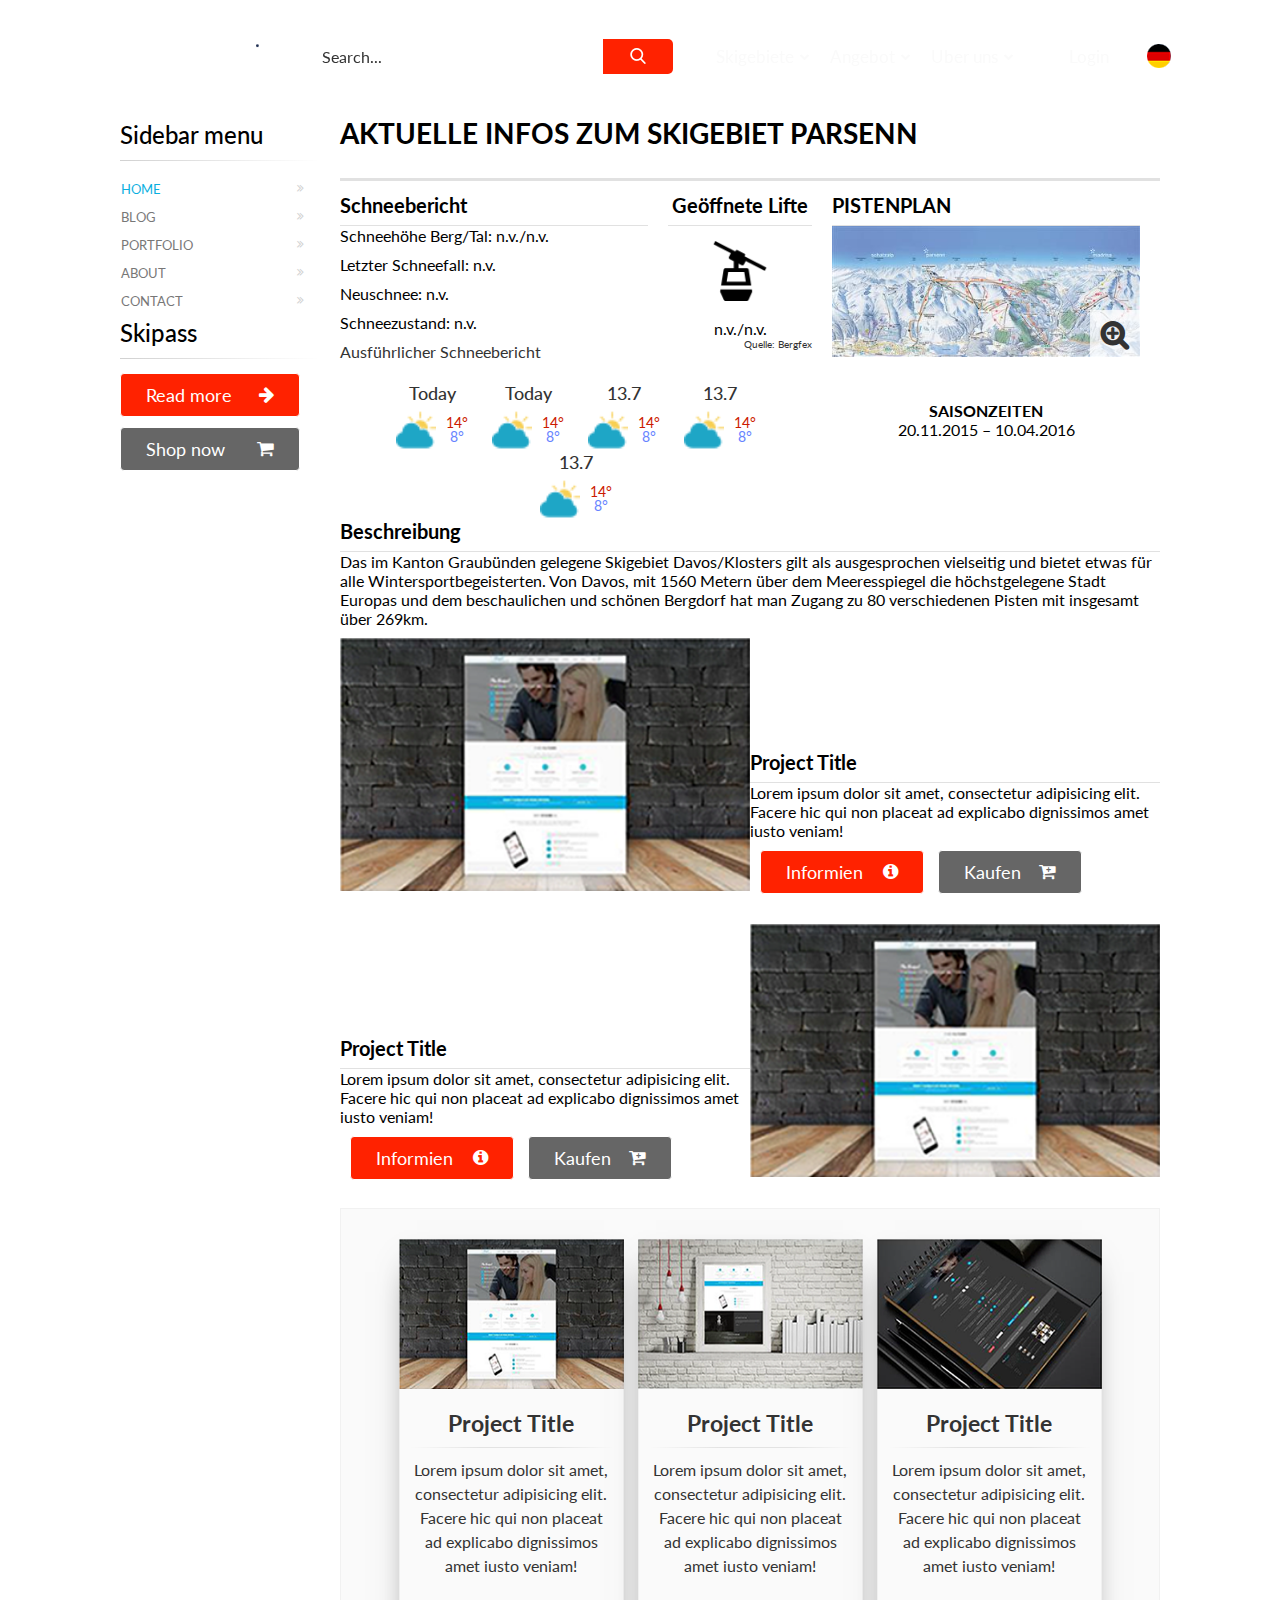
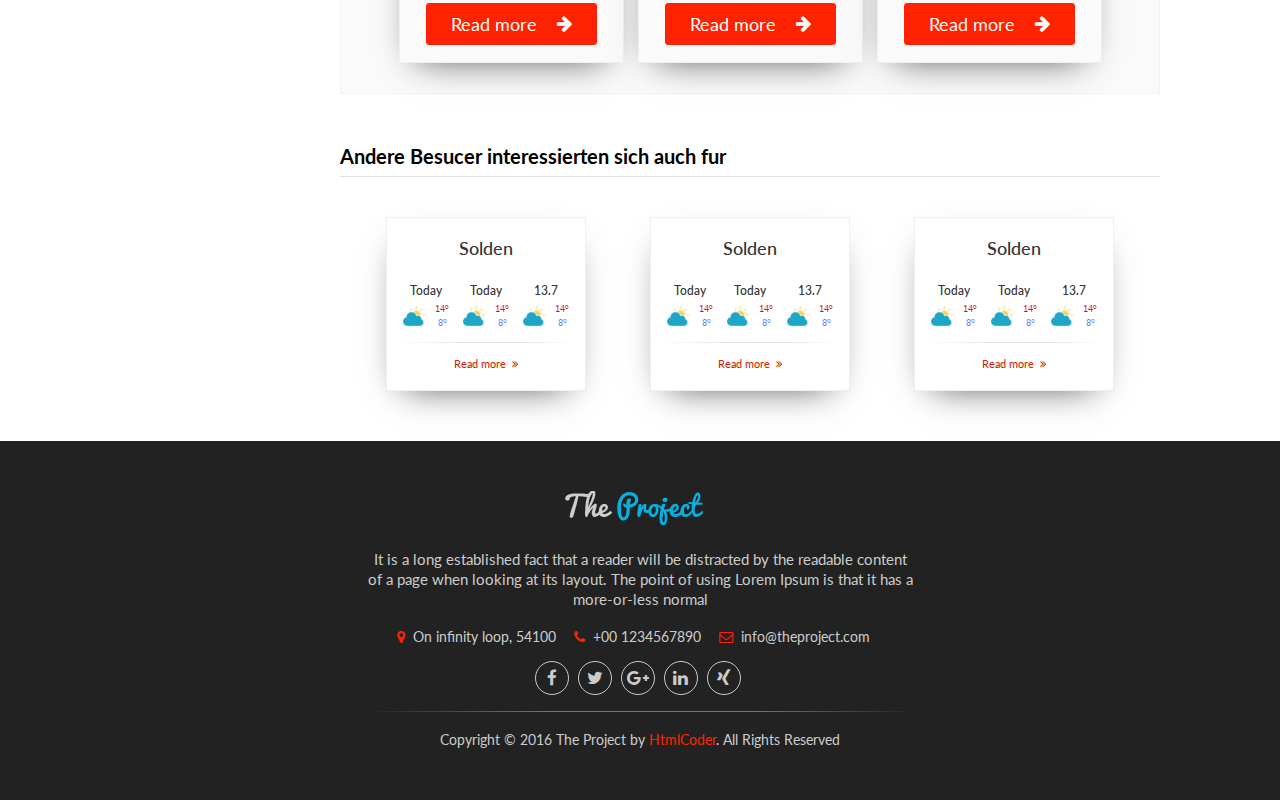
<file: ski_resorts.html>
<!DOCTYPE html>
<html lang="en">

<head>
    <meta charset="UTF-8">
    <meta name="description" content="">
    <meta name="keywords" content="">
    <meta name="viewport" content="width=device-width, 
    initial-scale=1.0">
    <meta name="MobileOptimized" content="320">
    <meta name="HandheldFriendly" content="true">
    <title>My Skiticket</title>
    <link rel="shortcut icon" href="img/favicon.ico" type="image/x-icon">
    <link href="https://fonts.googleapis.com/css?family=Lato:400,600,700" rel="stylesheet">
    <link rel="stylesheet" href="css/font-awesome.css">
    <link rel="stylesheet" href="css/main.css">
    <link rel="stylesheet" href="css/ski_resorts.css">
    <script src="js/jquery-1.7.2.min.js"></script>
</head>

<body>
    <div class="bglayer_menu"></div>
    <div class="bg_menu"></div>
    <div class="menu_mob">
        <div class="close_menu">
            <img src="img/close.png" alt="">
        </div>
        <div class="body_menu_mob">
            <div class="main_menu_mob">
                <ul class="ul_mob">
                    <li class="drop_mob li_1">
                        <a href="#" class="a_mob_menu">
                            <span>Skigebiete</span>
                            <i class="fa fa-chevron-down"></i>
                        </a>
                        <div class="drop_menu_mob dr_1">
                            <div class="body_menu">
                                <div class="drop_box">
                                    <div class="title_h4 tl_1">
                                        <h4>Osterreich</h4>
                                        <img src="img/flg_1.png" alt="">
                                        <i class="fa fa-chevron-down"></i>
                                    </div>
                                    <ul class="ul_1">
                                        <li><i class="fa fa-angle-right" aria-hidden="true"></i><a title="link" href="#">St. Anton am Arlberg</a></li>
                                        <li><i class="fa fa-angle-right" aria-hidden="true"></i><a title="link" href="#">Obergurgl</a></li>
                                        <li><i class="fa fa-angle-right" aria-hidden="true"></i><a title="link" href="#">Solden</a></li>
                                        <li><i class="fa fa-angle-right" aria-hidden="true"></i><a title="link" href="#">Ischgl</a></li>
                                        <li class="txtColorRed"><i class="fa fa-angle-right" aria-hidden="true"></i><a title="link" href="#">All Ski Resorts</a></li>
                                    </ul>
                                </div>
                                <div class="drop_box">
                                    <div class="title_h4 tl_2">
                                        <h4>Schweiz</h4>
                                        <img src="img/flg_2.png " alt=" ">
                                        <i class="fa fa-chevron-down"></i>
                                    </div>
                                    <ul class="ul_2">
                                        <li><i class="fa fa-angle-right " aria-hidden="true "></i><a title="link " href="# ">Leukerbad/Torrent</a></li>
                                        <li><i class="fa fa-angle-right " aria-hidden="true "></i><a title="link " href="# ">Flims-Laax-Falera</a></li>
                                        <li><i class="fa fa-angle-right " aria-hidden="true "></i><a title="link " href="# ">Zermatt</a></li>
                                        <li><i class="fa fa-angle-right " aria-hidden="true "></i><a title="link " href="# ">Brigels</a></li>
                                        <li class="txtColorRed "><i class="fa fa-angle-right " aria-hidden="true "></i><a title="link " href="# ">All Ski Resorts</a></li>
                                    </ul>
                                </div>
                                <div class="drop_box ">
                                    <div class="title_h4 tl_3">
                                        <h4>Deutschland</h4>
                                        <img src="img/flg_3.png " alt=" ">
                                        <i class="fa fa-chevron-down"></i>
                                    </div>
                                    <ul class="ul_3">
                                        <li><i class="fa fa-angle-right " aria-hidden="true "></i><a title="link " href="# ">Zugspitze</a></li>
                                        <li><i class="fa fa-angle-right " aria-hidden="true "></i><a title="link " href="# ">Grober Arber</a></li>
                                        <li><i class="fa fa-angle-right " aria-hidden="true "></i><a title="link " href="# ">Willingen</a></li>
                                        <li class="txtColorRed "><i class="fa fa-angle-right " aria-hidden="true "></i><a title="link " href="# ">All Ski Resorts</a></li>
                                    </ul>
                                </div>
                                <div class="drop_box ">
                                    <div class="title_h4 tl_4">
                                        <h4>Italy</h4>
                                        <img src="img/flg_4.gif " alt=" ">
                                        <i class="fa fa-chevron-down"></i>
                                    </div>
                                    <ul class="ul_4">
                                        <li><i class="fa fa-angle-right " aria-hidden="true "></i><a title="link " href="# ">St. Anton am Arlberg</a></li>
                                        <li><i class="fa fa-angle-right " aria-hidden="true "></i><a title="link " href="# ">Obergurgl</a></li>
                                        <li><i class="fa fa-angle-right " aria-hidden="true "></i><a title="link " href="# ">Ischgl</a></li>
                                        <li><i class="fa fa-angle-right " aria-hidden="true "></i><a title="link " href="# ">Ischgl</a></li>
                                        <li class="txtColorRed "><i class="fa fa-angle-right " aria-hidden="true "></i><a title="link " href="# ">All Ski Resorts</a></li>
                                    </ul>
                                </div>
                                <div class="drop_box ">
                                    <div class="title_h4 tl_5">
                                        <h4>Franch</h4>
                                        <img src="img/flg_5.png " alt=" ">
                                        <i class="fa fa-chevron-down"></i>
                                    </div>
                                    <ul class="ul_5">
                                        <li><i class="fa fa-angle-right " aria-hidden="true "></i><a title="link " href="# ">St. Anton am Arlberg</a></li>
                                        <li><i class="fa fa-angle-right " aria-hidden="true "></i><a title="link " href="# ">Obergurgl</a></li>
                                        <li><i class="fa fa-angle-right " aria-hidden="true "></i><a title="link " href="# ">Ischgl</a></li>
                                        <li><i class="fa fa-angle-right " aria-hidden="true "></i><a title="link " href="# ">Ischgl</a></li>
                                        <li class="txtColorRed "><i class="fa fa-angle-right " aria-hidden="true "></i><a title="link " href="# ">All Ski Resorts</a></li>
                                    </ul>
                                </div>
                                <a title="Skigebiet " href="# " class="fullWidthButn ">Skigebiet finden</a>
                            </div>
                        </div>
                    </li>
                    <li class="drop_mob li_2">
                        <a href="#" class="a_mob_menu">
                            <span>Angebot</span>
                            <i class="fa fa-chevron-down "></i>
                        </a>
                        <div class="drop_menu_mob dr_2">
                            <div class="body_menu">
                                <div class="drop_box">
                                    <h4 class=" ">Unser Angebot</h4>
                                    <ul>
                                        <li class="txtColorRed "><i class="fa fa-angle-right " aria-hidden="true "></i><a title="Skipass " href="# ">Skipass</a></li>
                                        <li class="txtColorRed "><i class="fa fa-angle-right " aria-hidden="true "></i><a title="Skiverleih " href="# ">Skiverleih</a></li>
                                        <li class="txtColorRed "><i class="fa fa-angle-right " aria-hidden="true "></i><a title="link " href="# ">Keycard bestellen</a></li>
                                        <li><i class="fa fa-angle-right " aria-hidden="true "></i><a title="link " href="# ">Blog / Magazine</a></li>
                                    </ul>
                                    <a title="Skigebiet" href="#" class="fullWidthButn">Skigebiet finden</a>
                                </div>
                                <div class="drop_box ">
                                    <a href="# " class=" " title="menuImg ">
                                        <img src="img/bg.jpg" class="menu_img" alt="Image " title="Image ">
                                    </a>
                                </div>
                                <div class="clearfix"></div>
                            </div>
                        </div>
                    </li>
                    <li class="drop_mob li_3">
                        <a href="#" class="a_mob_menu">
                            <span>Uber uns</span>
                            <i class="fa fa-chevron-down "></i>
                        </a>
                        <div class="drop_menu_mob dr_3">
                            <div class="body_menu">
                                <div class="drop_box">
                                    <h4 class=" ">Uber Uns</h4>
                                    <ul>
                                        <li><i class="fa fa-angle-right " aria-hidden="true "></i><a title="Faq " href="# ">Faq</a></li>
                                        <li><i class="fa fa-angle-right " aria-hidden="true "></i><a title="Wer wir sind " href="# ">Wer wir sind</a></li>
                                        <li><i class="fa fa-angle-right " aria-hidden="true "></i><a title="Wer wir machen " href="# ">Wer wir machen</a></li>
                                        <li><i class="fa fa-angle-right " aria-hidden="true "></i><a title="Presse " href="# ">Presse</a></li>
                                        <li><i class="fa fa-angle-right " aria-hidden="true "></i><a title="Jobs " href="# ">Jobs</a></li>
                                        <li><i class="fa fa-angle-right " aria-hidden="true "></i><a title="Datenschutz " href="# ">Datenschutz</a></li>
                                        <li><i class="fa fa-angle-right " aria-hidden="true "></i><a title="Impressum " href="# ">Impressum</a></li>
                                    </ul>
                                    <a title="Skigebiet" href="#" class="fullWidthButn">Kontakt</a>
                                </div>
                            </div>
                        </div>
                    </li>
                </ul>
                <a href="# " class="login ">
                    <i class="fa fa-lock"></i>
                    <span>Login</span>
                </a>
                <div class="lang_mob li_4">
                    <a href="# " class="ger lang_m">
                        <img src="img/spanBg.png " alt=" ">
                        <i class="fa fa-chevron-down "></i>
                    </a>
                    <div class="drop_menu_mob dr_4">
                        <div class="body_menu">
                            <div class="drop_box">
                                <ul>
                                    <li>
                                        <a title="Lenguage " href="# "><img src="img/flug1.png " alt="Image " title="Image " />
                                            <span>English</span>
                                        </a>
                                    </li>
                                    <li>
                                        <a title="Lenguage " href="# "><img src="img/flug2.png " alt="Image " title="Image " /><span>Deutsch</span></a>
                                    </li>
                                    <li>
                                        <a title="Lenguage " href="# "><img src="img/flug3.png " alt="Image " title="Image " /><span>Italieno</span></a>
                                    </li>
                                    <li>
                                        <a title="Lenguage " href="# "><img src="img/flug4.png " alt="Image " title="Image " /><span>Franchis</span></a>
                                    </li>
                                </ul>
                            </div>
                        </div>
                    </div>
                </div>
            </div>
        </div>
    </div>
    <header>
        <div class="wrapper">
            <div class="body_header">
                <div class="logo">
                    <a href="#">
                        <img src="img/logo.png" alt="">
                    </a>
                </div>
                <div class="search_top">
                    <form action="">
                        <input type="text" placeholder="Search...">
                        <button></button>
                    </form>
                    <div class="btn_menu_mob">
                        <i class="fa fa-bars" aria-hidden="true"></i>
                    </div>
                </div>
                <div class="menu_top">
                    <ul>
                        <li class="dropdown">
                            <a href="#">
                                <span>Skigebiete</span>
                                <i class="fa fa-chevron-down"></i>
                            </a>
                            <div class="drop_menu fullwidthMenu">
                                <div class="body_menu">
                                    <div class="drop_box">
                                        <div class="title_h4">
                                            <h4>Osterreich</h4>
                                            <img src="img/flg_1.png" alt="">
                                        </div>
                                        <ul>
                                            <li><i class="fa fa-angle-right" aria-hidden="true"></i><a title="link" href="#">St. Anton am Arlberg</a></li>
                                            <li><i class="fa fa-angle-right" aria-hidden="true"></i><a title="link" href="#">Obergurgl</a></li>
                                            <li><i class="fa fa-angle-right" aria-hidden="true"></i><a title="link" href="#">Solden</a></li>
                                            <li><i class="fa fa-angle-right" aria-hidden="true"></i><a title="link" href="#">Ischgl</a></li>
                                            <li class="txtColorRed"><i class="fa fa-angle-right" aria-hidden="true"></i><a title="link" href="#">All Ski Resorts</a></li>
                                        </ul>
                                    </div>
                                    <div class="drop_box">
                                        <div class="title_h4">
                                            <h4>Schweiz</h4>
                                            <img src="img/flg_2.png " alt=" ">
                                        </div>
                                        <ul>
                                            <li><i class="fa fa-angle-right " aria-hidden="true "></i><a title="link " href="# ">Leukerbad/Torrent</a></li>
                                            <li><i class="fa fa-angle-right " aria-hidden="true "></i><a title="link " href="# ">Flims-Laax-Falera</a></li>
                                            <li><i class="fa fa-angle-right " aria-hidden="true "></i><a title="link " href="# ">Zermatt</a></li>
                                            <li><i class="fa fa-angle-right " aria-hidden="true "></i><a title="link " href="# ">Brigels</a></li>
                                            <li class="txtColorRed "><i class="fa fa-angle-right " aria-hidden="true "></i><a title="link " href="# ">All Ski Resorts</a></li>
                                        </ul>
                                    </div>
                                    <div class="drop_box ">
                                        <div class="title_h4">
                                            <h4>Deutschland</h4>
                                            <img src="img/flg_3.png " alt=" ">
                                        </div>
                                        <ul>
                                            <li><i class="fa fa-angle-right " aria-hidden="true "></i><a title="link " href="# ">Zugspitze</a></li>
                                            <li><i class="fa fa-angle-right " aria-hidden="true "></i><a title="link " href="# ">Grober Arber</a></li>
                                            <li><i class="fa fa-angle-right " aria-hidden="true "></i><a title="link " href="# ">Willingen</a></li>
                                            <li class="txtColorRed "><i class="fa fa-angle-right " aria-hidden="true "></i><a title="link " href="# ">All Ski Resorts</a></li>
                                        </ul>
                                    </div>
                                    <div class="drop_box ">
                                        <div class="title_h4">
                                            <h4>Italy</h4>
                                            <img src="img/flg_4.gif " alt=" ">
                                        </div>
                                        <ul>
                                            <li><i class="fa fa-angle-right " aria-hidden="true "></i><a title="link " href="# ">St. Anton am Arlberg</a></li>
                                            <li><i class="fa fa-angle-right " aria-hidden="true "></i><a title="link " href="# ">Obergurgl</a></li>
                                            <li><i class="fa fa-angle-right " aria-hidden="true "></i><a title="link " href="# ">Ischgl</a></li>
                                            <li><i class="fa fa-angle-right " aria-hidden="true "></i><a title="link " href="# ">Ischgl</a></li>
                                            <li class="txtColorRed "><i class="fa fa-angle-right " aria-hidden="true "></i><a title="link " href="# ">All Ski Resorts</a></li>
                                        </ul>
                                    </div>
                                    <div class="drop_box ">
                                        <div class="title_h4">
                                            <h4>Franch</h4>
                                            <img src="img/flg_5.png " alt=" ">
                                        </div>
                                        <ul>
                                            <li><i class="fa fa-angle-right " aria-hidden="true "></i><a title="link " href="# ">St. Anton am Arlberg</a></li>
                                            <li><i class="fa fa-angle-right " aria-hidden="true "></i><a title="link " href="# ">Obergurgl</a></li>
                                            <li><i class="fa fa-angle-right " aria-hidden="true "></i><a title="link " href="# ">Ischgl</a></li>
                                            <li><i class="fa fa-angle-right " aria-hidden="true "></i><a title="link " href="# ">Ischgl</a></li>
                                            <li class="txtColorRed "><i class="fa fa-angle-right " aria-hidden="true "></i><a title="link " href="# ">All Ski Resorts</a></li>
                                        </ul>
                                    </div>
                                    <a title="Skigebiet " href="# " class="fullWidthButn ">Skigebiet finden</a>
                                </div>
                            </div>
                        </li>
                        <li class="dropdown">
                            <a href="# ">
                                <span>Angebot</span>
                                <i class="fa fa-chevron-down "></i>
                            </a>
                            <div class="drop_menu fullwidthMenu">
                                <div class="body_menu">
                                    <div class="drop_box">
                                        <h4 class=" ">Unser Angebot</h4>
                                        <ul>
                                            <li class="txtColorRed "><i class="fa fa-angle-right " aria-hidden="true "></i><a title="Skipass " href="# ">Skipass</a></li>
                                            <li class="txtColorRed "><i class="fa fa-angle-right " aria-hidden="true "></i><a title="Skiverleih " href="# ">Skiverleih</a></li>
                                            <li class="txtColorRed "><i class="fa fa-angle-right " aria-hidden="true "></i><a title="link " href="# ">Keycard bestellen</a></li>
                                            <li><i class="fa fa-angle-right " aria-hidden="true "></i><a title="link " href="# ">Blog / Magazine</a></li>
                                        </ul>
                                        <a title="Skigebiet" href="#" class="fullWidthButn">Skigebiet finden</a>
                                    </div>
                                    <div class="drop_box ">
                                        <a href="# " class=" " title="menuImg ">
                                            <img src="img/bg.jpg " alt="Image " title="Image ">
                                        </a>
                                    </div>
                                    <div class="clearfix"></div>
                                </div>
                            </div>
                        </li>
                        <li class="dropdown ">
                            <a href="# ">
                                <span>Uber uns</span>
                                <i class="fa fa-chevron-down "></i>
                            </a>
                            <div class="drop_menu">
                                <div class="body_menu">
                                    <div class="drop_box">
                                        <h4 class=" ">Uber Uns</h4>
                                        <ul>
                                            <li><i class="fa fa-angle-right " aria-hidden="true "></i><a title="Faq " href="# ">Faq</a></li>
                                            <li><i class="fa fa-angle-right " aria-hidden="true "></i><a title="Wer wir sind " href="# ">Wer wir sind</a></li>
                                            <li><i class="fa fa-angle-right " aria-hidden="true "></i><a title="Wer wir machen " href="# ">Wer wir machen</a></li>
                                            <li><i class="fa fa-angle-right " aria-hidden="true "></i><a title="Presse " href="# ">Presse</a></li>
                                            <li><i class="fa fa-angle-right " aria-hidden="true "></i><a title="Jobs " href="# ">Jobs</a></li>
                                            <li><i class="fa fa-angle-right " aria-hidden="true "></i><a title="Datenschutz " href="# ">Datenschutz</a></li>
                                            <li><i class="fa fa-angle-right " aria-hidden="true "></i><a title="Impressum " href="# ">Impressum</a></li>
                                        </ul>
                                        <a title="Skigebiet" href="#" class="fullWidthButn">Kontakt</a>
                                    </div>
                                </div>
                            </div>
                        </li>
                    </ul>
                </div>
                <a href="# " class="login ">
                 Login
                </a>
                <div class="lang ">
                    <a href="# " class="ger lang_m ">
                        <img src="img/spanBg.png " alt=" ">
                        <i class="fa fa-chevron-down "></i>
                    </a>
                    <div class="drop_menu">
                        <div class="body_menu">
                            <div class="drop_box">
                                <ul>
                                    <li>
                                        <a title="Lenguage " href="# "><img src="img/flug1.png " alt="Image " title="Image " />
                                            <span>English</span>
                                        </a>
                                    </li>
                                    <li>
                                        <a title="Lenguage " href="# "><img src="img/flug2.png " alt="Image " title="Image " /><span>Deutsch</span></a>
                                    </li>
                                    <li>
                                        <a title="Lenguage " href="# "><img src="img/flug3.png " alt="Image " title="Image " /><span>Italieno</span></a>
                                    </li>
                                    <li>
                                        <a title="Lenguage " href="# "><img src="img/flug4.png " alt="Image " title="Image " /><span>Franchis</span></a>
                                    </li>
                                </ul>
                            </div>
                        </div>
                    </div>
                </div>
            </div>
        </div>
    </header>
    <section class="one">
        <div class="sidebar">
            <div class="block clearfix">
				<h3 class="title">Sidebar menu</h3>
				<div class="separator"></div>
				<nav>
				    <ul class="nav nav-pills nav-stacked">
						<li class="active"><a href="#">Home</a></li>
						<li><a href="#">Blog</a></li>
						<li><a href="#">Portfolio</a></li>
						<li><a href="#">About</a></li>
					    <li><a href="#">Contact</a></li>
				    </ul>
			    </nav>
            </div>
            <div class="block clearfix">
                <h3 class="title">Skipass</h3>
                <div class="separator"></div>
                <a href="# " class="a_more ">Read more<i class="fa fa-arrow-right pl-20 "></i></a>
                <a href="# " class="a_more contact">Shop now<i class="fa fa-shopping-cart" aria-hidden="true "></i></a>
            </div>
        </div>
        <div class="content">
            <h1 class="head_1">AKTUELLE INFOS ZUM SKIGEBIET PARSENN</h1>
            <div class="col-1">
                 <h3 class="head_3">Schneebericht</h3>
                 <p>Schneehöhe Berg/Tal: n.v./n.v.</p>
                 <p>Letzter Schneefall: n.v.</p>
                 <p>Neuschnee: n.v.</p>
                 <p>Schneezustand: n.v.</p>
                <div>
                    <a class="extern-link partner" href="/weather/davos-klosters/klosters" title="Zu den aktuellen Schneehöhen">Ausführlicher Schneebericht</a>
                </div>
            </div>
            <div class="col-2">
                <h3 class="head_3">Geöffnete Lifte</h3>
                <img title="Geöffnete Lifte im Skigebiet Parsenn" alt="Geöffnete Lifte im Skigebiet Parsenn" src="img/Overhead_cable_car_512.png" class="img-responsive">
                <div style="text-align: center;" class="lift-number">n.v./n.v.</div>
                <div class="link">
                    <a href="http://www.bergfex.at" target="_blank">Quelle: Bergfex</a>
                </div>
            </div>
            <div class="col-3">
                <h3 class="head_3">PISTENPLAN</h3>

                <a class="image" title="Den Pistenplan des Skigebiets Parsenn vergrößern">
                    <div class="wrapper">
                        <div class="img-hover" style="cursor: pointer;">
                            <i class="fa fa-search-plus"></i>
                        </div>
                        <img id="pisteplan-img" title="Den Pistenplan des Skigebiets Parsenn vergrößern" alt="Den Pistenplan des Skigebiets Parsenn vergrößern Klosters" src="img/384.jpg" class="img-responsive" style="max-height: 320px;">
                    </div>
                </a>
            </div>
            <div class="clearfix"></div>
            <div class="col-4">
                <div class="weather_block">
                                        <ul>
                                            <li>
                                                <span class="sp_prd">Today</span>
                                                <div class="info_w">
                                                    <div class="img_w obl"></div>
                                                    <div class="celc_w">
                                                        <span class="sp_p">14°</span>
                                                        <span class="sp_m">8°</span>
                                                    </div>
                                                </div>
                                            </li>
                                            <li>
                                                <span class="sp_prd">Today</span>
                                                <div class="info_w">
                                                    <div class="img_w obl"></div>
                                                    <div class="celc_w">
                                                        <span class="sp_p">14°</span>
                                                        <span class="sp_m">8°</span>
                                                    </div>
                                                </div>
                                            </li>
                                            <li>
                                                <span class="sp_prd">13.7</span>
                                                <div class="info_w">
                                                    <div class="img_w obl"></div>
                                                    <div class="celc_w">
                                                        <span class="sp_p">14°</span>
                                                        <span class="sp_m">8°</span>
                                                    </div>
                                                </div>
                                            </li>
                                            <li>
                                                <span class="sp_prd">13.7</span>
                                                <div class="info_w">
                                                    <div class="img_w obl"></div>
                                                    <div class="celc_w">
                                                        <span class="sp_p">14°</span>
                                                        <span class="sp_m">8°</span>
                                                    </div>
                                                </div>
                                            </li>
                                            <li>
                                                <span class="sp_prd">13.7</span>
                                                <div class="info_w">
                                                    <div class="img_w obl"></div>
                                                    <div class="celc_w">
                                                        <span class="sp_p">14°</span>
                                                        <span class="sp_m">8°</span>
                                                    </div>
                                                </div>
                                            </li>
                                        </ul>
                                    </div>
            </div>
            <div class="col-5">
                <strong>SAISONZEITEN</strong>
                <p>20.11.2015 – 10.04.2016</p>
            </div>
            <div class="clearfix"></div>
            <div>
                <h3 class="head_3">Beschreibung</h3>
                <p>
                    Das im Kanton Graubünden gelegene Skigebiet Davos/Klosters gilt als ausgesprochen vielseitig und bietet etwas für alle Wintersportbegeisterten. Von Davos, mit 1560 Metern über dem Meeresspiegel die höchstgelegene Stadt Europas und dem beschaulichen und schönen Bergdorf hat man Zugang zu 80 verschiedenen Pisten mit insgesamt über 269km.
                </p>
            </div>
            <div>
                <ul>
                                    <li>
                                        <div class="body_li_container">
                                            <div class="body_li ">
                                            <img src="img/1.png " alt=" ">

                                        </div>
                                        <div class="body_li ">
                                            <h3 class="head_3">Project Title</h3>
                                            <div class="line "></div>
                                            <p>Lorem ipsum dolor sit amet, consectetur adipisicing elit. Facere hic qui non placeat ad explicabo dignissimos amet iusto veniam!</p>
                                            <a href="# " class="a_more ">Informien<i class="fa fa-info-circle pl-20 "></i></a>
                                            <a href="# " class="a_more contact">Kaufen<i class="fa fa-cart-plus  pl-20 "></i>
                                            </a>
                                        </div>
                                        </div>
                                    </li>
                                    <li>
                                        <div class="body_li_container">

                                        <div class="body_li ">
                                            <h3 class="head_3">Project Title</h3>
                                            <div class="line "></div>
                                            <p>Lorem ipsum dolor sit amet, consectetur adipisicing elit. Facere hic qui non placeat ad explicabo dignissimos amet iusto veniam!</p>
                                            <a href="# " class="a_more ">Informien<i class="fa fa-info-circle pl-20 "></i></a>
                                            <a href="# " class="a_more contact">Kaufen<i class="fa fa-cart-plus  pl-20 "></i>
                                            </a>
                                        </div>
                                            <div class="body_li ">
                                            <img src="img/1.png " alt=" ">

                                        </div>
                                        </div>
                                    </li>

                                </ul>
            </div>
            <div class="tab_content ">
                        <div class="body_tabs ">
                            <div class="tab_1 tab">
                                <ul>
                                    <li>
                                        <img src="img/1.png " alt=" ">
                                        <div class="body_li ">
                                            <strong>Project Title</strong>
                                            <div class="line "></div>
                                            <p>Lorem ipsum dolor sit amet, consectetur adipisicing elit. Facere hic qui non placeat ad explicabo dignissimos amet iusto veniam!</p>
                                            <a href="# " class="a_more ">Read more<i class="fa fa-arrow-right pl-20 "></i>
                                            </a>
                                        </div>
                                    </li>
                                    <li>
                                        <img src="img/2.png " alt=" ">
                                        <div class="body_li ">
                                            <strong>Project Title</strong>
                                            <div class="line "></div>
                                            <p>Lorem ipsum dolor sit amet, consectetur adipisicing elit. Facere hic qui non placeat ad explicabo dignissimos amet iusto veniam!</p>
                                            <a href="# " class="a_more ">Read more<i class="fa fa-arrow-right pl-20 "></i>
                                            </a>
                                        </div>
                                    </li>
                                    <li>
                                        <img src="img/3.png " alt=" ">
                                        <div class="body_li ">
                                            <strong>Project Title</strong>
                                            <div class="line "></div>
                                            <p>Lorem ipsum dolor sit amet, consectetur adipisicing elit. Facere hic qui non placeat ad explicabo dignissimos amet iusto veniam!</p>
                                            <a href="# " class="a_more ">Read more<i class="fa fa-arrow-right pl-20 "></i>
                                            </a>
                                        </div>
                                    </li>
                                </ul>
                            </div>

                        </div>
                    </div>
            <div class="bottom-block">
                <h3 class="head_3">Andere Besucer interessierten sich auch fur</h3>
                <ul class="ul_main_w">
                    <li class="li_main_w">
                                    <strong>Solden</strong>
                                    <div class="weather_block">
                                        <ul>
                                            <li>
                                                <span class="sp_prd">Today</span>
                                                <div class="info_w">
                                                    <div class="img_w obl"></div>
                                                    <div class="celc_w">
                                                        <span class="sp_p">14°</span>
                                                        <span class="sp_m">8°</span>
                                                    </div>
                                                </div>
                                            </li>
                                            <li>
                                                <span class="sp_prd">Today</span>
                                                <div class="info_w">
                                                    <div class="img_w obl"></div>
                                                    <div class="celc_w">
                                                        <span class="sp_p">14°</span>
                                                        <span class="sp_m">8°</span>
                                                    </div>
                                                </div>
                                            </li>
                                            <li>
                                                <span class="sp_prd">13.7</span>
                                                <div class="info_w">
                                                    <div class="img_w obl"></div>
                                                    <div class="celc_w">
                                                        <span class="sp_p">14°</span>
                                                        <span class="sp_m">8°</span>
                                                    </div>
                                                </div>
                                            </li>
                                        </ul>
                                    </div>
                                    <div class="line"></div>
                                    <div class="block_bt">
                                        <a href="#" class="read_more">
                                            <span>Read more</span>
                                            <i class="fa fa-angle-double-right"></i>
                                        </a>
                                    </div>
                                </li>
                    <li class="li_main_w">
                                    <strong>Solden</strong>
                                    <div class="weather_block">
                                        <ul>
                                            <li>
                                                <span class="sp_prd">Today</span>
                                                <div class="info_w">
                                                    <div class="img_w obl"></div>
                                                    <div class="celc_w">
                                                        <span class="sp_p">14°</span>
                                                        <span class="sp_m">8°</span>
                                                    </div>
                                                </div>
                                            </li>
                                            <li>
                                                <span class="sp_prd">Today</span>
                                                <div class="info_w">
                                                    <div class="img_w obl"></div>
                                                    <div class="celc_w">
                                                        <span class="sp_p">14°</span>
                                                        <span class="sp_m">8°</span>
                                                    </div>
                                                </div>
                                            </li>
                                            <li>
                                                <span class="sp_prd">13.7</span>
                                                <div class="info_w">
                                                    <div class="img_w obl"></div>
                                                    <div class="celc_w">
                                                        <span class="sp_p">14°</span>
                                                        <span class="sp_m">8°</span>
                                                    </div>
                                                </div>
                                            </li>
                                        </ul>
                                    </div>
                                    <div class="line"></div>
                                    <div class="block_bt">
                                        <a href="#" class="read_more">
                                            <span>Read more</span>
                                            <i class="fa fa-angle-double-right"></i>
                                        </a>
                                    </div>
                                </li>
                    <li class="li_main_w">
                                    <strong>Solden</strong>
                                    <div class="weather_block">
                                        <ul>
                                            <li>
                                                <span class="sp_prd">Today</span>
                                                <div class="info_w">
                                                    <div class="img_w obl"></div>
                                                    <div class="celc_w">
                                                        <span class="sp_p">14°</span>
                                                        <span class="sp_m">8°</span>
                                                    </div>
                                                </div>
                                            </li>
                                            <li>
                                                <span class="sp_prd">Today</span>
                                                <div class="info_w">
                                                    <div class="img_w obl"></div>
                                                    <div class="celc_w">
                                                        <span class="sp_p">14°</span>
                                                        <span class="sp_m">8°</span>
                                                    </div>
                                                </div>
                                            </li>
                                            <li>
                                                <span class="sp_prd">13.7</span>
                                                <div class="info_w">
                                                    <div class="img_w obl"></div>
                                                    <div class="celc_w">
                                                        <span class="sp_p">14°</span>
                                                        <span class="sp_m">8°</span>
                                                    </div>
                                                </div>
                                            </li>
                                        </ul>
                                    </div>
                                    <div class="line"></div>
                                    <div class="block_bt">
                                        <a href="#" class="read_more">
                                            <span>Read more</span>
                                            <i class="fa fa-angle-double-right"></i>
                                        </a>
                                    </div>
                                </li>
                </ul>
            </div>
        </div>
        <div class="clearfix"></div>
    </section>
    <footer>
        <div class="wrapper ">
            <div class="body_footer ">
                <div class="content_footer ">
                    <a href="# "><img src="img/logo_light_blue.png " title="image " alt="logo_light_blue "></a>
                    <p class="p_txt ">It is a long established fact that a reader will be distracted by the readable content of a page when looking at its layout. The point of using Lorem Ipsum is that it has a more-or-less normal</p>
                    <div class="footer_contact ">
                        <a href="# "><i class="fa fa-map-marker clr " aria-hidden="true "></i> On infinity loop, 54100</a>
                        <a href="# "><i class="fa fa-phone clr " aria-hidden="true "></i> +00 1234567890</a>
                        <a href="# "><i class="fa fa-envelope-o " aria-hidden="true "></i></i> info@theproject.com</a>
                    </div>
                    <div class="social_a ">
                        <a class="facebook " title="socialIcon " href="# "><i class="fa fa-facebook " aria-hidden="true "></i></a>
                        <a class="twit " title="socialIcon " href="# "><i class="fa fa-twitter " aria-hidden="true "></i></a>
                        <a class="google " title="socialIcon " href="# "><i class="fa fa-google-plus " aria-hidden="true "></i></a>
                        <a class="linkd " title="socialIcon " href="# "><i class="fa fa-linkedin " aria-hidden="true "></i></a>
                        <a class="xing " title="socialIcon " href="# "><i class="fa fa-xing " aria-hidden="true "></i></a>
                    </div>
                    <div class="line "></div>
                    <p class="copyright ">Copyright © 2016 The Project by <a href="# ">HtmlCoder</a>. All Rights Reserved</p>
                </div>
            </div>
        </div>
    </footer>
    <script src="js/script.js "></script>
</body>

</html>
</file>
<file: css/main.css>
* {
    padding: 0;
    margin: 0;
    font-family: 'Lato', sans-serif;
}

html,
body {
    width: 100%;
    height: 100%;
}

.bglayer_menu {
    display: none;
    position: fixed;
    width: 100%;
    height: 100%;
    background-color: transparent;
    z-index: 55;
}

.wrapper {
    display: block;
    position: relative;
    max-width: 1100px;
    margin: 0 auto;
}

.menu_mob {
    display: block;
    position: fixed;
    left: -300px;
    height: 100%;
    background-color: #fff;
    -webkit-box-shadow: 19px 2px 21px -20px rgba(0, 0, 0, 0.75);
    -moz-box-shadow: 19px 2px 21px -20px rgba(0, 0, 0, 0.75);
    box-shadow: 19px 2px 21px -20px rgba(0, 0, 0, 0.75);
    z-index: 100;
    width: 200px;
    transition: .5s;
    top: 0;
}

.menu_mob.act {
    left: 0;
    transition: .5s;
}

.menu_mob .close_menu {
    display: block;
    position: absolute;
    top: 15px;
    right: 15px;
    cursor: pointer;
    z-index: 10;
}

.body_menu_mob {
    display: block;
    position: relative;
    box-sizing: border-box;
    padding: 20px;
    background-color: #fff;
}

.main_menu_mob {
    display: block;
    position: relative;
}

.main_menu_mob ul.ul_mob {
    display: block;
}

.main_menu_mob ul.ul_mob li.drop_mob {
    display: block;
    padding-bottom: 10px;
}

.main_menu_mob ul.ul_mob li.drop_mob a.a_mob_menu {
    display: block;
    line-height: 20px;
    font-size: 17px;
    color: #333;
    text-decoration: none;
}

.main_menu_mob ul.ul_mob li.drop_mob a.a_mob_menu span {
    display: inline-block;
    vertical-align: middle;
}

.main_menu_mob ul.ul_mob li.drop_mob a.a_mob_menu i {
    display: inline-block;
    vertical-align: middle;
    margin-left: 3px;
    font-size: 12px;
}

.main_menu_mob ul.ul_mob li.drop_mob .drop_menu_mob {
    display: none;
}

.main_menu_mob ul.ul_mob li.drop_mob .drop_menu_mob .body_menu {
    display: block;
    padding: 10px 0;
}

.main_menu_mob ul.ul_mob li.drop_mob .drop_menu_mob .body_menu .drop_box {
    display: block;
    margin-bottom: 2px;
}

.main_menu_mob ul.ul_mob li.drop_mob .drop_menu_mob .body_menu .drop_box .title_h4 {
    display: block;
    margin-bottom: 5px;
    cursor: pointer;
}

.main_menu_mob ul.ul_mob li.drop_mob .drop_menu_mob .body_menu .drop_box .title_h4 h4 {
    display: inline-block;
    vertical-align: middle;
    font-size: 14px;
}

.main_menu_mob ul.ul_mob li.drop_mob .drop_menu_mob .body_menu .drop_box .title_h4 img {
    display: inline-block;
    vertical-align: middle;
    margin-left: 4px;
}

.main_menu_mob ul.ul_mob li.drop_mob .drop_menu_mob .body_menu .drop_box .title_h4 i {
    display: inline-block;
    vertical-align: middle;
    margin-left: 4px;
    font-size: 10px;
}

.main_menu_mob ul.ul_mob li.drop_mob .drop_menu_mob .body_menu .drop_box ul li {
    display: block;
}

.main_menu_mob ul.ul_mob li.drop_mob .drop_menu_mob .body_menu .drop_box ul.ul_1 {
    display: none;
}

.main_menu_mob ul.ul_mob li.drop_mob .drop_menu_mob .body_menu .drop_box ul.ul_2 {
    display: none;
}

.main_menu_mob ul.ul_mob li.drop_mob .drop_menu_mob .body_menu .drop_box ul.ul_3 {
    display: none;
}

.main_menu_mob ul.ul_mob li.drop_mob .drop_menu_mob .body_menu .drop_box ul.ul_4 {
    display: none;
}

.main_menu_mob ul.ul_mob li.drop_mob .drop_menu_mob .body_menu .drop_box ul.ul_5 {
    display: none;
}

.main_menu_mob ul.ul_mob li.drop_mob .drop_menu_mob .body_menu .drop_box ul li .fa-angle-right {
    padding-right: 5px;
    font-size: 12px;
    display: inline-block;
    vertical-align: middle;
}

.main_menu_mob ul.ul_mob li.drop_mob .drop_menu_mob .body_menu .drop_box li a {
    color: #333 !important;
    font-size: 13px !important;
    line-height: 16px !important;
    display: inline-block !important;
    text-decoration: none;
    display: inline-block;
    vertical-align: middle;
}

.main_menu_mob ul.ul_mob li.drop_mob .drop_menu_mob .body_menu .drop_box li:hover i {
    color: #cc1b00 !important;
}

.main_menu_mob ul.ul_mob li.drop_mob .drop_menu_mob .body_menu .drop_box li:hover a {
    color: #cc1b00 !important;
}

.main_menu_mob ul.ul_mob li.drop_mob .drop_menu_mob .body_menu .drop_box .menu_img {
    width: 100%;
}

.main_menu_mob ul.ul_mob li.drop_mob .drop_menu_mob .body_menu a.fullWidthButn {
    margin: 10px auto 0 auto !important;
    border-radius: 4px !important;
    display: block !important;
    font-size: 15px !important;
    font-weight: 600 !important;
    height: 30px !important;
    text-align: center !important;
    background-color: #ff2200;
    line-height: 30px !important;
    width: 100% !important;
    color: #fafafa !important;
    transition: .3s;
    text-decoration: none;
}

.main_menu_mob ul.ul_mob li.drop_mob .drop_menu_mob .body_menu a.fullWidthButn:hover {
    background-color: #cc1b00;
    transition: .3s;
}

.main_menu_mob a.login {
    display: inline-block;
    vertical-align: middle;
    font-size: 17px;
    color: #333;
    box-sizing: border-box;
    text-align: left;
    text-decoration: none;
}

.main_menu_mob a.login i {
    display: inline-block;
    vertical-align: middle;
    padding-top: 2px;
}

.main_menu_mob a.login span {
    display: inline-block;
    vertical-align: middle;
    text-decoration: none;
    margin-left: 4px;
}

.main_menu_mob a.login:hover span {
    text-decoration: underline;
    transition: .5s;
}

.main_menu_mob .lang_mob {
    display: block;
    margin-top: 12px;
}

.main_menu_mob .lang_mob a img {
    display: inline-block;
    vertical-align: middle;
}

.main_menu_mob .lang_mob a i {
    display: inline-block;
    vertical-align: middle;
    margin-left: 4px;
    font-size: 12px;
}

.main_menu_mob .lang_mob .drop_menu_mob {
    display: none;
}

.main_menu_mob .lang_mob .drop_menu_mob li {
    margin-bottom: 10px !important;
}

.main_menu_mob .lang_mob .drop_menu_mob li span {
    display: inline-block;
    text-align: left;
    vertical-align: middle;
    padding: 5px 10px 5px 10px;
    width: 65px !important;
    box-sizing: border-box;
}

.main_menu_mob .lang_mob .drop_menu_mob .body_menu {
    display: block;
    padding: 16px 0;
}

.main_menu_mob .lang_mob .drop_menu_mob .body_menu .drop_box {
    padding: 0;
}

.main_menu_mob .lang_mob .drop_menu_mob li a {
    display: block !important;
}

.main_menu_mob .lang_mob .drop_menu_mob li a:hover {
    background-color: #ccc;
    color: #333;
}

.main_menu_mob .lang_mob .drop_menu_mob li a:hover span {
    color: #fff;
}

.main_menu_mob .lang_mob .drop_menu_mob img {
    display: inline-block;
    vertical-align: middle;
    margin-right: 15px;
    margin-left: 16px;
}

.main_menu_mob .lang_mob .drop_menu_mob .drop_box ul {
    padding: 0 !important;
}

.main_menu_mob .lang_mob .drop_menu_mob .drop_box ul li {
    padding: 0;
    display: block;
}

.main_menu_mob .lang_mob a {
    text-decoration: none;
}

.main_menu_mob .lang_mob .drop_menu_mob {
    padding: 0 !important;
}

.main_menu_mob .lang_mob .drop_menu_mob .drop_box {
    display: block;
    padding: 0 15px;
}

.main_menu_mob .lang_mob .drop_menu_mob li:last-child {
    margin-bottom: 0 !important;
}

header {
    display: block;
    position: fixed;
    top: 0;
    left: 0;
    width: 100%;
    z-index: 50;
}

.body_header {
    display: block;
    position: relative;
    box-sizing: border-box;
    padding: 20px 0;
    transition: .5s;
}

.body_header .logo {
    display: inline-block;
    vertical-align: middle;
}

.body_header .logo img {
    width: 179px;
}

.body_header .search_top {
    display: inline-block;
    vertical-align: middle;
    margin-left: 39px;
}

.body_header .search_top form {
    display: inline-block;
    vertical-align: middle;
}

.body_header .search_top input {
    display: inline-block;
    vertical-align: top;
    width: 270px;
    font-size: 16px;
    height: 35px;
    border: none;
    padding: 0 10px;
    box-sizing: content-box;
    outline: none;
    border-radius: 3px 0 0 3px;
    color: #333333;
    font-size: 16px;
}

.body_header .search_top input::-webkit-input-placeholder {
    color: #333333;
}

.body_header .search_top input::-moz-placeholder {
    opacity: 1;
    color: #333333;
}

.body_header .search_top button {
    display: inline-block;
    vertical-align: top;
    margin-left: -3px;
    background-color: #ff2200;
    border: none;
    width: 70px;
    color: #FFF;
    height: 35px;
    font-size: 16px;
    text-align: center;
    border-radius: 0 5px 5px 0;
    cursor: pointer;
    outline: none;
    background-image: url('../img/search.png');
    background-repeat: no-repeat;
    background-position: center;
    background-size: 16px;
    transition: .5s;
}

.body_header .search_top button:hover {
    background-color: #cc1b00;
    transition: .5s;
}

.body_header .search_top .btn_menu_mob {
    display: none;
    vertical-align: middle;
    margin-left: 10px;
    width: 38px;
    height: 35px;
    border: 1px solid #ccc;
    border-radius: 4px;
    box-sizing: border-box;
    font-size: 24px;
    line-height: 32px;
    cursor: pointer;
    color: #ccc;
    transition: .3s;
}

.body_header .search_top .btn_menu_mob:hover {
    border-color: #A9A9A9;
    color: #A9A9A9;
}

.body_header .menu_top {
    display: inline-block;
    vertical-align: middle;
    margin-left: 39px;
}

.body_header .menu_top ul {
    display: block;
}

.body_header .menu_top ul li.dropdown {
    display: inline-block;
    vertical-align: middle;
    margin-right: 16px;
    padding-bottom: 50px;
}

.body_header .menu_top ul li.dropdown > a {
    display: inline-block;
    vertical-align: middle;
    position: relative;
    top: 24px;
    line-height: 20px;
    font-size: 17px;
    color: #fafafa;
    cursor: pointer;
    text-decoration: none;
}

.body_header .menu_top ul li.dropdown a span {
    display: inline-block;
    vertical-align: middle;
}

.body_header .menu_top ul li.dropdown a i {
    display: inline-block;
    vertical-align: middle;
    font-size: 10px;
    margin-left: 2px;
}


/*---------MENU--------*/

.drop_menu {
    display: none;
}

.drop_menu {
    position: absolute;
    top: 67%;
    z-index: 3;
    background-color: #fff;
    box-shadow: 0 0 10px rgba(0, 0, 0, 0.5);
}

.fullwidthMenu {
    right: 0;
}

.drop_menu .body_menu {
    padding: 15px;
    margin: 0;
    background-color: #fff;
    max-width: 900px;
    box-sizing: border-box;
}

.drop_menu a {
    color: #333 !important;
    font-size: 14px !important;
    line-height: 22px !important;
    display: inline-block !important;
    text-decoration: none;
}

.drop_menu li:hover i {
    color: #cc1b00 !important;
}

.drop_menu li:hover a {
    color: #cc1b00 !important;
}

.drop_menu .drop_box ul {
    display: block;
    padding-top: 10px;
}

.drop_menu .drop_box ul li {
    padding: 0;
    margin: 0;
    line-height: 22px;
    padding: 4px 15px 4px 15px;
    font-size: 12px;
    color: #5c5b5b;
    display: block;
    border-bottom: 1px solid #ececec;
}

.drop_menu .drop_box ul li:last-child {
    border-bottom: none;
}

.drop_menu .drop_box ul li .fa-angle-right {
    padding-right: 5px
}

.drop_menu .drop_box h4 {
    margin: 0;
    line-height: 15px;
    font-size: 15px;
    color: #5c5b5b;
}

.drop_menu .drop_box .title_h4 {
    display: block;
    padding: 0 0 12px 0;
    border-bottom: 1px solid #eeeeee;
    background: transparent;
    text-align: center;
}

.drop_menu .drop_box .title_h4 h4 {
    display: inline-block;
    vertical-align: middle;
}

.drop_menu .drop_box .title_h4 img {
    display: inline-block;
    vertical-align: middle;
    margin-left: 5px;
}

.menu_top ul li a.fullWidthButn {
    margin: 10px auto 0 auto !important;
    border-radius: 4px !important;
    display: block !important;
    font-size: 17px !important;
    font-weight: 600 !important;
    height: 30px !important;
    text-align: center !important;
    background-color: #ff2200;
    line-height: 30px !important;
    width: 100% !important;
    color: #fafafa !important;
    transition: .3s;
}

.menu_top ul li a.fullWidthButn:hover {
    background-color: #cc1b00;
    transition: .3s;
}

.drop_menu .drop_box {
    display: inline-block;
    vertical-align: top;
}

li.dropdown:first-child .drop_menu .drop_box {
    margin-right: 10.8px;
}

li.dropdown:nth-child(2) .drop_menu .drop_box {
    margin-right: 42px;
    float: left;
}

li.dropdown:nth-child(2) .drop_menu .drop_box:nth-child(2) {
    margin-right: 0;
    float: right;
}

li.dropdown:first-child .drop_menu .drop_box {
    margin-right: 10.8px;
}

li.dropdown:nth-child(3) .drop_menu .drop_box {
    margin-right: 32px;
}

.clearfix {
    clear: both;
}

.drop_menu .drop_box:last-child {
    margin-right: 0;
}

.body_header .menu_top ul li.dropdown:nth-child(2) .drop_menu .drop_box:nth-child(2) img {
    width: 143px;
    height: 148px;
    float: right;
}

.body_header .menu_top ul li.dropdown:nth-child(2) .drop_menu .drop_box:nth-child(2) a {
    float: right;
}


/*---------MENU--------*/

.body_header a.login {
    display: inline-block;
    vertical-align: middle;
    line-height: 35px;
    font-size: 17px;
    color: #fafafa;
    width: 100px;
    height: 35px;
    box-sizing: border-box;
    text-align: left;
    padding-left: 35px;
    text-decoration: none;
    background-image: url('../img/padlock.png');
    background-repeat: no-repeat;
    background-position: left 14px center;
    background-size: 12px;
}

.body_header a.login:hover {
    transition: .5s;
    text-decoration: underline;
}

.body_header .lang {
    display: inline-block;
    vertical-align: middle;
    float: right;
    padding-bottom: 50px;
    width: 43px;
}

.body_header .lang a.lang_m {
    position: relative;
    top: 24px;
    cursor: pointer;
    text-decoration: none;
}

.body_header .lang a.lang_m img {
    display: inline-block;
    vertical-align: middle;
}

.body_header .lang a.lang_m i {
    color: #fff;
    display: inline-block;
    vertical-align: middle;
    font-size: 10px;
    margin-left: 2px;
}

.lang .drop_menu {
    right: 0;
}

.lang .drop_menu li {
    margin-bottom: 10px !important;
}

.lang .drop_menu li span {
    display: inline-block;
    text-align: left;
    vertical-align: middle;
    padding: 5px 10px 5px 10px;
    width: 65px !important;
    box-sizing: border-box;
}

.lang .drop_menu .body_menu {
    display: block;
    padding: 16px 0;
}

.lang .drop_menu li a {
    display: block !important;
}

.lang .drop_menu li a:hover {
    background-color: #ccc;
    color: #333;
}

.lang .drop_menu li a:hover span {
    color: #fff;
}

.lang .drop_menu img {
    display: inline-block;
    vertical-align: middle;
    margin-right: 15px;
    margin-left: 16px;
}

.lang .drop_menu .drop_box ul {
    padding: 0 !important;
}

.lang .drop_menu .drop_box ul li {
    padding: 0;
}

.lang .drop_menu {
    padding: 0 !important;
    width: 165px !important;
}

.lang .drop_menu .drop_box {
    display: block;
    padding: 0 15px;
}

.lang .drop_menu li:last-child {
    margin-bottom: 0 !important;
}

header.fix {
    background-color: #333333;
}

header.fix .body_header {
    padding: 10px 0;
    transition: .5s;
}

header.fix .drop_menu {
    top: 71%;
}

footer {
    display: block;
    position: relative;
    background-color: #222222;
    z-index: 2;
}

.body_footer {
    display: block;
    position: relative;
    box-sizing: border-box;
    padding: 50px 0;
}

.body_footer .content_footer {
    display: block;
    position: relative;
    text-align: center;
    max-width: 550px;
    margin: 0 auto;
}

.body_footer .content_footer p.p_txt {
    display: block;
    text-align: center;
    margin: 20px 0 0 0;
    line-height: 20px;
    font-size: 15px;
    color: #ccc;
}

.body_footer .content_footer .footer_contact {
    display: block;
    margin-top: 16px;
}

.body_footer .content_footer .footer_contact a {
    margin-right: 14px;
    line-height: 20px;
    font-size: 14px;
    color: #ccc;
    display: inline-block;
    vertical-align: middle;
    text-decoration: none;
}

.body_footer .content_footer .footer_contact a i {
    color: #ff2200;
    padding-right: 4px;
}

.body_footer .content_footer .social_a {
    display: block;
    margin-top: 14px;
}

.body_footer .content_footer .social_a a {
    width: 34px;
    height: 34px;
    margin-right: 5px;
    line-height: 32px;
    font-size: 17px;
    color: #ccc;
    display: inline-block;
    vertical-align: middle;
    border: 1px solid #ccc;
    box-sizing: border-box;
    border-radius: 50%;
    transition: .3s;
}

.body_footer .content_footer .social_a .facebook:hover {
    background-color: #3b5998;
    border-color: #3b5998;
    transition: .3s;
}

.body_footer .content_footer .social_a .twit:hover {
    background-color: #55acee;
    border-color: #55acee;
    transition: .3s;
}

.body_footer .content_footer .social_a .google:hover {
    background-color: #dd4b39;
    border-color: #dd4b39;
    transition: .3s;
}

.body_footer .content_footer .social_a .linkd:hover {
    background-color: #0976b4;
    border-color: #0976b4;
    transition: .3s;
}

.body_footer .content_footer .social_a .xing:hover {
    background-color: #ff0084;
    border-color: #ff0084;
    transition: .3s;
}

.body_footer .line {
    display: block;
    margin: 16px auto 12px auto;
    width: 100%;
    position: relative;
    height: 1px;
    background: linear-gradient(to right, rgba(204, 204, 204, 0) 0%, rgba(204, 204, 204, 0.5) 35%, rgba(204, 204, 204, 0.5) 70%, rgba(204, 204, 204, 0) 100%);
}

.body_footer .copyright {
    display: block;
    text-align: center;
    margin-top: 18px;
    line-height: 20px;
    font-size: 14px;
    color: #ccc;
}

.body_footer .copyright a {
    color: #ff2200;
    text-decoration: none;
}

.body_footer .copyright a:hover {
    color: #cc1b00;
    text-decoration: underline;
}

@media (max-width: 1200px) {
    .wrapper {
        max-width: 940px;
    }
    .body_header .logo img {
        width: 150px;
    }
    .body_header .search_top input {
        width: 180px;
    }
    .body_header .search_top button {
        width: 60px;
        margin-left: -4px;
    }
    .body_header .search_top {
        margin-left: 23px;
    }
    .body_header .menu_top {
        margin-left: 23px;
    }
}

@media (max-width: 1000px) {
    .wrapper {
        max-width: 720px;
    }
    .body_header .menu_top {
        display: none;
    }
    .body_header a.login {
        display: none;
    }
    .body_header .lang {
        display: none;
    }
    .body_header .search_top input {
        width: 300px;
    }
    .body_header .search_top .btn_menu_mob {
        display: inline-block;
    }
    .body_header {
        text-align: center;
    }
}

@media (max-width: 766px) {
    .wrapper {
        max-width: 500px;
    }
    .body_header .search_top {
        margin-left: 0;
        margin-top: 10px;
    }
    .body_footer .content_footer p.p_txt {
        font-size: 12px;
    }
    .body_footer .content_footer .footer_contact a {
        font-size: 12px;
    }
    .body_footer .copyright {
        font-size: 12px;
    }
    .body_footer {
        padding: 30px 0;
    }
}

@media (max-width: 548px) {
    .wrapper {
        max-width: 300px;
    }
    .body_header .search_top input {
        width: 140px;
    }
    body {
        overflow-x: hidden;
    }
}

section.sct_middle {
    display: block;
    position: relative;
    background-color: #333333;
    transition: .5s;
}

.body_sct_middle {
    display: block;
    position: relative;
    box-sizing: border-box;
    padding: 20px 0;
    text-align: center;
}

.body_sct_middle .txt_block {
    display: inline-block;
    vertical-align: middle;
    width: 600px;
}

.body_sct_middle .txt_block strong {
    display: block;
    text-align: center;
    font-size: 30px;
    color: #fafafa;
    text-transform: uppercase;
    font-weight: 700;
}

.body_sct_middle .txt_block p {
    display: block;
    text-align: center;
    font-size: 16px;
    color: #fafafa;
    line-height: 22px;
}

.a_more {
    display: inline-block;
    vertical-align: middle;
    margin-left: 100px;
    box-sizing: border-box;
    padding-right: 60px!important;
    border-color: #ffffff;
    color: #ffffff;
    position: relative;
    padding: 10px 25px;
    font-size: 18px;
    border-radius: 4px;
    background-color: #ff2200;
    text-decoration: none;
    border: 1px solid #fff;
    box-sizing: border-box;
}

.a_more:after {
    width: 35px;
    height: 100%;
    background-color: rgba(0, 0, 0, 0.1);
    position: absolute;
    content: "";
    top: 0;
    opacity: 0;
    filter: alpha(opacity=0);
    right: 0px;
    z-index: 2;
    -webkit-transition: all 0.2s ease-in-out;
    -o-transition: all 0.2s ease-in-out;
    transition: all 0.2s ease-in-out;
}

.a_more:after {
    width: 45px;
}

.a_more i {
    padding-left: 20px;
    -webkit-transition: right 0.2s ease-in-out;
    -o-transition: right 0.2s ease-in-out;
    transition: right 0.2s ease-in-out;
    z-index: 3;
    right: 25px;
    position: absolute;
    line-height: 42px;
    top: 0;
    min-width: 12px;
}

.a_more:hover {
    background-color: #cc1b00;
}

.a_more:hover i {
    right: 15px;
}

section.sct_middle:hover {
    background-color: #cc1b00;
    transition: .5s;
}
@media (max-width: 1000px) {
    .body_sct_middle .a_more {
        display: inline-block;
        margin: 20px auto 0 auto;
    }
}
@media (max-width: 765px) {
       .body_sct_middle .txt_block {
           display: block;
            width: 100%;
        }


}
</file>
<file: css/index.css>
section.one {
    display: block;
    position: relative;
    width: 100%;
    height: 100%;
    min-height: 610px;
    background-image: url('../img/bg.jpg');
    background-repeat: no-repeat;
    background-position: center;
    background-size: cover;
}

section.one .wrapper {
    width: 100%;
    height: 100%;
}

.body_one {
    display: block;
    position: relative;
    box-sizing: border-box;
    width: 100%;
    height: 100%;
}

.body_one .block_info_top {
    display: block;
    position: absolute;
    top: 50%;
    transform: translateY(-46%);
    width: 100%;
    left: 0;
    background: rgba(118, 118, 118, .6);
    box-sizing: border-box;
    border-radius: 10px;
    box-shadow: 0 0 30px 1px rgba(255, 255, 255, .2);
}

.body_one .title_one {
    display: block;
    position: relative;
    z-index: 3;
    text-align: center;
    margin-top: 20px;
}

.body_one .title_one h1 {
    display: block;
    line-height: 34px;
    font-size: 30px;
    color: #fafafa;
    font-weight: 400;
}

.body_one .title_one h1 span {
    font-weight: 700;
}

.body_one .title_one .line {
    display: block;
    margin: 16px auto 12px auto;
    width: 820px;
    position: relative;
    height: 1px;
    background: linear-gradient(to right, rgba(255, 255, 255, 0) 0%, rgba(255, 255, 255, 0.5) 35%, rgba(255, 255, 255, 0.5) 70%, rgba(255, 255, 255, 0) 100%);
}

.body_one .title_one p {
    line-height: 24px;
    font-size: 20px;
    color: #fafafa;
}

.body_one ul {
    display: block;
    position: relative;
    text-align: center;
    z-index: 3;
    margin-top: 10px;
}

.body_one ul li {
    display: inline-block;
    vertical-align: middle;
    width: 340px;
    margin: 40px 10px 0 10px;
    box-sizing: border-box;
    padding: 30px 14px;
}

.body_one ul li .bl_el {
    display: block;
    margin: 0 auto;
    width: 60px;
    height: 60px;
    background-color: #ff2200;
    opacity: .9;
    display: inline-block;
    box-sizing: border-box;
    border-radius: 50%;
    color: #fafafa;
    font-size: 26px;
    line-height: 60px;
}

.body_one ul li:hover .bl_el {
    background-color: #cc1b00;
    transition: .3s;
}

.body_one ul li span {
    display: block;
    text-align: center;
    margin-top: 20px;
    padding: 23px 0 7px;
    margin: 0;
    line-height: 32px;
    font-size: 23px;
    color: #fafafa;
    font-weight: 400;
}

.body_one ul li .line {
    margin: 16px auto 12px auto;
    width: 100%;
    height: 1px;
    background: linear-gradient(to right, rgba(255, 255, 255, 0) 0%, rgba(255, 255, 255, 0.5) 35%, rgba(255, 255, 255, 0.5) 70%, rgba(255, 255, 255, 0) 100%);
}

.body_one ul li p {
    display: block;
    text-align: center;
    line-height: 21px;
    font-size: 17px;
    color: #fafafa;
}

.body_one ul li a {
    display: inline-block;
    position: relative;
    padding: 7px 20px;
    min-width: 0!important;
    padding-right: 45px!important;
    font-size: 14px;
    line-height: 1.46666667;
    border-radius: 3px;
    margin: 20px auto 0 auto;
    border-radius: 50px;
    color: #ffffff;
    text-decoration: none;
    -webkit-transition: all 0.2s ease-in-out;
    -o-transition: all 0.2s ease-in-out;
    transition: all 0.2s ease-in-out;
    border: 1px solid #ffffff;
}

.body_one ul li a:after {
    background-color: rgba(0, 0, 0, 0.05);
}

.body_one ul li a:after {
    -webkit-border-radius: 0 50px 50px 0;
    -moz-border-radius: 0 50px 50px 0;
    border-radius: 0 50px 50px 0;
}

.body_one ul li a:after {
    width: 35px;
    height: 100%;
    position: absolute;
    content: "";
    top: 0;
    right: 0px;
    z-index: 2;
    -webkit-transition: all 0.2s ease-in-out;
    -o-transition: all 0.2s ease-in-out;
    transition: all 0.2s ease-in-out;
    box-sizing: border-box;
}

.body_one ul li a i {
    -webkit-transition: right 0.2s ease-in-out;
    -o-transition: right 0.2s ease-in-out;
    transition: right 0.2s ease-in-out;
    z-index: 3;
    right: 17px;
    position: absolute;
    line-height: 34px;
    top: 0;
    min-width: 12px;
}

.body_one ul li a:hover {
    border-color: #ffffff;
    color: #777777;
    background-color: #ffffff;
}

.body_one ul li a:hover i {
    right: 11px;
}

.body_one ul li a:hover:after {
    opacity: 1;
}

section.two {
    display: block;
    position: relative;
}

.body_two {
    display: block;
    position: relative;
    box-sizing: border-box;
    padding: 80px 0;
}

.body_two .tab_main {
    display: block;
    position: relative;
}

.body_two .tab_main .tab_btn {
    display: block;
    position: relative;
    z-index: 2;
}

.body_two .tab_main .tab_btn .main_btn {
    display: inline-block;
    vertical-align: top;
    padding: 20px;
    box-sizing: border-box;
    border: 1px solid transparent;
    cursor: pointer;
    transition: .3s;
}

.body_two .tab_main .tab_btn .main_btn img {
    display: inline-block;
    vertical-align: middle;
}

.body_two .tab_main .tab_btn .main_btn span {
    display: inline-block;
    vertical-align: middle;
    margin-left: 5px;
    font-size: 18px;
    color: #cccccc;
    transition: .3s;
}

.body_two .tab_main .tab_btn .main_btn.active {
    background: #fafafa;
    border-top-left-radius: 4px;
    border-top-right-radius: 4px;
    border: 1px solid #f1f1f1;
    border-bottom: 0;
}

.body_two .tab_main .tab_btn .main_btn.active span {
    color: #333333;
}

.body_two .tab_main .tab_btn .main_btn:hover span {
    color: #333;
    transition: .3s;
}

.body_two .tab_main .tab_content {
    display: block;
    margin-top: -2px;
    position: relative;
    width: 100%;
    border: 1px solid #f1f1f1;
    background: #fafafa;
    box-sizing: border-box;
    padding: 20px;
}

.body_two .tab_main .tab_content .body_tabs {
    display: block;
    box-sizing: border-box;
    padding: 10px;
}

.body_two .tab_main .tab_content .body_tabs ul {
    display: block;
    text-align: center;
    box-sizing: border-box;
}

.body_two .tab_main .tab_content .body_tabs ul li {
    display: inline-block;
    vertical-align: top;
    margin-right: 10px;
    width: 330px;
    box-sizing: border-box;
    background-color: #fafafa;
    -webkit-box-shadow: -1px 14px 35px -19px rgba(0, 0, 0, 0.75);
    -moz-box-shadow: -1px 14px 35px -19px rgba(0, 0, 0, 0.75);
    box-shadow: -1px 14px 35px -19px rgba(0, 0, 0, 0.75);
}

.body_two .tab_main .tab_content .body_tabs ul li:last-child {
    margin-right: 0;
}

.body_two .tab_main .tab_content .body_tabs ul li img {
    display: block;
    width: 100%;
    min-height: 204px !important;
    max-height: 204px !important;
}

.body_two .tab_main .tab_content .body_tabs ul li .body_li {
    border: 1px solid #f0f0f0;
    border-top: none;
    box-sizing: border-box;
    padding: 0 10px 16px 10px;
}

.body_two .tab_main .tab_content .body_tabs ul li strong {
    display: block;
    margin-top: 20px;
    color: #333333;
    font-size: 23px;
    text-align: center;
}

.body_two .tab_main .tab_content .body_tabs ul li .line {
    display: block;
    margin: 10px auto;
    width: 100%;
    height: 1px;
    background: linear-gradient(to right, rgba(204, 204, 204, 0) 0%, rgba(204, 204, 204, 0.5) 35%, rgba(204, 204, 204, 0.5) 70%, rgba(204, 204, 204, 0) 100%);
}

.body_two .tab_main .tab_content .body_tabs ul li p {
    display: block;
    font-size: 16px;
    color: #333;
    line-height: 24px;
    text-align: center;
}

.body_two .tab_main .tab_content .body_tabs ul li a.a_more {
    display: inline-block;
    margin: 14px auto 0 auto;
    box-sizing: border-box;
    padding-right: 60px!important;
    border-color: #ffffff;
    color: #ffffff;
    position: relative;
    padding: 10px 25px;
    font-size: 18px;
    border-radius: 4px;
    background-color: #ff2200;
    text-decoration: none;
}

.body_two .tab_main .tab_content .body_tabs ul li a.a_more:after {
    width: 35px;
    height: 100%;
    background-color: rgba(0, 0, 0, 0.1);
    position: absolute;
    content: "";
    top: 0;
    opacity: 0;
    filter: alpha(opacity=0);
    right: 0px;
    z-index: 2;
    -webkit-transition: all 0.2s ease-in-out;
    -o-transition: all 0.2s ease-in-out;
    transition: all 0.2s ease-in-out;
}

.body_two .tab_main .tab_content .body_tabs ul li a.a_more:after {
    width: 45px;
}

.body_two .tab_main .tab_content .body_tabs ul li a.a_more i {
    padding-left: 20px;
    -webkit-transition: right 0.2s ease-in-out;
    -o-transition: right 0.2s ease-in-out;
    transition: right 0.2s ease-in-out;
    z-index: 3;
    right: 25px;
    position: absolute;
    line-height: 42px;
    top: 0;
    min-width: 12px;
}

.body_two .tab_main .tab_content .body_tabs ul li a.a_more:hover {
    background-color: #cc1b00;
}

.body_two .tab_main .tab_content .body_tabs ul li a.a_more:hover i {
    right: 15px;
}

section.three {
    display: block;
    position: relative;
    width: 100%;
    background-image: url('../img/bg_2.jpg');
    background-repeat: no-repeat;
    background-position: center top;
    background-size: cover;
}

.body_three {
    display: block;
    position: relative;
    box-sizing: border-box;
    padding: 80px 0;
}

.body_three .text_post_main {
    display: block;
    position: relative;
    padding: 20px 30px;
    background-color: #fff;
    margin-bottom: 30px;
    box-sizing: border-box;
}

.body_three .text_post_main a.a_title {
    display: block;
    font-size: 30px;
    color: #333;
    text-decoration: none;
}

.body_three .text_post_main .info_post {
    display: block;
    margin-top: 20px;
}

.body_three .text_post_main .info_post span {
    display: inline-block;
    vertical-align: middle;
    color: #cccccc;
    display: inline-block;
    font-size: 14px;
    margin-right: 14px;
}

.body_three .text_post_main .info_post span i {
    padding-right: 5px;
}

.body_three .text_post_main p.p_comment {
    display: block;
    margin-top: 20px;
    border-bottom: 1px solid #ccc;
    padding-bottom: 30px;
    font-size: 16px;
    color: #333333;
    line-height: 21px;
}

.body_three .text_post_main .div_bottom {
    display: block;
    position: relative;
    margin-top: 20px;
}

.body_three .text_post_main .div_bottom .text_left {
    display: inline-block;
    vertical-align: middle;
    font-size: 14px;
    color: #ff2200;
}

.body_three .text_post_main .div_bottom .text_left a {
    font-size: 14px;
    color: #ff2200;
    text-decoration: none;
}

.body_three .text_post_main .div_bottom .text_left a:hover {
    text-decoration: underline;
    color: #cc1b00;
}

.body_three .text_post_main .div_bottom .text_left i {
    display: inline-block;
    vertical-align: middle;
    color: #cccccc;
    padding-right: 10px;
}

.body_three .text_post_main .div_bottom .a_right {
    font-size: 14px;
    color: #ff2200;
    float: right;
    text-decoration: none;
    transition: .1s;
}

.body_three .text_post_main .div_bottom .a_right i {
    display: inline-block;
    vertical-align: middle;
    padding-right: 5px;
    color: #ccc;
    transition: .1s;
}

.body_three .text_post_main .div_bottom .a_right:hover {
    color: #cc1b00;
    text-decoration: underline;
    transition: .1s;
}

.body_three .text_post_main .div_bottom .a_right:hover i {
    color: #333333;
    transition: .1s;
}

.body_three .btn_right {
    float: right;
    background-color: #ff2200;
    color: #fff;
    float: right;
    font-size: 16px;
    font-weight: 700;
    padding: 10px 50px;
    text-align: center;
    border-radius: 4px;
    box-sizing: border-box;
    text-decoration: none;
    transition: .5s;
}

.body_three .btn_right:hover {
    background-color: #cc1b00;
    transition: .5s;
}

section.four {
    display: block;
    position: relative;
    background-color: #fafafa;
    margin: 30px 0;
    border-top: 1px solid #f6f6f6;
    border-bottom: 1px solid #f6f6f6;
}

.body_four {
    display: block;
    position: relative;
    box-sizing: border-box;
    padding: 40px 0;
}

.body_four .content_four {
    display: block;
    margin: 0 auto;
    max-width: 690px;
}

.body_four strong {
    display: block;
    text-align: center;
    font-size: 30px;
    text-transform: uppercase;
    margin-bottom: 15px;
    color: #333;
}

.body_four p {
    display: block;
    margin-top: 10px;
    text-align: center;
    font-size: 15px;
    line-height: 21px;
    color: #333;
}

.body_four .line {
    display: block;
    margin: 24px auto 14px auto;
    width: 100%;
    height: 1px;
    background: linear-gradient(to right, rgba(204, 204, 204, 0) 0%, rgba(204, 204, 204, 0.5) 35%, rgba(204, 204, 204, 0.5) 70%, rgba(204, 204, 204, 0) 100%);
}

.body_four form {
    display: block;
    text-align: center;
}

.body_four form .form_inp {
    display: inline-block;
    vertical-align: middle;
    position: relative;
    width: 220px;
    border: 1px solid #ccc;
    font-size: 16px;
    height: 36px;
    font-weight: 400;
    box-shadow: inset 0px 1px 2px rgba(0, 0, 0, 0.2);
    border-radius: 5px;
}

.body_four form input {
    display: block;
    width: 100%;
    height: 100%;
    outline: none;
    border: none;
    border-radius: 5px;
    padding: 0 36px 0 16px;
    box-sizing: border-box;
    font-size: 14px;
    transition: .5s;
}

.body_four form input::-webkit-input-placeholder {
    color: #333333;
}

.body_four form input::-moz-placeholder {
    opacity: 1;
    color: #333333;
}

.body_four form .form_inp label {
    position: absolute;
    top: 6px;
    right: 10px;
    color: #A9A9A9;
    transition: .5s;
}

.body_four form .form_inp:hover label {
    color: #222;
    transition: .5s;
}

.body_four form button {
    display: inline-block;
    position: relative;
    vertical-align: middle;
    margin-left: 4px;
    height: 34px;
    border: 1px solid #A9A9A9;
    border-radius: 4px;
    padding: 0 36px 0 16px;
    background-color: transparent;
    cursor: pointer;
    box-sizing: border-box;
    outline: none;
    transition: .5s;
}

.body_four form button i {
    display: block;
    position: absolute;
    top: 9px;
    right: 10px;
    color: #222;
    transition: .5s;
}

.body_four form button:hover {
    background-color: #A9A9A9;
    transition: .5s;
}

.body_four form button:hover {
    color: #fff;
    transition: .5s;
}

.body_four form button:hover i {
    color: #fff;
    transition: .5s;
}

@media (max-height: 750px) {
    .body_one .block_info_top {
        transform: translateY(-42%);
    }
}

@media (max-width: 1200px) {
    .body_one ul li {
        width: 290px;
        margin-top: 20px;
        padding: 10px 14px;
    }
    .body_one ul li p {
        font-size: 14px;
    }
    .body_one ul li span {
        font-size: 18px;
    }
    .body_one ul li .line {
        margin: 2px auto 6px auto;
    }
    .body_one ul {
        padding-bottom: 20px;
    }
    .body_two .tab_main .tab_content .body_tabs ul li {
        width: 280px;
    }
    .body_one .block_info_top {
        transform: translateY(-44%);
    }
}

@media (max-width: 1000px) {
    section.one {
        height: auto;
    }
    .body_one .block_info_top {
        position: relative;
        transform: none;
        top: 0;
        padding: 30px 20px;
    }
    .body_one .title_one .line {
        width: 100%;
    }
    .body_one {
        height: auto;
        padding: 100px 0 40px 0;
    }
    .body_one ul {
        padding-bottom: 0;
    }
    .search_top {
        padding: 5px 10px;
    }
    .body_two .tab_main .tab_content .body_tabs ul li {
        width: 208px;
    }
    .body_two .tab_main .tab_content .body_tabs ul li img {
        display: block;
        width: 100%;
        min-height: 124px !important;
        max-height: 124px !important;
    }
    .body_two .tab_main .tab_content .body_tabs ul li p {
        font-size: 14px;
    }
    .body_sct_middle .a_more {
        display: inline-block;
        margin: 20px auto 0 auto;
    }
}

@media (max-width: 766px) {
    .body_one {
        padding-top: 160px;
    }
    .body_one ul li {
        width: 100%;
    }
    .body_two .tab_main .tab_content .body_tabs ul li {
        width: 100%;
        margin-right: 0;
        margin-top: 20px;
    }
    .body_two .tab_main .tab_content .body_tabs ul li img {
        display: block;
        width: 100%;
        min-height: 220px !important;
        max-height: 220px !important;
    }
    .body_two .tab_main .tab_btn .main_btn {
        padding: 10px;
    }
    .body_two .tab_main .tab_btn .main_btn span {
        font-size: 14px;
    }
    .body_sct_middle .txt_block {
        display: block;
        width: 100%;
    }
    .body_two .tab_main .tab_content {
        margin-top: -5px;
    }
    .body_one .title_one p {
        font-size: 16px;
    }
    .body_three .text_post_main p.p_comment {
        font-size: 13px;
    }
    .body_three .text_post_main a.a_title {
        font-size: 26px;
    }
    .body_three .btn_right {
        font-size: 14px;
    }
    .body_four strong {
        font-size: 26px;
    }
    .body_four p {
        font-size: 13px;
    }
}

@media (max-width: 548px) {
    .body_one ul li {
        display: block;
        margin: 20px 0 0 0 !important;
    }
    .body_two .tab_main .tab_content .body_tabs ul li img {
        min-height: 150px !important;
        max-height: 150px !important;
    }
    .body_two .tab_main .tab_btn .main_btn {
        display: block;
        margin: 10px 0;
        width: 100%;
    }
    .body_two .tab_main .tab_btn .main_btn.active {
        background: #fafafa;
        border-radius: 4px;
        border: 1px solid #f1f1f1 !important;
    }
    .body_three .text_post_main .div_bottom .a_right {
        display: block;
        margin-top: 10px;
        float: none;
    }
    .body_four form {
        text-align: center;
    }
    .body_four form button {
        margin-left: 0;
        margin-top: 10px;
    }
}
</file>
<file: css/blog_overview.css>
.body_one .body_tabs {
    padding: 100px 0;
	    background: #fff;
    width: 1100px;
    margin: 0 auto;
}
.body_one .body_tabs ul {
    display: block;
    text-align: center;
    box-sizing: border-box;
        float: left;
    width: 850px;

}

.body_one .body_tabs ul li {
    display: inline-block;
    vertical-align: top;
    margin-right: 10px;
    width: 400px;
    box-sizing: border-box;
    background-color: #fafafa;
    -webkit-box-shadow: -1px 14px 35px -19px rgba(0, 0, 0, 0.75);
    -moz-box-shadow: -1px 14px 35px -19px rgba(0, 0, 0, 0.75);
    box-shadow: -1px 14px 35px -19px rgba(0, 0, 0, 0.75);
    margin-bottom: 40px;
}

.body_one .body_tabs ul li .overlay-to-top-container {
    position: relative;
    overflow: hidden;
}
.body_one .body_tabs ul li .overlay-to-top {
    position: absolute;
    top: auto;
    padding: 10px;
    bottom: -30px;
    left: 0;
    right: 0px;
    background-color: rgba(30, 30, 30, 0.5);
    opacity: 0;
    filter: alpha(opacity=0);
    -webkit-transition: all ease-in-out 0.25s;
    -o-transition: all ease-in-out 0.25s;
    transition: all ease-in-out 0.25s;
}
.body_one .body_tabs ul li .overlay-to-top em{
    color: #ffffff;
}
.body_one .body_tabs ul li:hover{
    box-shadow: none;
    -webkit-transition: all ease-in-out 0.25s;
    -o-transition: all ease-in-out 0.25s;
    transition: all ease-in-out 0.25s;
}
.body_one .body_tabs ul li:hover .overlay-to-top {
    bottom: 0;
    opacity: 1;
}

.body_one .body_tabs ul li:last-child {
    margin-right: 0;
}

.body_one .body_tabs ul li img {
    display: block;
    width: 100%;
    min-height: 250px !important;
    max-height: 250px !important;
}

.body_one .body_tabs ul li .body_li {
    border: 1px solid #f0f0f0;
    border-top: none;
    box-sizing: border-box;
    padding: 0 10px 16px 10px;
    text-align: left;
}

.body_one .body_tabs ul li strong {
    display: block;
    margin-top: 20px;
    color: #333333;
    font-size: 23px;
    font-weight: 400;
}


.body_one .body_tabs ul li .line {
    display: block;
    margin: 10px auto;
    width: 100%;
    height: 1px;
    background: linear-gradient(to right, rgba(204, 204, 204, 0) 0%, rgba(204, 204, 204, 0.5) 35%, rgba(204, 204, 204, 0.5) 70%, rgba(204, 204, 204, 0) 100%);
}

.body_one .body_tabs ul li p {
    display: block;
    font-size: 16px;
    color: #333;
    line-height: 24px;
    margin-top: 10px;
}

.body_one .body_tabs ul li a.a_more {
    display: inline-block;
    margin: 14px auto 0 auto;
    box-sizing: border-box;
    padding-right: 60px!important;
    border-color: #ffffff;
    color: #ffffff;
    position: relative;
    padding: 10px 25px;
    font-size: 18px;
    border-radius: 4px;
    background-color: #ff2200;
    text-decoration: none;
}

.body_one .body_tabs ul li a.a_more:after {
    width: 35px;
    height: 100%;
    background-color: rgba(0, 0, 0, 0.1);
    position: absolute;
    content: "";
    top: 0;
    opacity: 0;
    filter: alpha(opacity=0);
    right: 0px;
    z-index: 2;
    -webkit-transition: all 0.2s ease-in-out;
    -o-transition: all 0.2s ease-in-out;
    transition: all 0.2s ease-in-out;
}

.body_one .body_tabs ul li a.a_more:after {
    width: 45px;
}

.body_one .body_tabs ul li a.a_more i {
    padding-left: 20px;
    -webkit-transition: right 0.2s ease-in-out;
    -o-transition: right 0.2s ease-in-out;
    transition: right 0.2s ease-in-out;
    z-index: 3;
    right: 25px;
    position: absolute;
    line-height: 42px;
    top: 0;
    min-width: 12px;
}

.body_one.body_tabs ul li a.a_more:hover {
    background-color: #cc1b00;
}

.body_one .body_tabs ul li a.a_more:hover i {
    right: 15px;
}
.body_one .latest_news {
    width: 250px;
    float: left;
}
.body_one .latest_news h3{
        margin-bottom: 10px;
    font-weight: 500;
}
.body_one .separator{
        width: 100%;
    margin-bottom: 15px;
    position: relative;
    height: 1px
}
.body_one .separator:after {
    height: 1px;
    background: #d1d1d1;
    background: -moz-linear-gradient(left, rgba(0, 0, 0, 0.18) 0%, rgba(0, 0, 0, 0.12) 35%, rgba(0, 0, 0, 0.05) 70%, rgba(0, 0, 0, 0) 100%);
    background: -webkit-gradient(linear, left top, right top, color-stop(0%, rgba(0, 0, 0, 0.18)), color-stop(35%, rgba(0, 0, 0, 0.12)), color-stop(70%, rgba(0, 0, 0, 0.05)), color-stop(100%, rgba(0, 0, 0, 0)));
    background: -webkit-linear-gradient(left, rgba(0, 0, 0, 0.18) 0%, rgba(0, 0, 0, 0.12) 35%, rgba(0, 0, 0, 0.05) 70%, rgba(0, 0, 0, 0) 100%);
    background: -o-linear-gradient(left, rgba(0, 0, 0, 0.18) 0%, rgba(0, 0, 0, 0.12) 35%, rgba(0, 0, 0, 0.05) 70%, rgba(0, 0, 0, 0) 100%);
    background: -ms-linear-gradient(left, rgba(0, 0, 0, 0.18) 0%, rgba(0, 0, 0, 0.12) 35%, rgba(0, 0, 0, 0.05) 70%, rgba(0, 0, 0, 0) 100%);
    background: linear-gradient(to right, rgba(0, 0, 0, 0.18) 0%, rgba(0, 0, 0, 0.12) 35%, rgba(0, 0, 0, 0.05) 70%, rgba(0, 0, 0, 0) 100%);
    position: absolute;
    bottom: -1px;
    left: 0px;
    content: "";
    width: 100%;
}
.body_one .latest_news  .media-left, .body_one .latest_news  .media-right, .body_one .latest_news  .media-body {
    display: table-cell;
    vertical-align: top;
}
.body_one .latest_news  .media-body p{
    font-size: 85%;
    color: #333;
}
.body_one .latest_news  .media-body p i{    padding-right: 10px;}
.body_one .latest_news  .media-left{
    padding-right: 10px;
}
.body_one .latest_news  .overlay-container {
    position: relative;
    display: block;
    text-align: center;
    overflow: hidden;
}
.body_one .latest_news  .media img {
    width: 60px;
}
.body_one .latest_news  .overlay-link {
    position: absolute;
    z-index: 10;
    top: 0;
    padding: 15px;
    bottom: 0px;
    left: 0;
    right: 0px;
    background-color: rgba(30, 30, 30, 0.5);
    overflow: hidden;
    opacity: 0;
    filter: alpha(opacity=0);
    -webkit-transition: all ease-in-out 0.25s;
    -o-transition: all ease-in-out 0.25s;
    transition: all ease-in-out 0.25s;
    color: #ffffff;
        font-size: 85%;
    overflow: hidden;
}
.body_one .latest_news  .overlay-link.small i {
    width: 25px;
    height: 25px;
    margin: -12.5px 0 0 -12.5px;
    font-size: 14px;
    line-height: 25px;
}
.body_one .latest_news  .overlay-link i:hover {
    background-color: #ffffff;
    color: #777777;
}
.body_one .latest_news  .overlay-link i {
    -webkit-transition: all 0.2s ease-in-out;
    -o-transition: all 0.2s ease-in-out;
    transition: all 0.2s ease-in-out;
    width: 80px;
    height: 80px;
    border: 1px solid #ffffff;
    -webkit-border-radius: 100%;
    -moz-border-radius: 100%;
    border-radius: 100%;
    color: #ffffff;
    position: absolute;
    top: 50%;
    left: 50%;
    margin: -40px 0 0 -40px;
    font-size: 32px;
    line-height: 80px;
}
.body_one .latest_news  .overlay-container:hover .overlay-link {
    opacity: 1;
    filter: alpha(opacity=100);
    -webkit-backface-visibility: hidden;
    -webkit-transform: translateZ(0) scale(1, 1);
}
.body_one .latest_news  .media-body {
    width: 10000px;
}
.body_one .latest_news  h6.media-heading {
    margin-bottom: 5px;
}

.body_one .latest_news hr {
    margin-top: 20px;
    margin-bottom: 20px;
    border: 0;
    border-top: 1px solid #eee;
}
.body_one .latest_news a {
    color: #333333;
    -webkit-transition: all 0.2s ease-in-out;
    -o-transition: all 0.2s ease-in-out;
    transition: all 0.2s ease-in-out;
    text-decoration: none;
        font-size: 13px;
    font-weight: 700;
}
.body_one .latest_news a:hover {
    color: #0c9ec7;
    text-decoration: underline;
}
@media (max-width: 1100px) {
    .body_one .body_tabs{width: 850px;}
    .body_one .body_tabs ul{width: 600px;}

}
@media (max-width: 870px) {
    .body_one .body_tabs{width: 100%;}
    .body_one .body_tabs ul{width: 100%;}
    .body_one .latest_news{
        float: none;
        margin: 0 auto;
    }

}
@media (max-width: 548px) {
    .body_one .body_tabs ul li{
        width: 100%;
    }
    .body_one .body_tabs ul li img{
        max-width: 100%;
        min-height: inherit !important;
    }
    .body_one.body_tabs ul.ul_main_w li.li_main_w{
        width: 100%;
        margin: 40px 0 0;
    }
    .body_one .body_tabs ul li .number{
        position: relative;
    }
}
</file>
<file: css/ski_pass.css>
body {
	background-image: url('../img/bg.jpg');
    background-repeat: no-repeat;
    background-position: center;
    background-size: cover;
}
.body_one {
    display: block;
    position: relative;
    box-sizing: border-box;
    width: 100%;
    margin-top: 80px;
}
.body_one .block_info_top {
    display: block;
    width: 100%;
    box-sizing: border-box;
    padding: 80px 20px;
    position: relative;
    overflow: hidden;
}
.body_one .title_one {
	display: block;
    position: relative;
    z-index: 3;
    text-align: center;
    margin-top: 20px;
    background: rgba(118, 118, 118, .6);
    box-sizing: border-box;
    border-radius: 10px;
    box-shadow: 0 0 30px 1px rgba(255, 255, 255, .2);
    max-width: 800px;
    margin: 0 auto;
    padding: 20px;
}
.body_one .title_one h1{
    color: #ffffff;
    font-size: 28px;
    font-weight: 500;
    margin-bottom: 20px;
}
.body_one .title_one .line {
    display: block;
    margin: 16px auto 12px auto;
    width: 700px;
    position: relative;
    height: 1px;
    background: linear-gradient(to right, rgba(255, 255, 255, 0) 0%, rgba(255, 255, 255, 0.5) 35%, rgba(255, 255, 255, 0.5) 70%, rgba(255, 255, 255, 0) 100%);
}
.body_one .title_one p{
    color: #ffffff;
    font-size: 15px;
    font-weight: 300;
    max-width: 780px;
    margin: 10px auto;
}
section.two {
    display: block;
    position: relative;
	background: #fff;
}

.body_two {
    display: block;
    position: relative;
    box-sizing: border-box;
    padding: 80px 0 40px;
}

.body_two .tab_main {
    display: block;
    position: relative;
}
.body_two .tab_main.second{
    margin-top: 50px;
}
.body_two .tab_main.third{
    margin-top: 50px;
}
.body_two .tab_main .tab_btn {
    display: block;
    position: relative;
    z-index: 2;
    border-bottom: 1px solid #ddd;
}

.body_two .tab_main .tab_btn .main_btn {
    position: relative;
    display: inline-block;
    vertical-align: top;
    padding: 10px;
    box-sizing: border-box;
    border: 1px solid transparent;
    cursor: pointer;
    transition: .3s;
}

.body_two .tab_main .tab_btn .main_btn .img {
    display: inline-block;
    vertical-align: middle;
    background: url("../img/img_skypass/card.png") no-repeat center /cover;
    height: 10px;
    width: 15px;
}

.body_two .tab_main .tab_btn .main_btn span {
    display: inline-block;
    vertical-align: middle;
    margin-left: 5px;
    font-size: 18px;
    color: #cccccc;
    transition: .3s;
}

.body_two .tab_main .tab_btn .main_btn.active .img{
    background: url("../img/img_skypass/close.png") no-repeat center /cover;
}
.body_two .tab_main .tab_btn .main_btn:hover {
    border-color: #222222;
    background-color: #333333;
    color: #ffffff;
}
.body_two .tab_main .tab_btn .main_btn.active {
    background-color: #333333;
        color: #ffffff;
    cursor: default;
    border-color: #222222;
}
.body_two .tab_main .tab_btn .main_btn.active:before,
.body_two .tab_main .tab_btn .main_btn:hover:before {
    position: absolute;
    left: -14px;
    bottom: -1px;
    content: '';
    width: 0;
    height: 0;
    border-style: solid;
    border-width: 31px 14px 0 0;
    border-color: transparent #333333 transparent transparent;
}
.body_two .tab_main .tab_btn .main_btn:after {
    position: absolute;
    right: -14px;
    bottom: -1px;
    content: '';
    width: 0;
    height: 0;
    border-style: solid;
    border-width: 31px 0 0 14px;
    border-color: transparent transparent transparent transparent;
}
.body_two .tab_main .tab_btn .main_btn.active:after,
.body_two .tab_main .tab_btn .main_btn:hover:after {
    border-color: transparent transparent transparent #333333;
}
.body_two .tab_main .tab_btn .main_btn:first-child:before, .body_two .tab_main .tab_btn .main_btn:last-child:after {
    border-width: 0 0 0 0;
    border-color: transparent transparent transparent transparent;
}
.body_two .tab_main .tab_btn .main_btn{
        color: #333333;
    margin-right: 0;
    line-height: 1;
    border: 1px solid transparent;
    padding: 12px 15px 11px 15px;
    -webkit-border-radius: 15px 15px 0 0;
    -moz-border-radius: 15px 15px 0 0;
    border-radius: 15px 15px 0 0;
    -webkit-transition: none;
    -o-transition: none;
    transition: none;
    height: 40px;

}
/*.body_two .tab_main .tab_btn .main_btn.active::before{
    content: '';
    position: absolute;
    top: 0;
    right: 0;
    bottom: 0;
    left: 0;
    z-index: -1;
    border: .1em solid #aaa;
    border-bottom: none;
    border-radius: 10px 10px 0 0;
    background: #333333;
    -webkit-transform: perspective(10px) rotateX(2deg);
    transform: perspective(10px) rotateX(2deg);
    -webkit-transform-origin: left;
    transform-origin: left;
}*/
.body_two .tab_main .tab_btn .main_btn.active span {
    color: #ffffff;
}

.body_two .tab_main .tab_content {
    display: block;
    margin-top: -2px;
    position: relative;
    width: 100%;
    box-sizing: border-box;
    padding: 20px;
}

.body_two .tab_main .tab_content .body_tabs {
    display: block;
    box-sizing: border-box;
    padding: 10px;
}

.body_two .tab_main .tab_content .body_tabs ul {
    display: block;
    text-align: center;
    box-sizing: border-box;
}

.body_two .tab_main .tab_content .body_tabs ul li {
    display: inline-block;
    vertical-align: top;
    margin-right: 10px;
    width: 330px;
    box-sizing: border-box;
    position: relative;
    margin-bottom: 40px;
}

.body_two .tab_main .tab_content .body_tabs ul li:last-child {
    margin-right: 0;
}

.body_two .tab_main .tab_content .body_tabs ul li img {
    height: 160px;
    vertical-align: bottom;
}
.body_two .tab_main .tab_content .body_tabs ul li .number{
    height: 30px;
    width: 30px;
    background: #ff2200;
    color: #ffffff;
    font-size: 20px;
    border-radius: 50%;
    display: inline-block;
    position: absolute;
    left: 0;
}
.body_two .tab_main .tab_content .body_tabs ul li .header{
    height: 30px;
    line-height: 30px;
    text-align: center;
    font-size: 24px;
    margin-bottom: 15px;
}
.body_two .tab_main .tab_content .body_tabs ul li .description {
    margin-top: 10px;
    font-size: 18px;
}
.body_two .tab_main .tab_content .body_tabs ul li .description .red {
    color: #ff2200;
}

.body_two .tab_main .tab_content .body_tabs ul.ul_main_w {
    display: block;
    text-align: center;
}

.body_two .tab_main .tab_content .body_tabs ul.ul_main_w li.li_main_w {
    display: inline-block;
    vertical-align: top;
    margin: 40px 20px 0 20px;
    background-color: #fff;
    width: 300px;
    box-sizing: border-box;
    padding: 20px 10px;
    border: 1px solid #f0f0f0;
    -webkit-box-shadow: -1px 14px 35px -19px rgba(0, 0, 0, 0.75);
    -moz-box-shadow: -1px 14px 35px -19px rgba(0, 0, 0, 0.75);
    box-shadow: -1px 14px 35px -19px rgba(0, 0, 0, 0.75);
}

.body_two .tab_main .tab_content .body_tabs ul.ul_main_w li.li_main_w strong {
    display: block;
    text-align: center;
    font-size: 18px;
    line-height: 21px;
    color: #333;
    font-weight: 500;
}

.body_two .tab_main .tab_content .body_tabs ul.ul_main_w li.li_main_w ul {
    display: block;
    margin-top: 20px;
    text-align: center;
}

.body_two .tab_main .tab_content .body_tabs ul.ul_main_w li.li_main_w ul li {
    display: inline-block;
    vertical-align: top;
    margin: 5px 5px 0 5px;
    text-align: center;
    width: auto;
}

.body_two .tab_main .tab_content .body_tabs ul.ul_main_w li.li_main_w ul li .sp_prd {
    display: block;
    font-size: 12px;
    line-height: 14px;
    color: #333;
    font-weight: 500;
}

.body_two .tab_main .tab_content .body_tabs ul.ul_main_w li.li_main_w ul li .info_w {
    display: block;
    margin-top: 4px;
    text-align: center;
}

.body_two .tab_main .tab_content .body_tabs ul.ul_main_w li.li_main_w ul li .info_w .img_w {
    display: inline-block;
    vertical-align: middle;
    width: 22px;
    height: 22px;
    background-repeat: no-repeat;
    background-position: center;
    background-size: 100%;
}

.body_two .tab_main .tab_content .body_tabs ul.ul_main_w li.li_main_w ul li .info_w .img_w.obl {
    background-image: url('../img/img_ski/cloudy.png');
}

.body_two .tab_main .tab_content .body_tabs ul.ul_main_w li.li_main_w ul li .info_w .celc_w {
    display: inline-block;
    vertical-align: middle;
    margin-left: 6px;
}

.body_two .tab_main .tab_content .body_tabs ul.ul_main_w li.li_main_w ul li .info_w .celc_w span.sp_p {
    display: block;
    font-size: 9px;
    line-height: 14px;
    color: #cc1b00;
    font-weight: 400;
}

.body_two .tab_main .tab_content .body_tabs ul.ul_main_w li.li_main_w ul li .info_w .celc_w span.sp_m {
    display: block;
    font-size: 9px;
    line-height: 14px;
    color: #6784ff;
    font-weight: 400;
}

.body_two .tab_main .tab_content .body_tabs ul.ul_main_w li.li_main_w .line {
    display: block;
    width: 100%;
    margin: 12px auto 8px auto;
    height: 1px;
    background: linear-gradient(to right, rgba(204, 204, 204, 0) 0%, rgba(204, 204, 204, 0.5) 35%, rgba(204, 204, 204, 0.5) 70%, rgba(204, 204, 204, 0) 100%);
}

.body_two .tab_main .tab_content .body_tabs ul.ul_main_w li.li_main_w .block_bt {
    display: block;
    text-align: center;
}

.body_two .tab_main .tab_content .body_tabs ul.ul_main_w li.li_main_w .block_bt .read_more {
    display: inline-block;
    text-decoration: none;
}

.body_two .tab_main .tab_content .body_tabs ul.ul_main_w li.li_main_w .block_bt .read_more span {
    display: inline-block;
    vertical-align: middle;
    font-size: 11px;
    color: #cc1b00;
    font-weight: 400;
}

.body_two .tab_main .tab_content .body_tabs ul.ul_main_w li.li_main_w .block_bt .read_more i {
    display: inline-block;
    vertical-align: middle;
    margin-top: 2px;
    margin-left: 2px;
    font-size: 11px;
    color: #cc1b00;
}

.body_two .tab_main .tab_content .body_tabs ul.ul_main_w li.li_main_w .block_bt .read_more:hover span {
    text-decoration: underline;
}


.body_two .tab_main .tab_content .body_tabs ul {
    display: block;
    text-align: center;
    box-sizing: border-box;
}

.body_two .tab_main .tab_content .body_tabs ul li:last-child {
    margin-right: 0;
}

.body_two .tab_main .tab_content .body_tabs ul li img {
    width: auto;
    min-height: 204px !important;
    max-height: 204px !important;
    text-align: center;
}

.body_two .tab_main .tab_content .body_tabs ul li .body_li {
    border: 1px solid #f0f0f0;
    border-top: none;
    box-sizing: border-box;
    padding: 0 10px 16px 10px;
}

.body_two .tab_main .tab_content .body_tabs ul li strong {
    display: block;
    margin-top: 20px;
    color: #333333;
    font-size: 23px;
    text-align: center;
}

.body_two .tab_main .tab_content .body_tabs ul li .line {
    display: block;
    margin: 10px auto;
    width: 100%;
    height: 1px;
    background: linear-gradient(to right, rgba(204, 204, 204, 0) 0%, rgba(204, 204, 204, 0.5) 35%, rgba(204, 204, 204, 0.5) 70%, rgba(204, 204, 204, 0) 100%);
}

.body_two .tab_main .tab_content .body_tabs ul li p {
    display: block;
    font-size: 16px;
    color: #333;
    line-height: 24px;
    text-align: center;
}

.body_two .tab_main .tab_content .body_tabs ul li a.a_more {
    display: inline-block;
    margin: 14px auto 0 auto;
    box-sizing: border-box;
    padding-right: 60px!important;
    border-color: #ffffff;
    color: #ffffff;
    position: relative;
    padding: 10px 25px;
    font-size: 18px;
    border-radius: 4px;
    background-color: #ff2200;
    text-decoration: none;
}

.body_two .tab_main .tab_content .body_tabs ul li a.a_more:after {
    width: 35px;
    height: 100%;
    background-color: rgba(0, 0, 0, 0.1);
    position: absolute;
    content: "";
    top: 0;
    opacity: 0;
    filter: alpha(opacity=0);
    right: 0px;
    z-index: 2;
    -webkit-transition: all 0.2s ease-in-out;
    -o-transition: all 0.2s ease-in-out;
    transition: all 0.2s ease-in-out;
}

.body_two .tab_main .tab_content .body_tabs ul li a.a_more:after {
    width: 45px;
}

.body_two .tab_main .tab_content .body_tabs ul li a.a_more i {
    padding-left: 20px;
    -webkit-transition: right 0.2s ease-in-out;
    -o-transition: right 0.2s ease-in-out;
    transition: right 0.2s ease-in-out;
    z-index: 3;
    right: 25px;
    position: absolute;
    line-height: 42px;
    top: 0;
    min-width: 12px;
}

.body_two .tab_main .tab_content .body_tabs ul li a.a_more:hover {
    background-color: #cc1b00;
}

.body_two .tab_main .tab_content .body_tabs ul li a.a_more:hover i {
    right: 15px;
}


.body_three .body_tabs {
    padding: 100px 0;
	    background: #fff;
}
.body_three .body_tabs ul {
    display: block;
    text-align: center;
    box-sizing: border-box;
}

.body_three .body_tabs ul li {
    display: inline-block;
    vertical-align: top;
    margin-right: 10px;
    width: 500px;
    box-sizing: border-box;
    background-color: #fafafa;
    -webkit-box-shadow: -1px 14px 35px -19px rgba(0, 0, 0, 0.75);
    -moz-box-shadow: -1px 14px 35px -19px rgba(0, 0, 0, 0.75);
    box-shadow: -1px 14px 35px -19px rgba(0, 0, 0, 0.75);
    margin-bottom: 40px;
}

.body_three .body_tabs ul li .overlay-to-top-container {
    position: relative;
    overflow: hidden;
}
.body_three .body_tabs ul li .overlay-to-top {
    position: absolute;
    top: auto;
    padding: 10px;
    bottom: -30px;
    left: 0;
    right: 0px;
    background-color: rgba(30, 30, 30, 0.5);
    opacity: 0;
    filter: alpha(opacity=0);
    -webkit-transition: all ease-in-out 0.25s;
    -o-transition: all ease-in-out 0.25s;
    transition: all ease-in-out 0.25s;
}
.body_three .body_tabs ul li .overlay-to-top em{
    color: #ffffff;
}
.body_three .body_tabs ul li:hover{
    box-shadow: none;
    -webkit-transition: all ease-in-out 0.25s;
    -o-transition: all ease-in-out 0.25s;
    transition: all ease-in-out 0.25s;
}
.body_three .body_tabs ul li:hover .overlay-to-top {
    bottom: 0;
    opacity: 1;
}

.body_three .body_tabs ul li:last-child {
    margin-right: 0;
}

.body_three .body_tabs ul li img {
    display: block;
    width: 100%;
    min-height: 304px !important;
    max-height: 304px !important;
}

.body_three .body_tabs ul li .body_li {
    border: 1px solid #f0f0f0;
    border-top: none;
    box-sizing: border-box;
    padding: 0 10px 16px 10px;
}

.body_three .body_tabs ul li strong {
    display: block;
    margin-top: 20px;
    color: #333333;
    font-size: 23px;
    text-align: center;
}

.body_three .body_tabs ul li .line {
    display: block;
    margin: 10px auto;
    width: 100%;
    height: 1px;
    background: linear-gradient(to right, rgba(204, 204, 204, 0) 0%, rgba(204, 204, 204, 0.5) 35%, rgba(204, 204, 204, 0.5) 70%, rgba(204, 204, 204, 0) 100%);
}

.body_three .body_tabs ul li p {
    display: block;
    font-size: 16px;
    color: #333;
    line-height: 24px;
    text-align: center;
}

.body_three .body_tabs ul li a.a_more {
    display: inline-block;
    margin: 14px auto 0 auto;
    box-sizing: border-box;
    padding-right: 60px!important;
    border-color: #ffffff;
    color: #ffffff;
    position: relative;
    padding: 10px 25px;
    font-size: 18px;
    border-radius: 4px;
    background-color: #ff2200;
    text-decoration: none;
}

.body_three .body_tabs ul li a.a_more:after {
    width: 35px;
    height: 100%;
    background-color: rgba(0, 0, 0, 0.1);
    position: absolute;
    content: "";
    top: 0;
    opacity: 0;
    filter: alpha(opacity=0);
    right: 0px;
    z-index: 2;
    -webkit-transition: all 0.2s ease-in-out;
    -o-transition: all 0.2s ease-in-out;
    transition: all 0.2s ease-in-out;
}

.body_three .body_tabs ul li a.a_more:after {
    width: 45px;
}

.body_three .body_tabs ul li a.a_more i {
    padding-left: 20px;
    -webkit-transition: right 0.2s ease-in-out;
    -o-transition: right 0.2s ease-in-out;
    transition: right 0.2s ease-in-out;
    z-index: 3;
    right: 25px;
    position: absolute;
    line-height: 42px;
    top: 0;
    min-width: 12px;
}

.body_three.body_tabs ul li a.a_more:hover {
    background-color: #cc1b00;
}

.body_three .body_tabs ul li a.a_more:hover i {
    right: 15px;
}
@media (max-width: 1000px) {
    .body_one .title_one .line {
        width: 100%;
    }
    .body_sct_middle .a_more {
        display: inline-block;
        margin: 20px auto 0 auto;
    }
    .body_one {
        margin-top: 40px;
    }
}
@media (max-width: 765px) {
.body_one {
        margin-top: 70px;
    }
    .body_two .tab_main .tab_btn .main_btn {
        margin-right: 0;
        -webkit-border-radius: 0px !important;
        -moz-border-radius: 0px !important;
        border-radius: 0px !important;
        width: 100%;
        background: #dddddd;
        border: none;
    }
    .body_two .tab_main .tab_btn .main_btn span{
        color: #333333;
    }
    .body_two .tab_main .tab_btn .main_btn:hover span{
        color: #ffffff;
    }

        .body_two .tab_main .tab_btn .main_btn:hover,
        .body_two .tab_main .tab_btn .main_btn::before,
        .body_two .tab_main .tab_btn .main_btn.active::before,
        .body_two .tab_main .tab_btn .main_btn:hover::before,
        .body_two .tab_main .tab_btn .main_btn::after,
        .body_two .tab_main .tab_btn .main_btn.active::after,
        .body_two .tab_main .tab_btn .main_btn:hover::after{
            border: none;
        }
        .body_sct_middle .txt_block {
           display: block;
            width: 100%;
        }


}
@media (max-width: 548px) {
    .body_two .tab_main .tab_content .body_tabs ul li{
        width: 100%;
    }
    .body_two .tab_main .tab_content .body_tabs ul li img{
        max-width: 100%;
        min-height: inherit !important;
    }
    .body_two .tab_main .tab_content .body_tabs ul.ul_main_w li.li_main_w{
        width: 100%;
        margin: 40px 0 0;
    }
    .body_two .tab_main .tab_content .body_tabs ul li .number{
        position: relative;
    }
    .body_three .body_tabs ul li{
        width: 100%;
    }
    .body_three .body_tabs ul li img{
        min-height: inherit !important;
    }
}
</file>
<file: css/Keycard.css>
.title_two {
    max-width: 700px;
    margin: 0 auto;
}
.title_two span {
    color: #fff;
}
.title_two h1 {
 font-weight: lighter;
    font-size: 32px;
	 padding-bottom: 15px;

}
.title_two a.a_more {
    margin: 20px 0 0 0;
}
a.a_more.contact {
    background: #666;
}
a.a_more.contact:hover {
    background: #333;
}
.modal-container{
    position: fixed;
    top: 50%;
    left: 50%;
    margin: -50px 0 0 -300px;
    background: #ffffff;
    border: 3px solid #dddddd;
    border-radius: 10px;
    -webkit-border-radius: 10px;
    -moz-border-radius: 10px;
    min-height: 100px;
    width: 600px;
    z-index: 50;
    padding: 25px;
    display: none;
    opacity: 0;

}

.modal-container .close{
    position: absolute;
    right: 10px;
    top: 10px;
    font-weight: 700;
    cursor: pointer;

}
.modal-container .content{
    display: table-cell;
    vertical-align: middle;
}
@media (max-width: 755px) {
    .modal-container{
        width: 80%;
    }
}
</file>
<file: css/Ski_rental.css>
body {
	background-attachment: fixed;
}
.block_info_top .width > li {
    display: inline-block;
    vertical-align: middle;
    width: 48%;
    margin: 40px 10px 0 10px;
    box-sizing: border-box;
    padding: 30px 14px;
	background: #fff;
}
.block_info_top .width {
    width: 80%;
    margin: 0 auto;
}
.block_info_top .width > li:first-child {
	text-align:right;
}
.block_info_top .width li:first-child .bl_text {
    padding-right: 50px;
}
.block_info_top .width li:first-child .bl_el {
    float: right;
}
.bl_el {
    float: left;
}
.bl_text {
    padding-left: 50px;
}
.line {
    height: 1px;
    background: #666;
	    margin: 15px 0;
}
.bl_ul li {
    padding-bottom: 5px;
	    list-style: none;
}
.bl_ul_left .fa-check {
    padding-left: 10px;
}
.bl_ul_right .fa-check {
    padding-right: 10px;
}
i.fa.fa-support,
i.fa.fa-diamond {
    font-size: 32px;
}









@media (max-width: 765px) {
	.block_info_top ul li {
    width: 100% !important;
}
}
</file>
<file: css/ski_resorts.css>
.one{
    display: table;
    vertical-align: top;
    margin: 100px auto 0;
}
.one .sidebar {
    width: 200px;
    display: table-cell;
    padding-right: 20px;
}
.one .content{
    width: 820px;
    display: table-cell;
}
.one .sidebar .title {
    margin-top: 3px;
}
.one .sidebar h3 {
    font-size: 24px;
    font-weight: 500;
        margin-bottom: 10px;
}
ul li{
    list-style: none;
}

.one .sidebar .separator {
    width: 100%;
    margin-bottom: 15px;
    position: relative;
    height: 1px;
}
.one .sidebar .separator:after {
    height: 1px;
    background: #d1d1d1;
    background: -moz-linear-gradient(left, rgba(0, 0, 0, 0.18) 0%, rgba(0, 0, 0, 0.12) 35%, rgba(0, 0, 0, 0.05) 70%, rgba(0, 0, 0, 0) 100%);
    background: -webkit-gradient(linear, left top, right top, color-stop(0%, rgba(0, 0, 0, 0.18)), color-stop(35%, rgba(0, 0, 0, 0.12)), color-stop(70%, rgba(0, 0, 0, 0.05)), color-stop(100%, rgba(0, 0, 0, 0)));
    background: -webkit-linear-gradient(left, rgba(0, 0, 0, 0.18) 0%, rgba(0, 0, 0, 0.12) 35%, rgba(0, 0, 0, 0.05) 70%, rgba(0, 0, 0, 0) 100%);
    background: -o-linear-gradient(left, rgba(0, 0, 0, 0.18) 0%, rgba(0, 0, 0, 0.12) 35%, rgba(0, 0, 0, 0.05) 70%, rgba(0, 0, 0, 0) 100%);
    background: -ms-linear-gradient(left, rgba(0, 0, 0, 0.18) 0%, rgba(0, 0, 0, 0.12) 35%, rgba(0, 0, 0, 0.05) 70%, rgba(0, 0, 0, 0) 100%);
    background: linear-gradient(to right, rgba(0, 0, 0, 0.18) 0%, rgba(0, 0, 0, 0.12) 35%, rgba(0, 0, 0, 0.05) 70%, rgba(0, 0, 0, 0) 100%);
    position: absolute;
    bottom: -1px;
    left: 0px;
    content: "";
    width: 100%;
}
.one .sidebar .nav {
    padding-left: 0;
    margin-bottom: 0;
    list-style: none;
}
.one .sidebar .nav-stacked > li {
    float: none;
}
.one .sidebar .nav-pills.nav-stacked > li > a {
    padding: 5px 0px;
    color: #777777;
}
.one .sidebar .nav-pills > li > a {
    border-radius: 0;
    padding: 7px 10px;
    border: 1px solid transparent;
    color: #999999;
    font-size: 13px;
    text-transform: uppercase;
    font-weight: 400;
}
.one .sidebar .nav-pills.nav-stacked:not(.list-style-icons) > li > a:after {
    font-family: "FontAwesome";
    content: "\f101";
    font-size: 12px;
    position: absolute;
    right: 15px;
    top: 6px;
    color: #d1d1d1;
    -webkit-transition: all 0.2s ease-in-out;
    -o-transition: all 0.2s ease-in-out;
    transition: all 0.2s ease-in-out;
}

.one .sidebar .nav-pills.nav-stacked > li.active > a, .nav-pills.nav-stacked > li.active > a:hover, .nav-pills.nav-stacked > li.active > a:focus, .nav-pills.nav-stacked > li > a:hover, .nav-pills.nav-stacked > li > a:focus {
    color: #09afdf;
    background-color: transparent;
    border-color: transparent;
}
.one .sidebar .nav-pills.nav-stacked > li > a {
    padding: 5px 0px;
    color: #777777;
}
.one .sidebar .nav-pills > li.active > a, .nav-pills > li.active > a:hover, .nav-pills > li.active > a:focus, .nav-pills > li > a:hover, .nav-pills > li > a:focus {
    color: #777777;
    background-color: transparent;
    border-bottom: 1px solid #777777;
}
.one .sidebar .nav-pills > li.active > a, .nav-pills > li.active > a:hover, .nav-pills > li.active > a:focus {
    color: #fff;
    background-color: #337ab7;
}
.one .sidebar .nav-pills > li > a {
    border-radius: 0;
    padding: 7px 10px;
    border: 1px solid transparent;
    color: #999999;
    font-size: 13px;
    text-transform: uppercase;
    font-weight: 400;
}
.one .sidebar .nav-pills > li > a {
    border-radius: 4px;
}
.one .sidebar .nav > li > a {
    position: relative;
    display: block;
    padding: 10px 15px;
    color: #09afdf;
    -webkit-transition: all 0.2s ease-in-out;
    -o-transition: all 0.2s ease-in-out;
    transition: all 0.2s ease-in-out;
    text-decoration: none;
    background-color: transparent;
}
.one .sidebar .nav-pills.nav-stacked:not(.list-style-icons) > li.active > a:hover:after, .nav-pills.nav-stacked:not(.list-style-icons) > li.active > a:focus:after, .nav-pills.nav-stacked:not(.list-style-icons) > li > a:hover:after, .nav-pills.nav-stacked:not(.list-style-icons) > li > a:focus:after {
    color: #0c9ec7;
}
.one .sidebar .nav-pills.nav-stacked:not(.list-style-icons) > li.active > a:hover:after, .nav-pills.nav-stacked:not(.list-style-icons) > li.active > a:focus:after, .nav-pills.nav-stacked:not(.list-style-icons) > li > a:hover:after, .nav-pills.nav-stacked:not(.list-style-icons) > li > a:focus:after {
    color: #0c9ec7;
    right: 10px;
}
.one .sidebar a.a_more{margin: 0 0 10px 0; min-width: 180px;}
.one .sidebar a.a_more.contact {
    background: #666;
}
.one .sidebar a.a_more.contact:hover {
    background: #333;
}
h1.head_1 {
    font-size: 28px;
    padding-top: 16px;
    padding-bottom: 28px;
    margin-bottom: 12px !important;
    border-bottom: 3px solid #e1e1e1;
    text-transform: uppercase;
}
h3.head_3 {
    border-bottom: 1px solid #e1e1e1;
    padding-bottom: 8px;
    font-size: 20px;
    font-weight: 700;
    position: relative;
}
.content p{margin-bottom: 10px;}
.content img{    width: 60px;}
.content a{color: #333; text-decoration: none; text-align: left;}
.content a:hover{color: #ff2200;}

.col-1{
    box-sizing: border-box;
    width: 40%;
    float: left;
    padding-right: 20px;
}
.col-2{
    box-sizing: border-box;
    width: 20%;
    float: left;
    padding-right: 20px;
    text-align: center;
}
.col-2 img{
    margin: 15px 0;
}
.col-2 .link{
    text-align: right;
    font-size: 10px;
}

.col-3{
    box-sizing: border-box;
    width: 40%;
    float: left;
    padding-right: 20px;
}
.col-4{
    box-sizing: border-box;
    width: 60%;
    float: left;
    padding-right: 20px;
}
.col-5{
    box-sizing: border-box;
    float: left;
    width: 40%;
    padding: 40px 20px 40px 0;
    text-align: center;
}
.image .wrapper img {
    width: 100%;
}
.image .fa {
    display: inline-block;
    width: 50px;
    height: 50px;
    background: rgba(255, 255, 255, 0.7);
    position: absolute;
    bottom: 0;
    right: 0;
    text-align: center;
    line-height: 1.65em;
    font-size: 30px;
    font-weight: 700;
    transition: none;
}
.image .wrapper:hover .img-hover {
    position: absolute;
    background: rgba(250, 250, 250, 0.75);
    transition: background 0.1s ease-in 0s;
    height: 100%;
    width: 100%;
}
.image .wrapper:hover .fa {
    top: 30%;
    right: 40%;
    background: none;
    font-size: 50px;
}

.weather_block ul {
    display: block;
    margin-top: 20px;
    text-align: center;
}

.weather_block ul li {
    display: inline-block;
    vertical-align: top;
    margin: 5px 10px 0 10px;
    text-align: center;
}

.weather_block ul li .sp_prd {
    display: block;
    font-size: 18px;
    line-height: 14px;
    color: #333;
    font-weight: 500;
}

.weather_block ul li .info_w {
    display: block;
    margin-top: 10px;
    text-align: center;
}

.weather_block ul li .info_w .img_w {
    display: inline-block;
    vertical-align: middle;
    width: 40px;
    height: 40px;
    background-repeat: no-repeat;
    background-position: center;
    background-size: 100%;
}

.weather_block ul li .info_w .img_w.obl {
    background-image: url('../img/img_ski/cloudy.png');
}

.weather_block ul li .info_w .celc_w {
    display: inline-block;
    vertical-align: middle;
    margin-left: 6px;
}

.weather_block ul li .info_w .celc_w span.sp_p {
    display: block;
    font-size: 14px;
    line-height: 14px;
    color: #cc1b00;
    font-weight: 400;
}

.weather_block ul li .info_w .celc_w span.sp_m {
    display: block;
    font-size: 14px;
    line-height: 14px;
    color: #6784ff;
    font-weight: 400;
}
.content ul li img {
    width: 100%;
    height: 100%;
    display: inline-block;

}
.content .body_li_container{
    display: table;
    vertical-align: bottom;
}
.content .body_li{
    width: 50%;
    box-sizing: border-box;
    display: table-cell;
        vertical-align: bottom;
    padding-bottom: 30px;
}
.content .a_more{
    margin: 0 0 0 10px;
    color: #fff;
}
a.a_more.contact {
    background: #666;
    color: #fff;
}
a.a_more.contact:hover {
    background: #333;
    color: #fff;
}
a.a_more:hover {
    color: #fff;
}

.tab_content {
    display: block;
    margin-top: -2px;
    position: relative;
    width: 100%;
    border: 1px solid #f1f1f1;
    background: #fafafa;
    box-sizing: border-box;
    padding: 20px;
}

.tab_content .body_tabs {
    display: block;
    box-sizing: border-box;
    padding: 10px;
}

.tab_content .body_tabs ul {
    display: block;
    text-align: center;
    box-sizing: border-box;
}

.tab_content .body_tabs ul li {
    display: inline-block;
    vertical-align: top;
    margin-right: 10px;
    width: 225px;
    box-sizing: border-box;
    background-color: #fafafa;
    -webkit-box-shadow: -1px 14px 35px -19px rgba(0, 0, 0, 0.75);
    -moz-box-shadow: -1px 14px 35px -19px rgba(0, 0, 0, 0.75);
    box-shadow: -1px 14px 35px -19px rgba(0, 0, 0, 0.75);
}

.tab_content .body_tabs ul li:last-child {
    margin-right: 0;
}

.tab_content .body_tabs ul li img {
    display: block;
    width: 100%;
    min-height: 150px !important;
    max-height: 150px !important;
}

.tab_content .body_tabs ul li .body_li {
    border: 1px solid #f0f0f0;
    border-top: none;
    box-sizing: border-box;
    padding: 0 10px 16px 10px;
}

.tab_content .body_tabs ul li strong {
    display: block;
    margin-top: 20px;
    color: #333333;
    font-size: 23px;
    text-align: center;
}

.tab_content .body_tabs ul li .line {
    display: block;
    margin: 10px auto;
    width: 100%;
    height: 1px;
    background: linear-gradient(to right, rgba(204, 204, 204, 0) 0%, rgba(204, 204, 204, 0.5) 35%, rgba(204, 204, 204, 0.5) 70%, rgba(204, 204, 204, 0) 100%);
}

.tab_content .body_tabs ul li p {
    display: block;
    font-size: 16px;
    color: #333;
    line-height: 24px;
    text-align: center;
}

.tab_content .body_tabs ul li a.a_more {
    display: inline-block;
    margin: 14px auto 0 auto;
    box-sizing: border-box;
    padding-right: 60px!important;
    border-color: #ffffff;
    color: #ffffff;
    position: relative;
    padding: 10px 25px;
    font-size: 18px;
    border-radius: 4px;
    background-color: #ff2200;
    text-decoration: none;
}

.tab_content .body_tabs ul li a.a_more:after {
    width: 35px;
    height: 100%;
    background-color: rgba(0, 0, 0, 0.1);
    position: absolute;
    content: "";
    top: 0;
    opacity: 0;
    filter: alpha(opacity=0);
    right: 0px;
    z-index: 2;
    -webkit-transition: all 0.2s ease-in-out;
    -o-transition: all 0.2s ease-in-out;
    transition: all 0.2s ease-in-out;
}

.tab_content .body_tabs ul li a.a_more:after {
    width: 45px;
}

.tab_content .body_tabs ul li a.a_more i {
    padding-left: 20px;
    -webkit-transition: right 0.2s ease-in-out;
    -o-transition: right 0.2s ease-in-out;
    transition: right 0.2s ease-in-out;
    z-index: 3;
    right: 25px;
    position: absolute;
    line-height: 42px;
    top: 0;
    min-width: 12px;
}

.tab_content .body_tabs ul li a.a_more:hover {
    background-color: #cc1b00;
}

.tab_content .body_tabs ul li a.a_more:hover i {
    right: 15px;
}
 .content_ski .tab_weather_content ul.ul_main_w {
    display: block;
    text-align: center;
}

 .content_ski .tab_weather_content ul.ul_main_w li.li_main_w {
    display: inline-block;
    vertical-align: top;
    margin: 40px 30px 0 30px;
    background-color: #fff;
    width: 200px;
    box-sizing: border-box;
    padding: 20px 10px;
    border: 1px solid #f0f0f0;
    -webkit-box-shadow: -1px 14px 35px -19px rgba(0, 0, 0, 0.75);
    -moz-box-shadow: -1px 14px 35px -19px rgba(0, 0, 0, 0.75);
    box-shadow: -1px 14px 35px -19px rgba(0, 0, 0, 0.75);
}

 ul.ul_main_w li.li_main_w strong {
    display: block;
    text-align: center;
    font-size: 18px;
    line-height: 21px;
    color: #333;
    font-weight: 500;
}

 ul.ul_main_w li.li_main_w ul {
    display: block;
    margin-top: 20px;
    text-align: center;
}

 ul.ul_main_w li.li_main_w ul li {
    display: inline-block;
    vertical-align: top;
    margin: 5px 5px 0 5px;
    text-align: center;
}

 ul.ul_main_w li.li_main_w ul li .sp_prd {
    display: block;
    font-size: 12px;
    line-height: 14px;
    color: #333;
    font-weight: 500;
}

 ul.ul_main_w li.li_main_w ul li .info_w {
    display: block;
    margin-top: 4px;
    text-align: center;
}

 ul.ul_main_w li.li_main_w ul li .info_w .img_w {
    display: inline-block;
    vertical-align: middle;
    width: 22px;
    height: 22px;
    background-repeat: no-repeat;
    background-position: center;
    background-size: 100%;
}

 ul.ul_main_w li.li_main_w ul li .info_w .img_w.obl {
    background-image: url('../img/img_ski/cloudy.png');
}

 ul.ul_main_w li.li_main_w ul li .info_w .celc_w {
    display: inline-block;
    vertical-align: middle;
    margin-left: 6px;
}

 ul.ul_main_w li.li_main_w ul li .info_w .celc_w span.sp_p {
    display: block;
    font-size: 9px;
    line-height: 14px;
    color: #cc1b00;
    font-weight: 400;
}

 ul.ul_main_w li.li_main_w ul li .info_w .celc_w span.sp_m {
    display: block;
    font-size: 9px;
    line-height: 14px;
    color: #6784ff;
    font-weight: 400;
}

 ul.ul_main_w li.li_main_w .line {
    display: block;
    width: 100%;
    margin: 12px auto 8px auto;
    height: 1px;
    background: linear-gradient(to right, rgba(204, 204, 204, 0) 0%, rgba(204, 204, 204, 0.5) 35%, rgba(204, 204, 204, 0.5) 70%, rgba(204, 204, 204, 0) 100%);
}

 ul.ul_main_w li.li_main_w .block_bt {
    display: block;
    text-align: center;
}

 ul.ul_main_w li.li_main_w .block_bt .read_more {
    display: inline-block;
    text-decoration: none;
}

 ul.ul_main_w li.li_main_w .block_bt .read_more span {
    display: inline-block;
    vertical-align: middle;
    font-size: 11px;
    color: #cc1b00;
    font-weight: 400;
}

 ul.ul_main_w li.li_main_w .block_bt .read_more i {
    display: inline-block;
    vertical-align: middle;
    margin-top: 2px;
    margin-left: 2px;
    font-size: 11px;
    color: #cc1b00;
}

 ul.ul_main_w li.li_main_w .block_bt .read_more:hover span {
    text-decoration: underline;
}

 ul.ul_main_w li.li_main_w {
    display: inline-block;
    vertical-align: top;
    margin: 40px 30px 0 30px;
    background-color: #fff;
    width: 200px;
    box-sizing: border-box;
    padding: 20px 10px;
    border: 1px solid #f0f0f0;
    -webkit-box-shadow: -1px 14px 35px -19px rgba(0, 0, 0, 0.75);
    -moz-box-shadow: -1px 14px 35px -19px rgba(0, 0, 0, 0.75);
    box-shadow: -1px 14px 35px -19px rgba(0, 0, 0, 0.75);
}
  ul.ul_main_w {
      text-align: center;
      margin-bottom: 50px;
  }
  .bottom-block{
      margin-top: 50px;
  }

  @media (max-width: 900px) {
      .one .sidebar{
          display: none;
      }
      .col-1{
          width: 60%;
      }
      .col-2{
          width: 40%;
      }

      .col-3{
          width: 100%;
      }


  }
@media (max-width: 700px) {
    .col-1, .col-2, .col-3, .col-4, .col-5{
          width: 100%;
      }
    .content .body_li {
        width: 90%;
          margin: 0 auto;
        display: block;
      }
}
</file>
